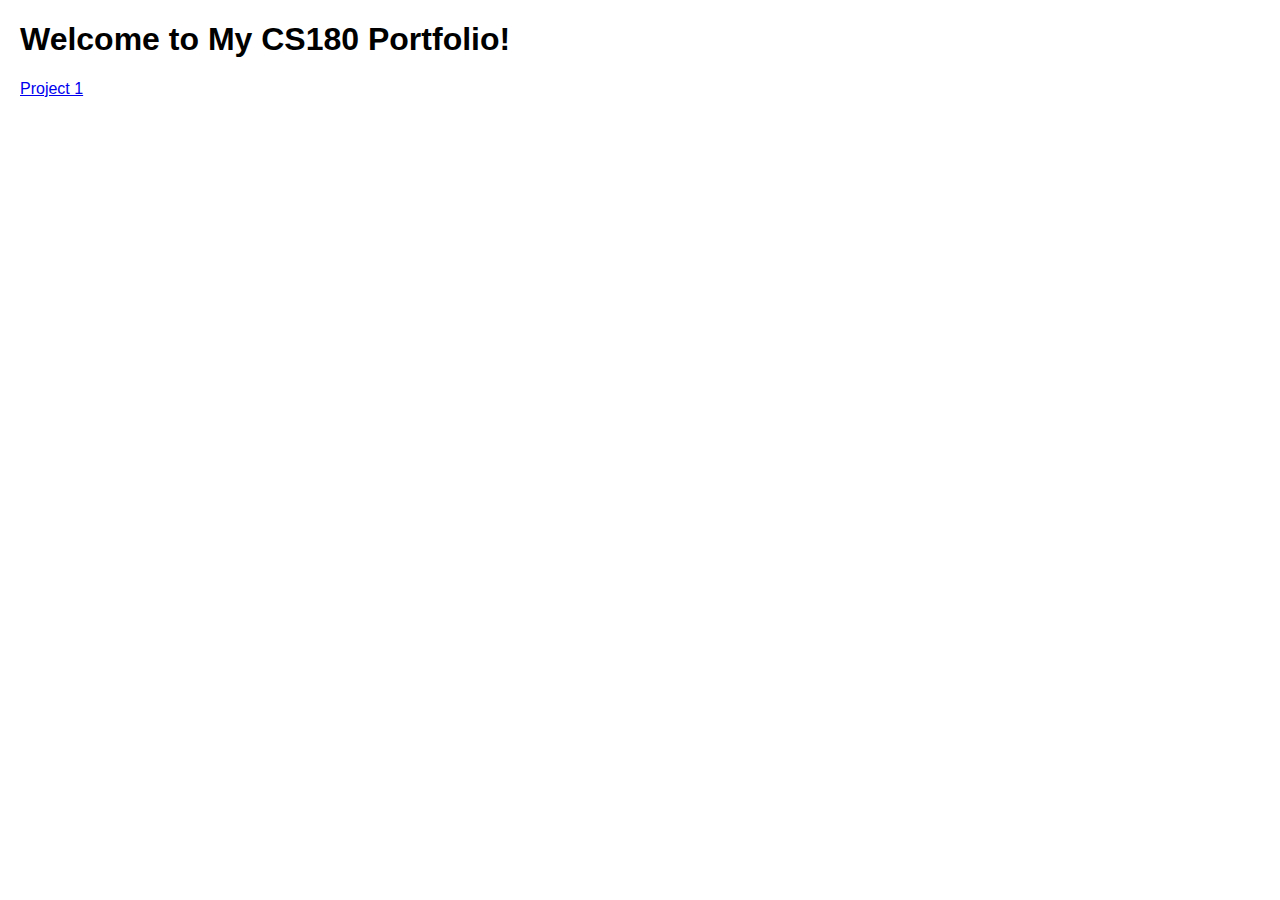
<file: index.html>
<!DOCTYPE html>
<html>
<head>
    <title>My Portfolio</title>
    <style>
        body {
            font-family: Arial, sans-serif;
            margin: 20px;
        }
    </style>
</head>
<body>
    <h1>Welcome to My CS180 Portfolio!</h1>
    <a href="./1/index.html">Project 1</a>
</body>
</html>
</file>
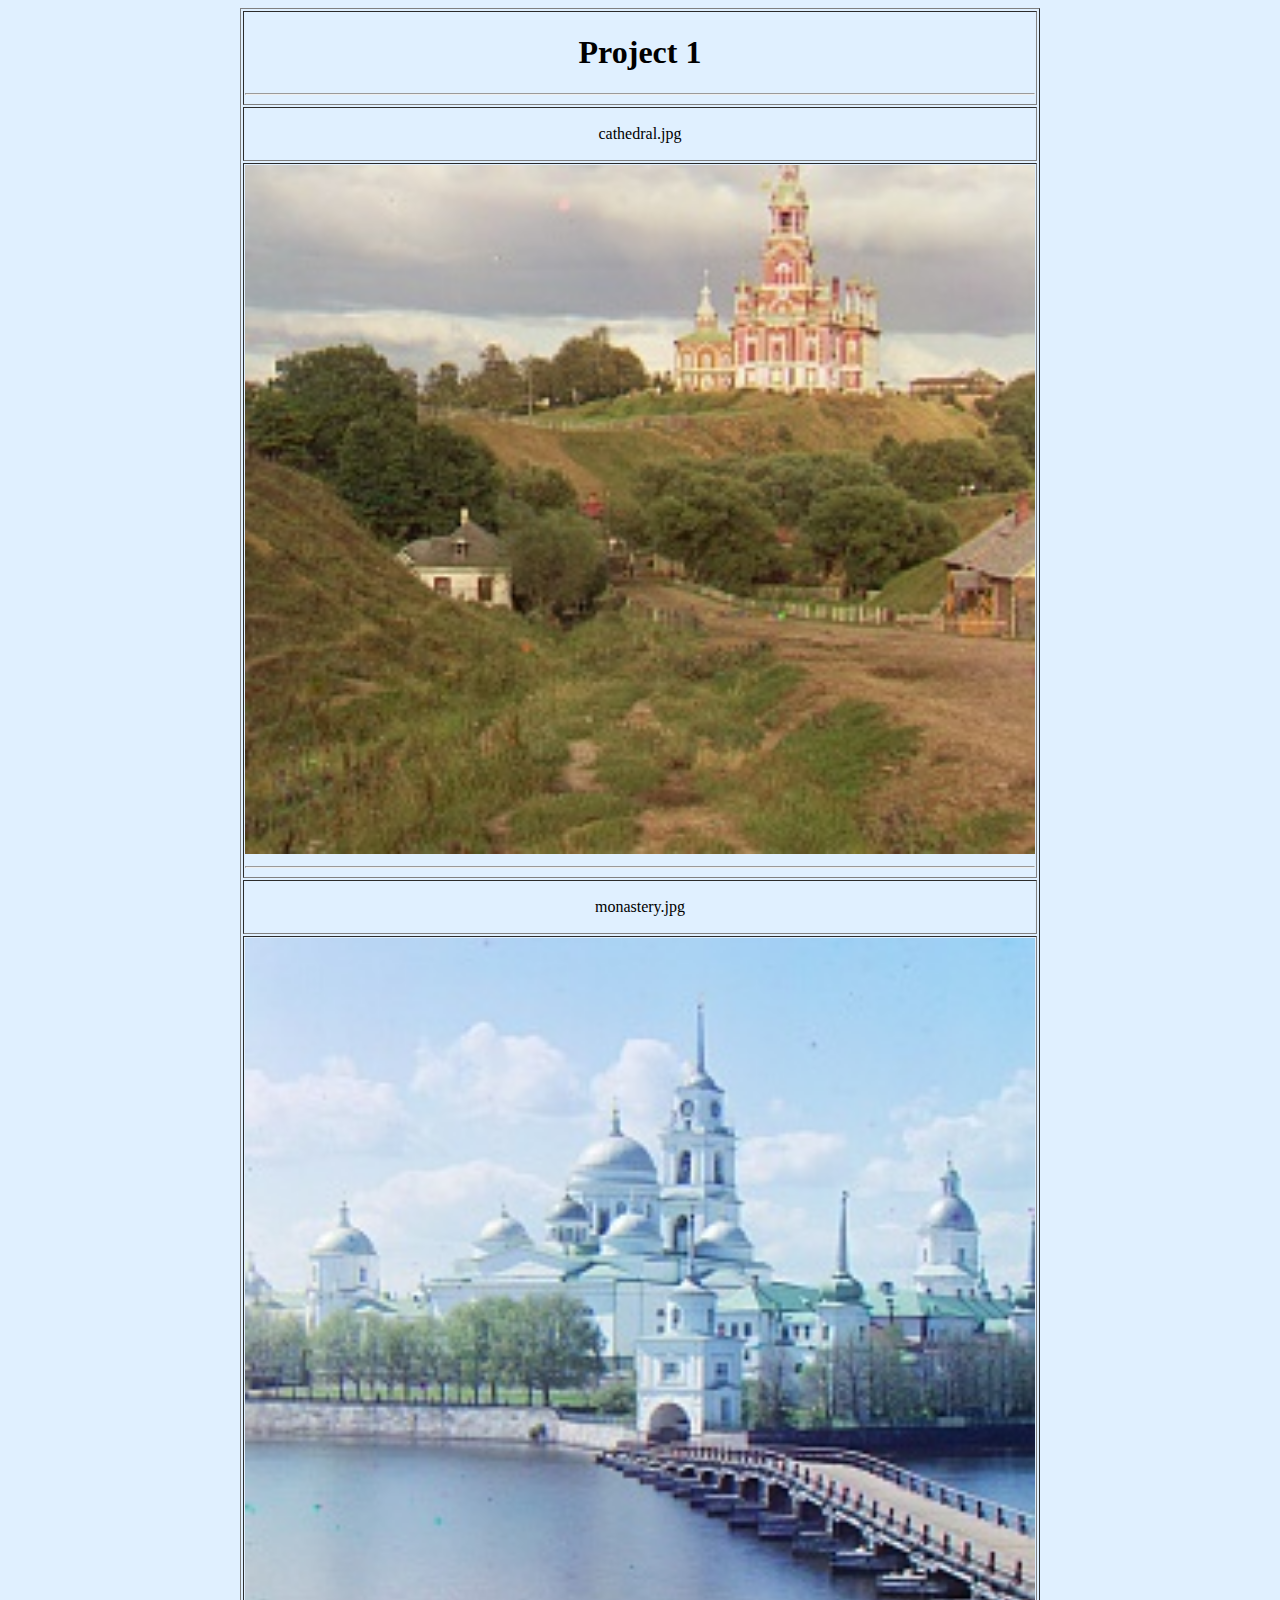
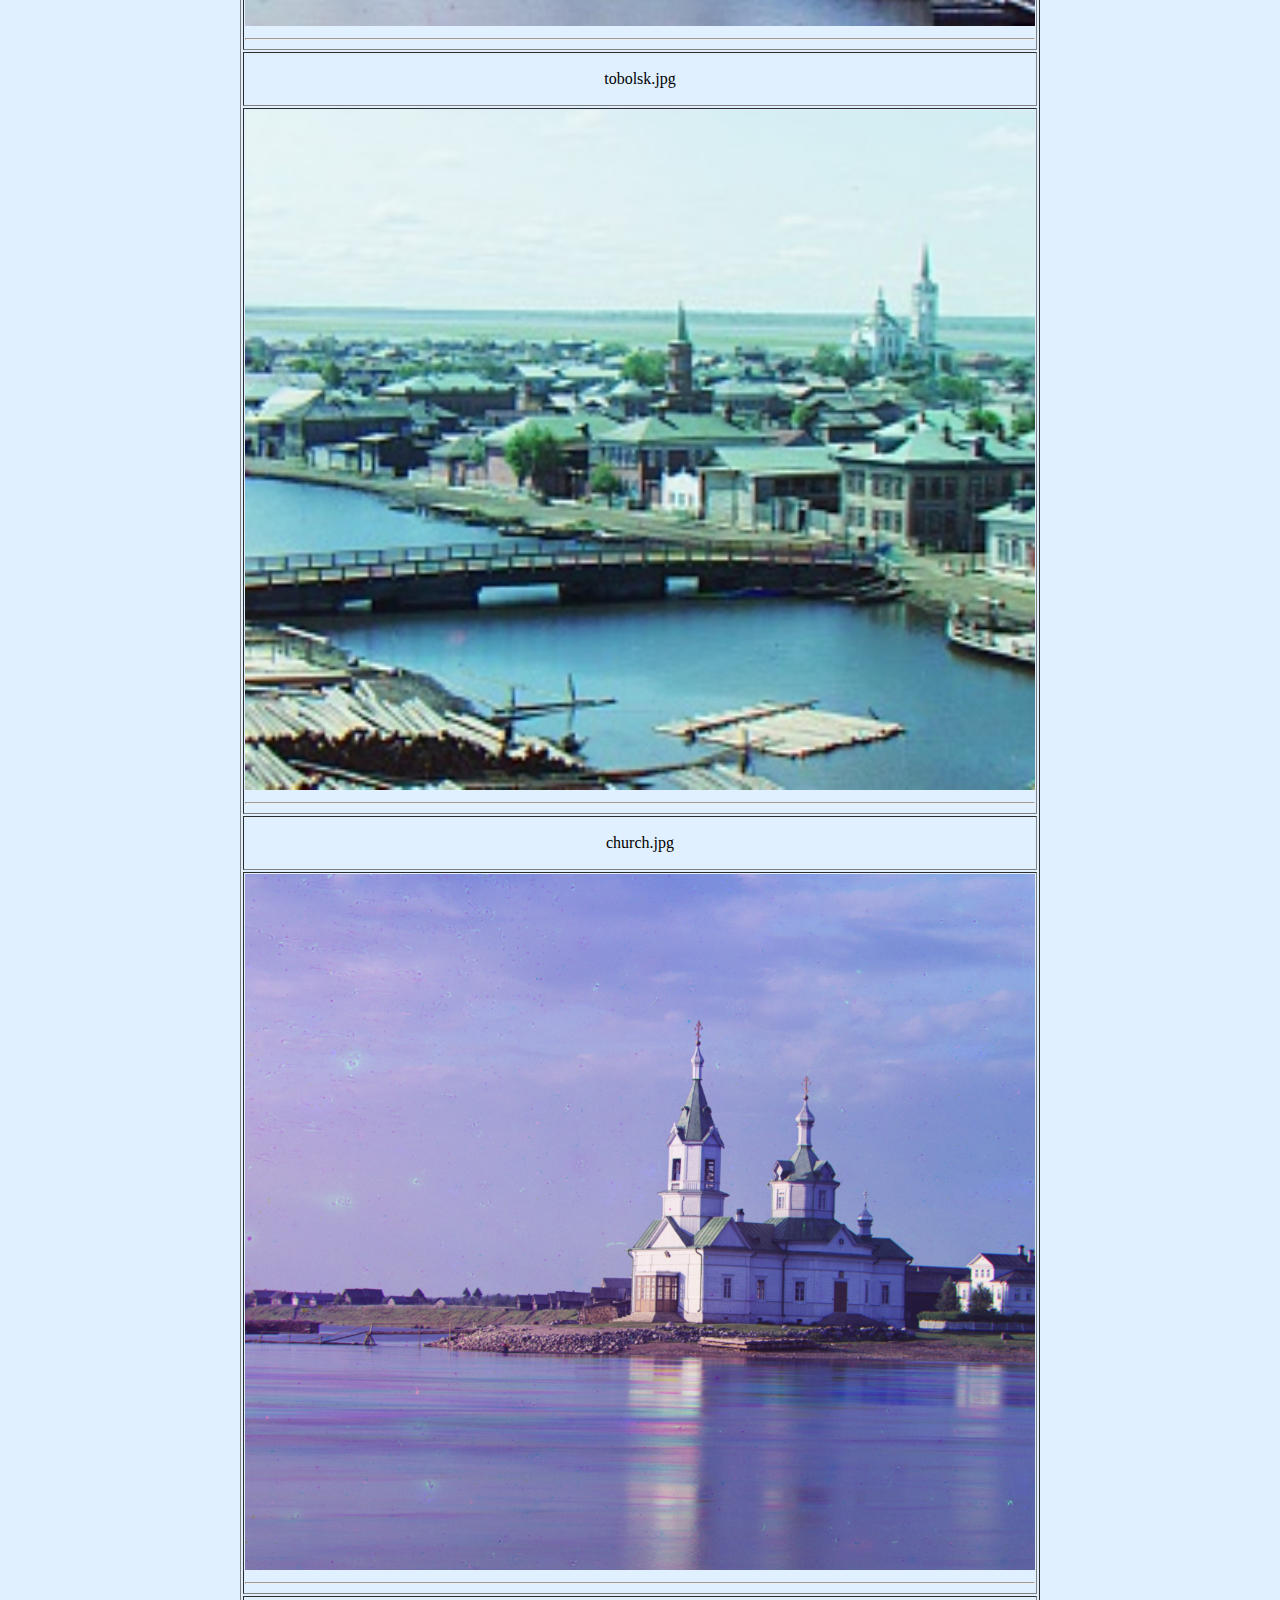
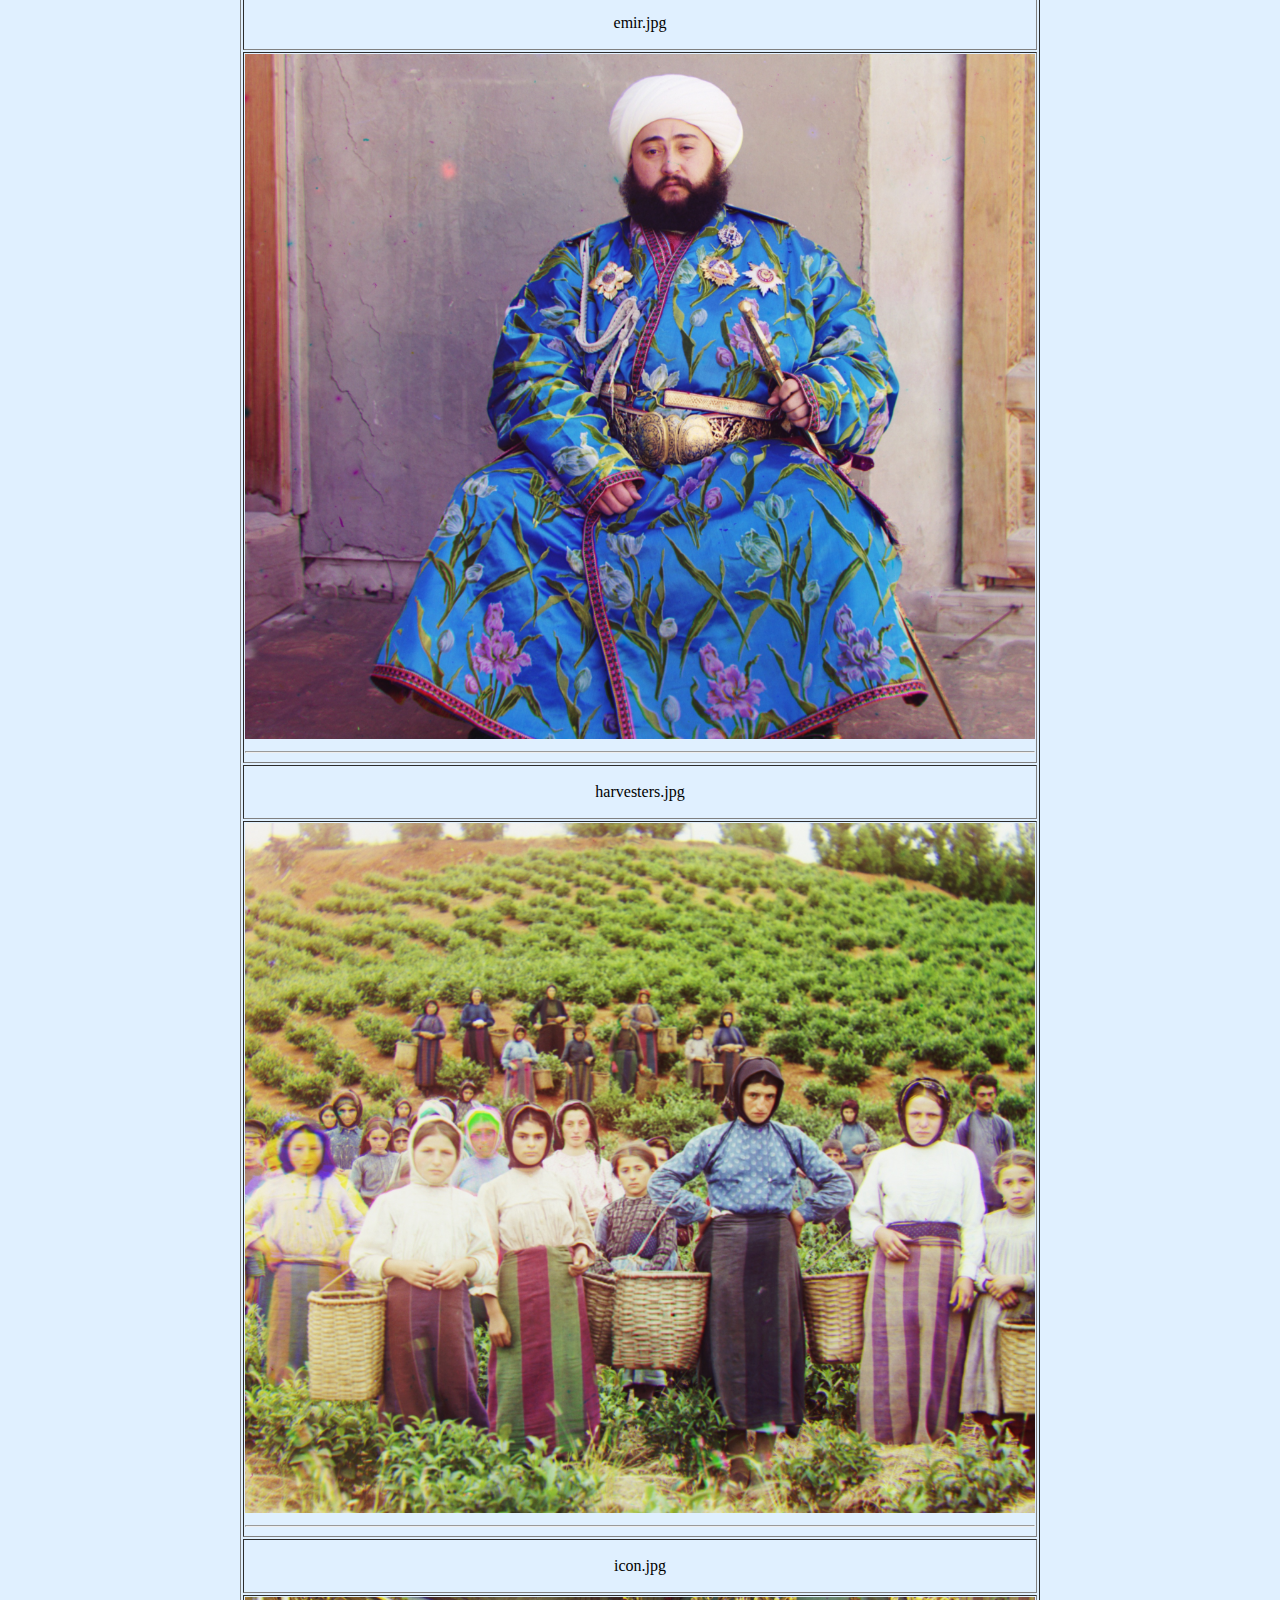
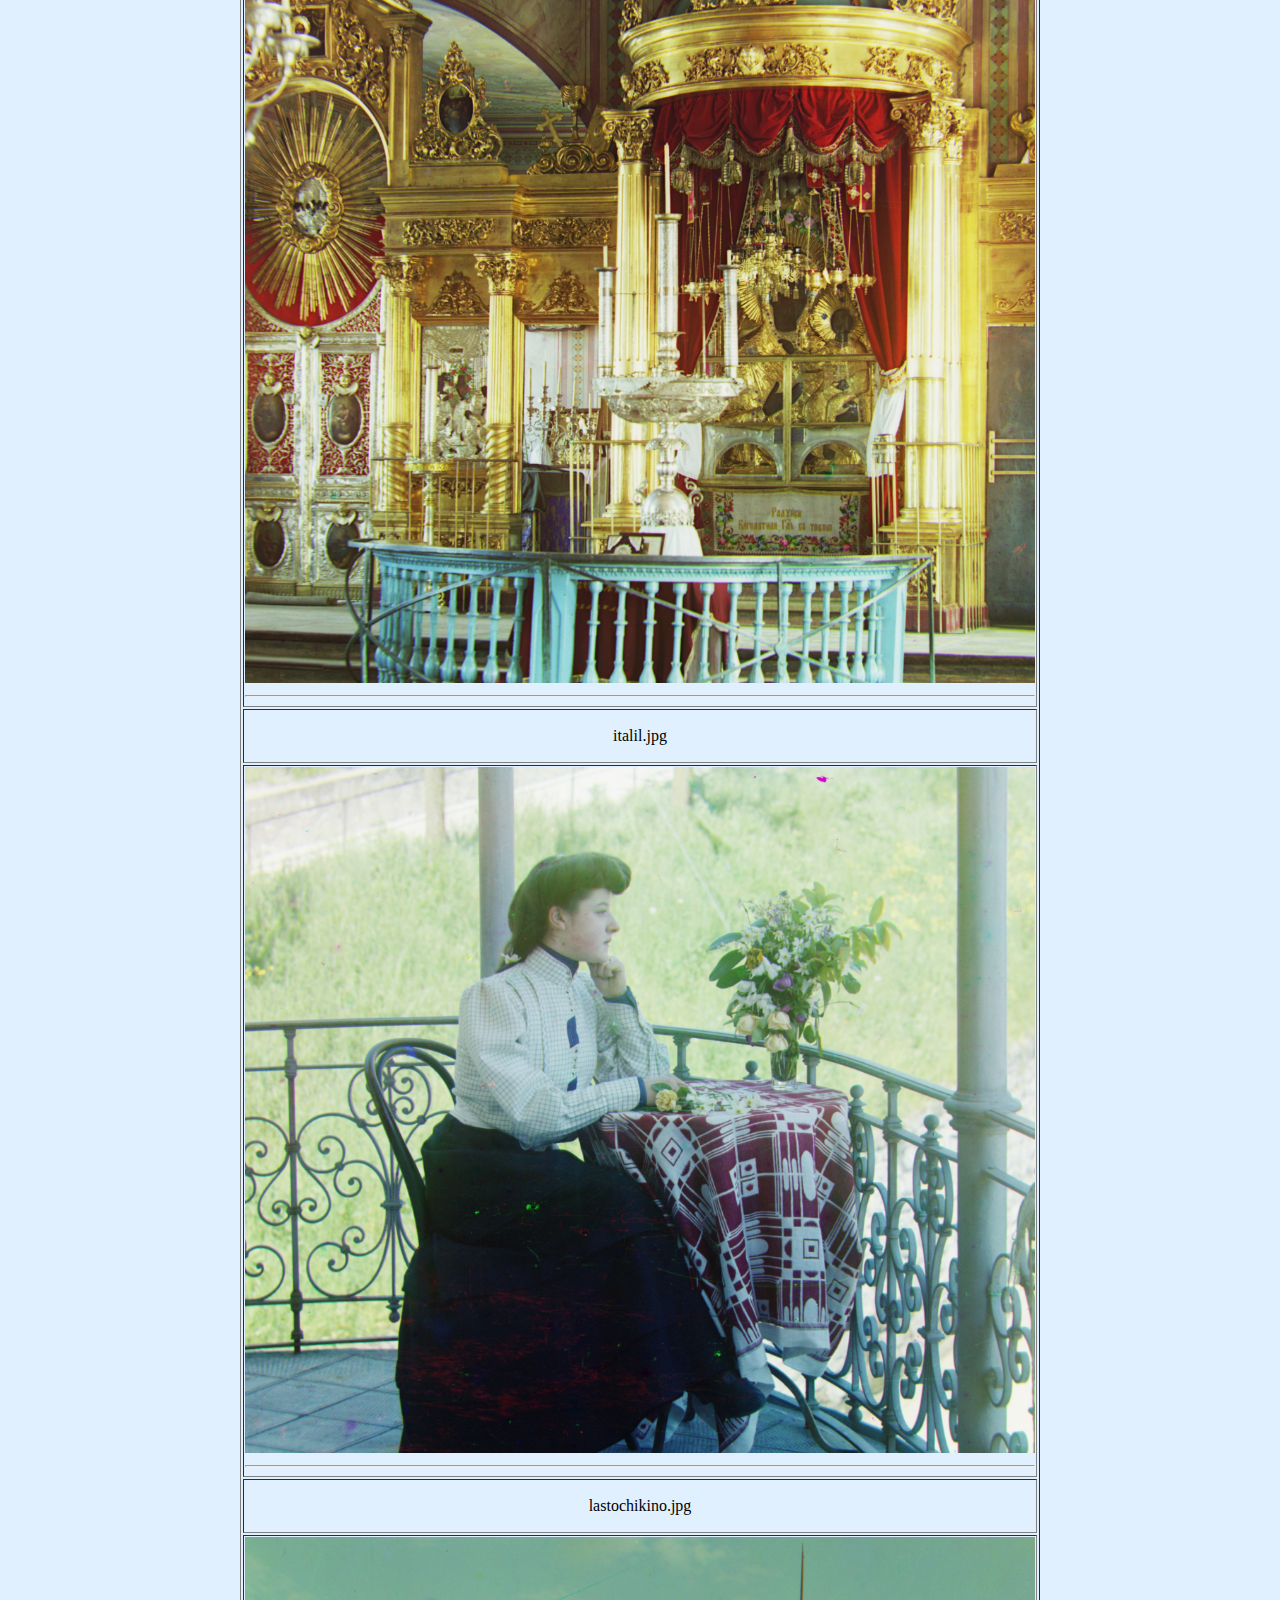
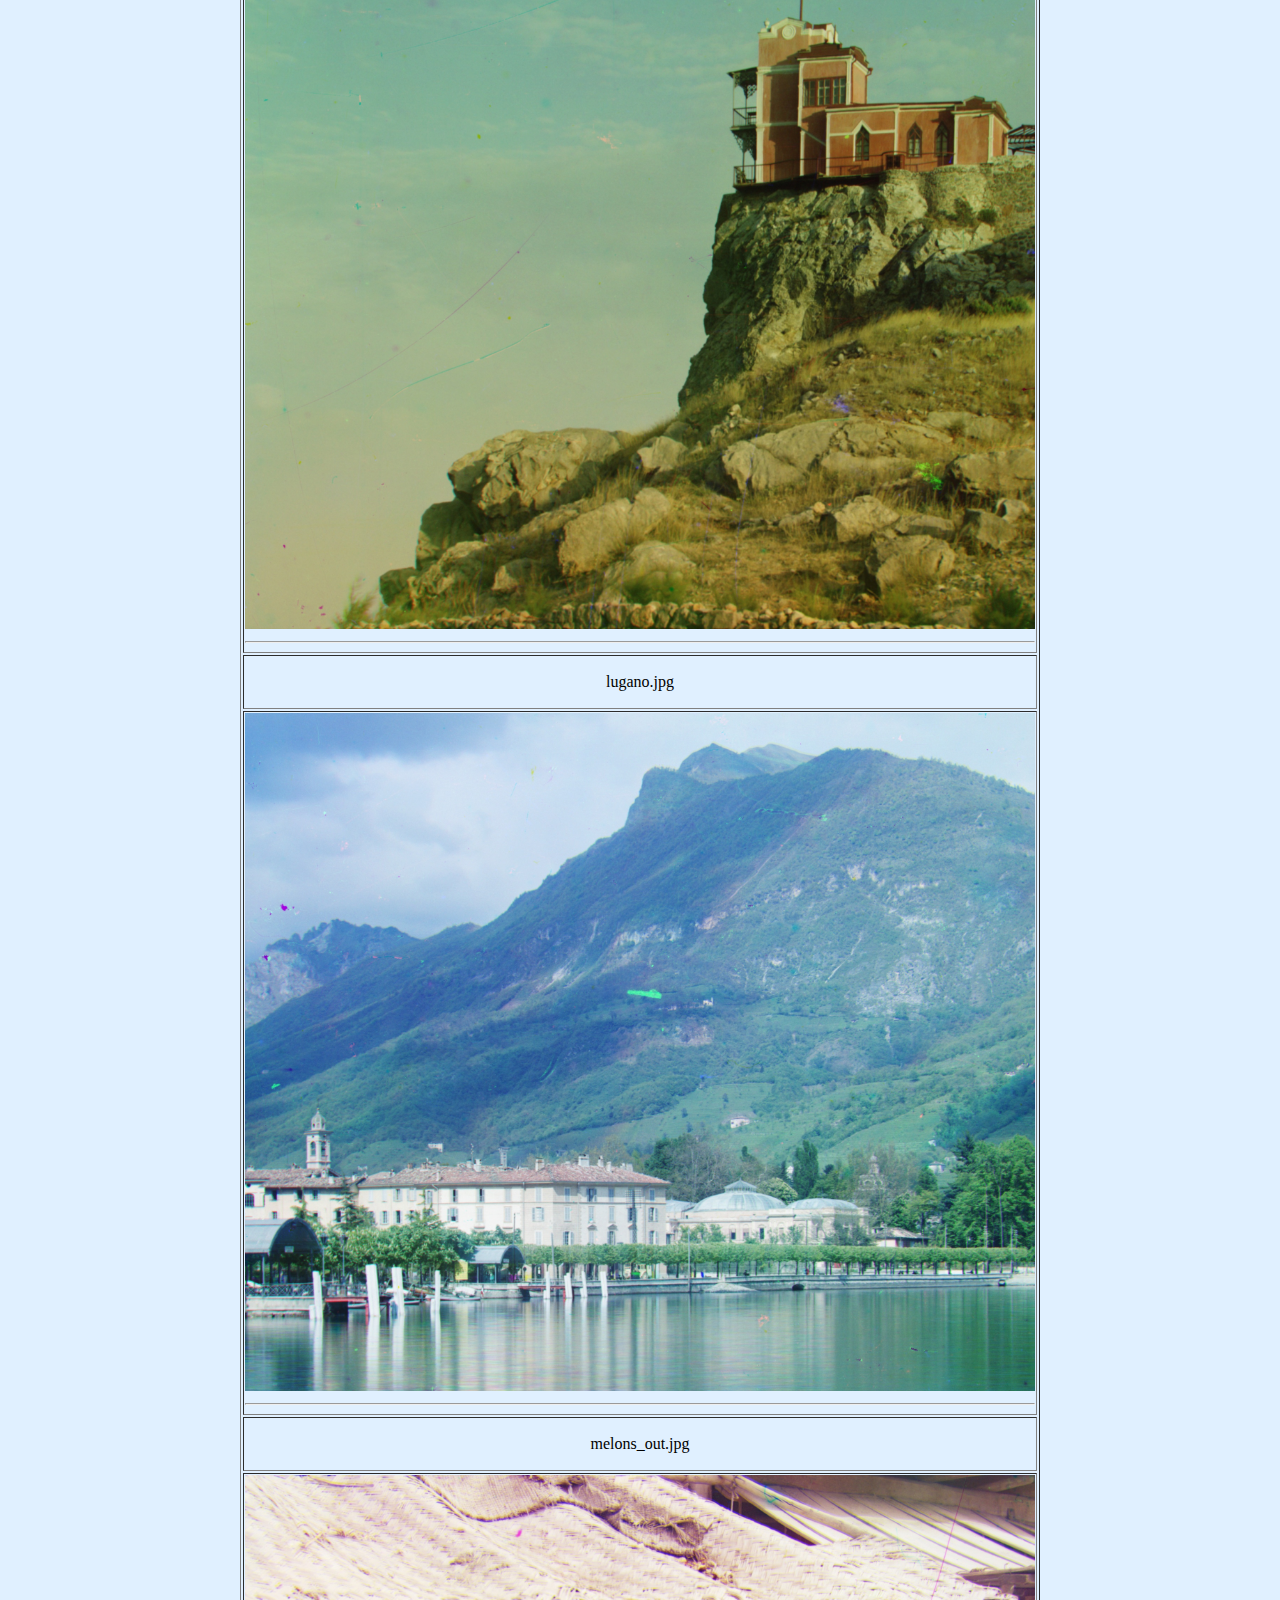
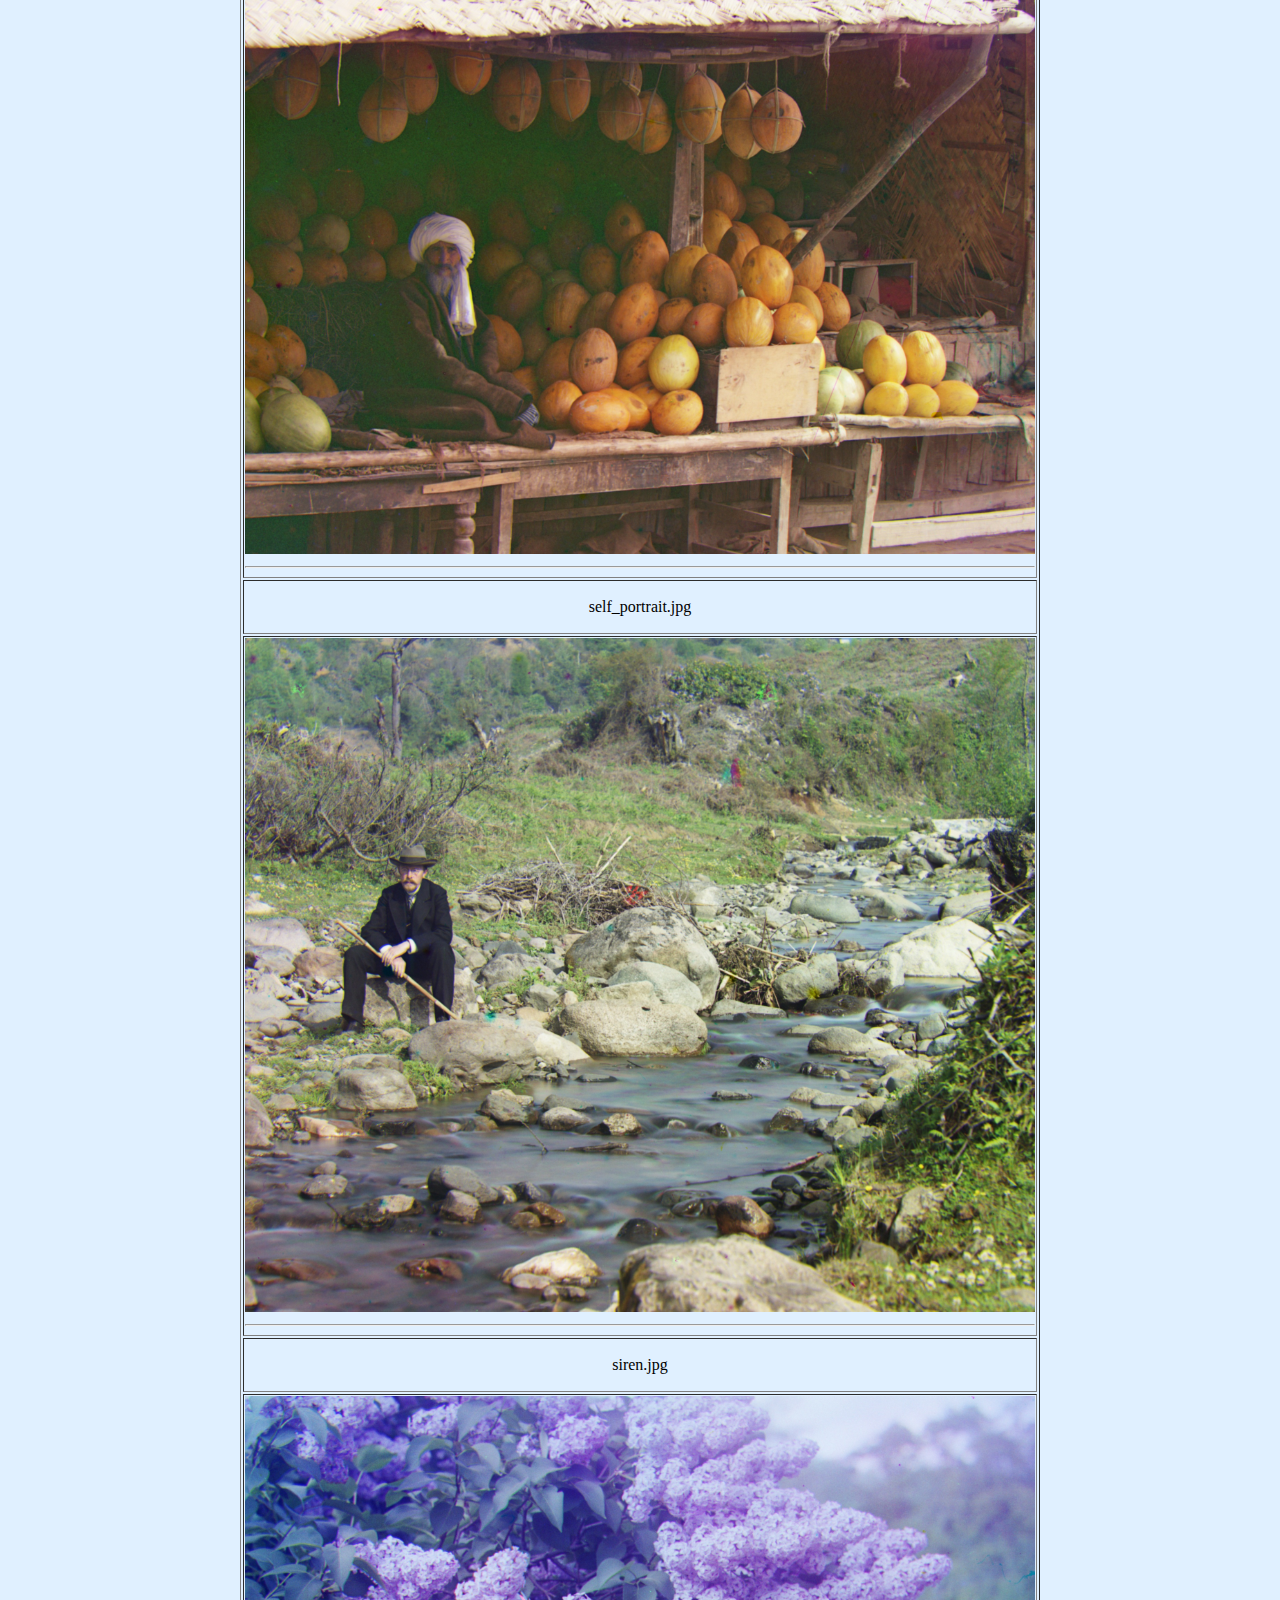
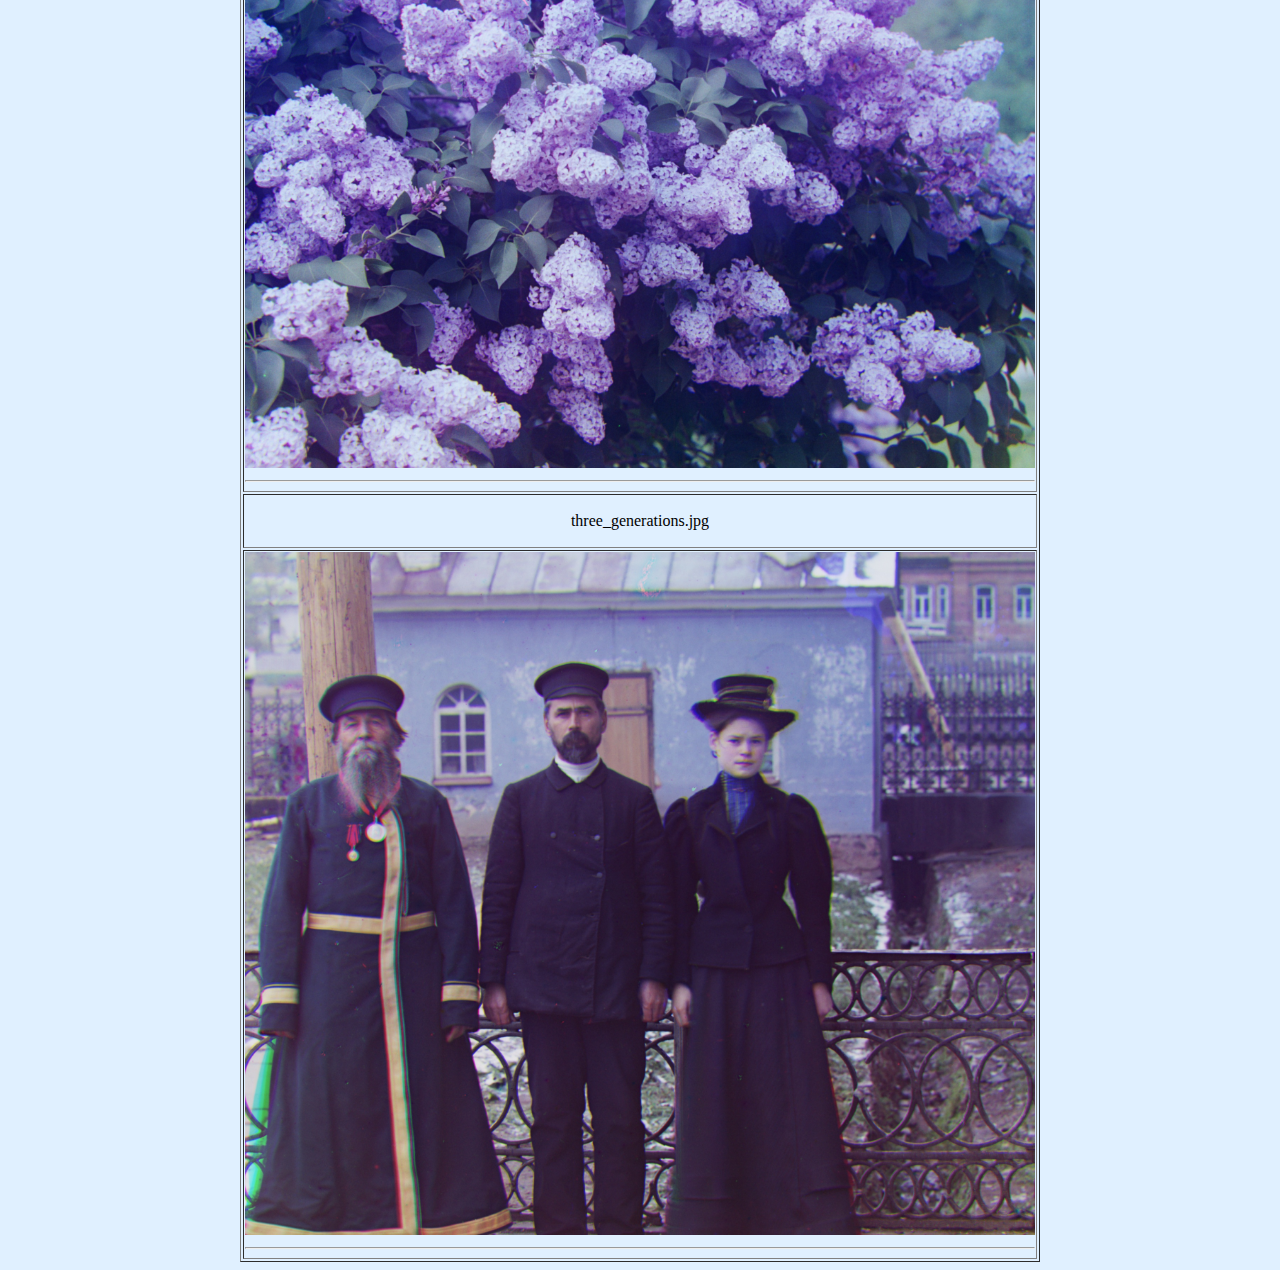
<file: 1/index.html>
<!DOCTYPE html>
<html>

<head>
    <meta charset="UTF-8">
    <title>Project 1</title>
    <style>
        body {
            background-color: #e0f0ff;
        }
    </style>
</head>

<body>
    <table align="center" width="800px" border="1px">
        <tr>
            <td align="center">
                <h1>Project 1</h1>
                <hr>
            </td>
        </tr>

        <!--      image 1     -->
        <tr>
            <td align="center">
                <p>cathedral.jpg</p>
            </td>
        </tr>
        <tr>
            <td>
                <img src="single/cathedral_out.jpg" width="100%" />
                <hr>
            </td>
        </tr>
        <!--      image 2     -->
        <tr>
            <td align="center">
                <p>monastery.jpg</p>
            </td>
        </tr>
        <tr>
            <td>
                <img src="single/monastery_out.jpg" width="100%" />
                <hr>
            </td>
        </tr>
        <!--      image 3     -->
        <tr>
            <td align="center">
                <p>tobolsk.jpg</p>
            </td>
        </tr>
        <tr>
            <td>
                <img src="single/tobolsk_out.jpg" width="100%" />
                <hr>
            </td>
        </tr>
        <!--      image 1     -->
        <tr>
            <td align="center">
                <p>church.jpg</p>
            </td>
        </tr>
        <tr>
            <td>
                <img src="multi/church_out.jpg" width="100%" />
                <hr>
            </td>
        </tr>
        <!--      image 2     -->
        <tr>
            <td align="center">
                <p>emir.jpg</p>
            </td>
        </tr>
        <tr>
            <td>
                <img src="multi/emir_out.jpg" width="100%" />
                <hr>
            </td>
        </tr>
        <!--      image 3     -->
        <tr>
            <td align="center">
                <p>harvesters.jpg</p>
            </td>
        </tr>
        <tr>
            <td>
                <img src="multi/harvesters_out.jpg" width="100%" />
                <hr>
            </td>
        </tr>
        <!--      image 4     -->
        <tr>
            <td align="center">
                <p>icon.jpg</p>
            </td>
        </tr>
        <tr>
            <td>
                <img src="multi/icon_out.jpg" width="100%" />
                <hr>
            </td>
        </tr>
        <!--      image 5     -->
        <tr>
            <td align="center">
                <p>italil.jpg</p>
            </td>
        </tr>
        <tr>
            <td>
                <img src="multi/italil_out.jpg" width="100%" />
                <hr>
            </td>
        </tr>
        <!--      image 6     -->
        <tr>
            <td align="center">
                <p>lastochikino.jpg</p>
            </td>
        </tr>
        <tr>
            <td>
                <img src="multi/lastochikino_out.jpg" width="100%" />
                <hr>
            </td>
        </tr>

        <!--      image 7     -->
        <tr>
            <td align="center">
                <p>lugano.jpg</p>
            </td>
        </tr>
        <tr>
            <td>
                <img src="multi/lugano_out.jpg" width="100%" />
                <hr>
            </td>
        </tr>


        <!--      image 8     -->
        <tr>
            <td align="center">
                <p>melons_out.jpg</p>
            </td>
        </tr>
        <tr>
            <td>
                <img src="multi/melons_out.jpg" width="100%" />
                <hr>
            </td>
        </tr>


        <!--      image 9     -->
        <tr>
            <td align="center">
                <p>self_portrait.jpg</p>
            </td>
        </tr>
        <tr>
            <td>
                <img src="multi/self_portrait_out.jpg" width="100%" />
                <hr>
            </td>
        </tr>


        <!--      image 10     -->
        <tr>
            <td align="center">
                <p>siren.jpg</p>
            </td>
        </tr>
        <tr>
            <td>
                <img src="multi/siren_out.jpg" width="100%" />
                <hr>
            </td>
        </tr>

        <!--      image 11     -->
        <tr>
            <td align="center">
                <p>three_generations.jpg</p>
            </td>
        </tr>
        <tr>
            <td>
                <img src="multi/three_generations_out.jpg" width="100%" />
                <hr>
            </td>
        </tr>
    </table>

</body>

</html>
</file>
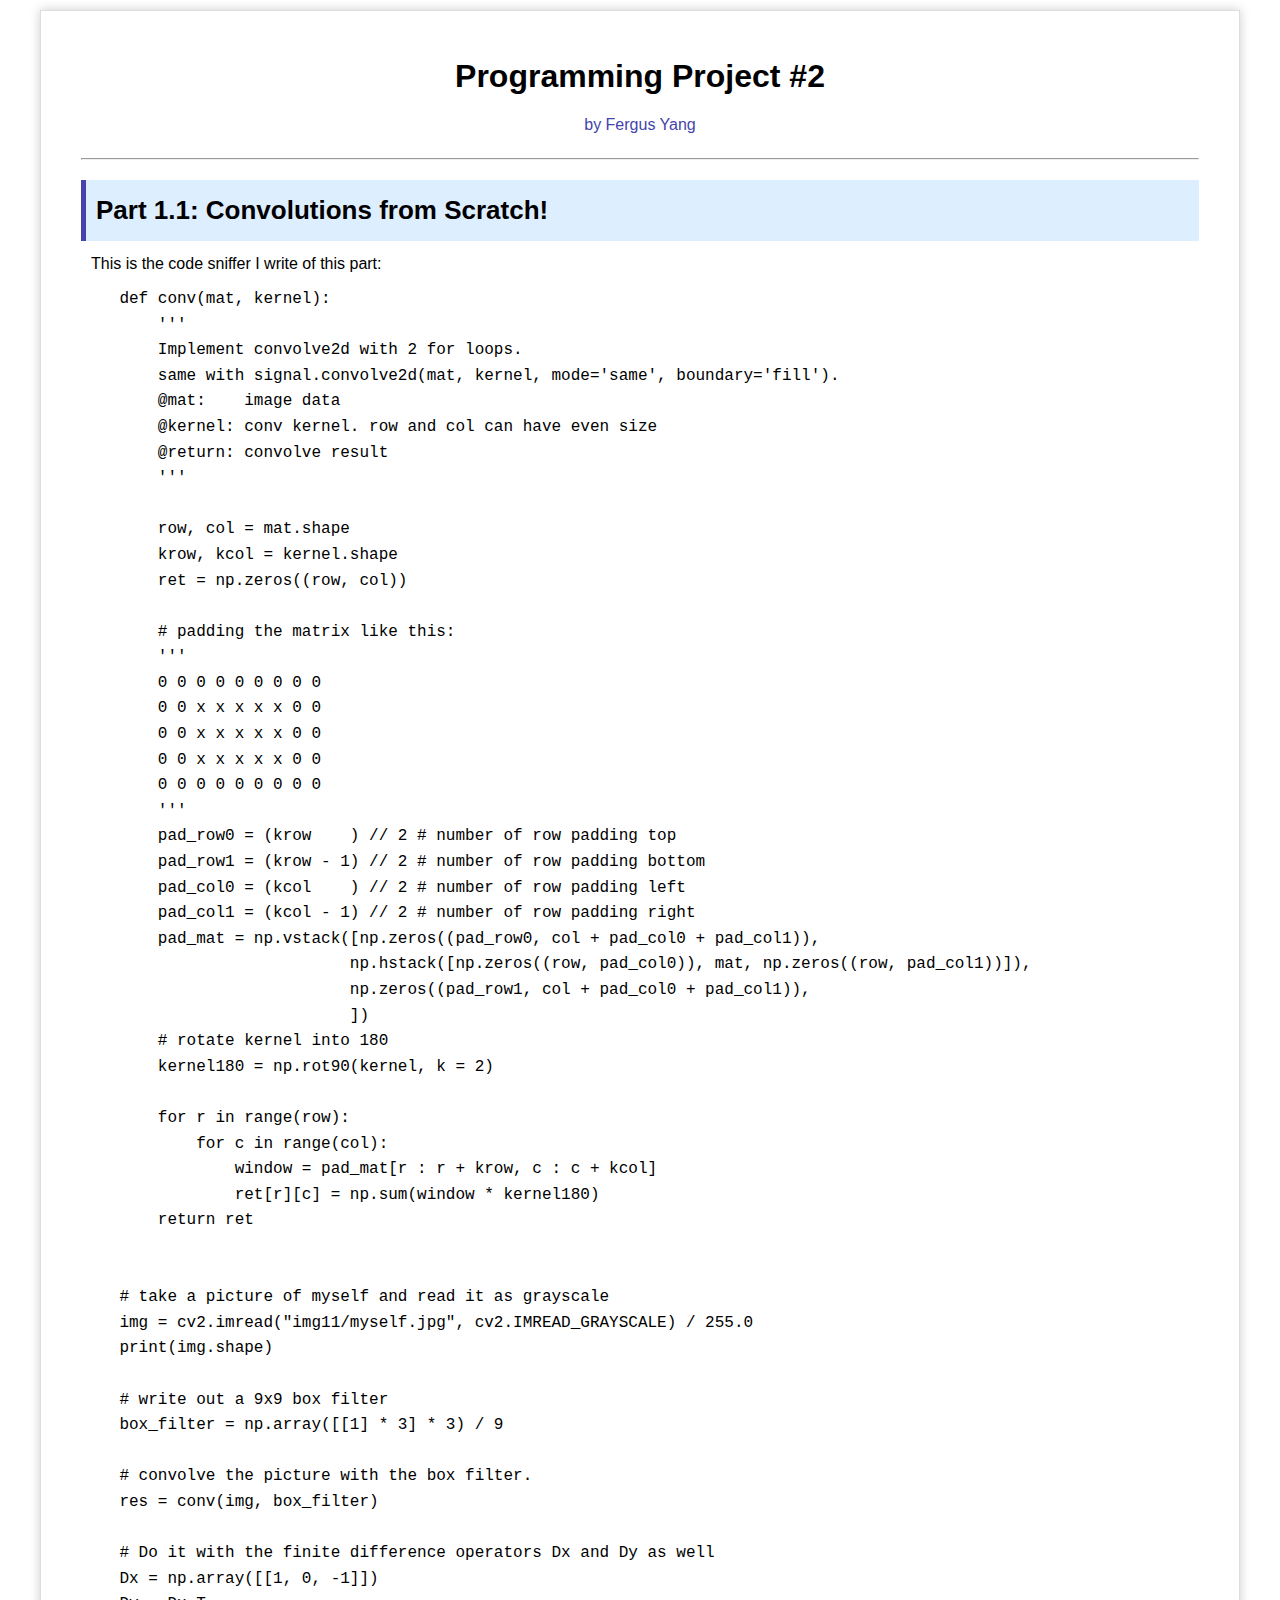
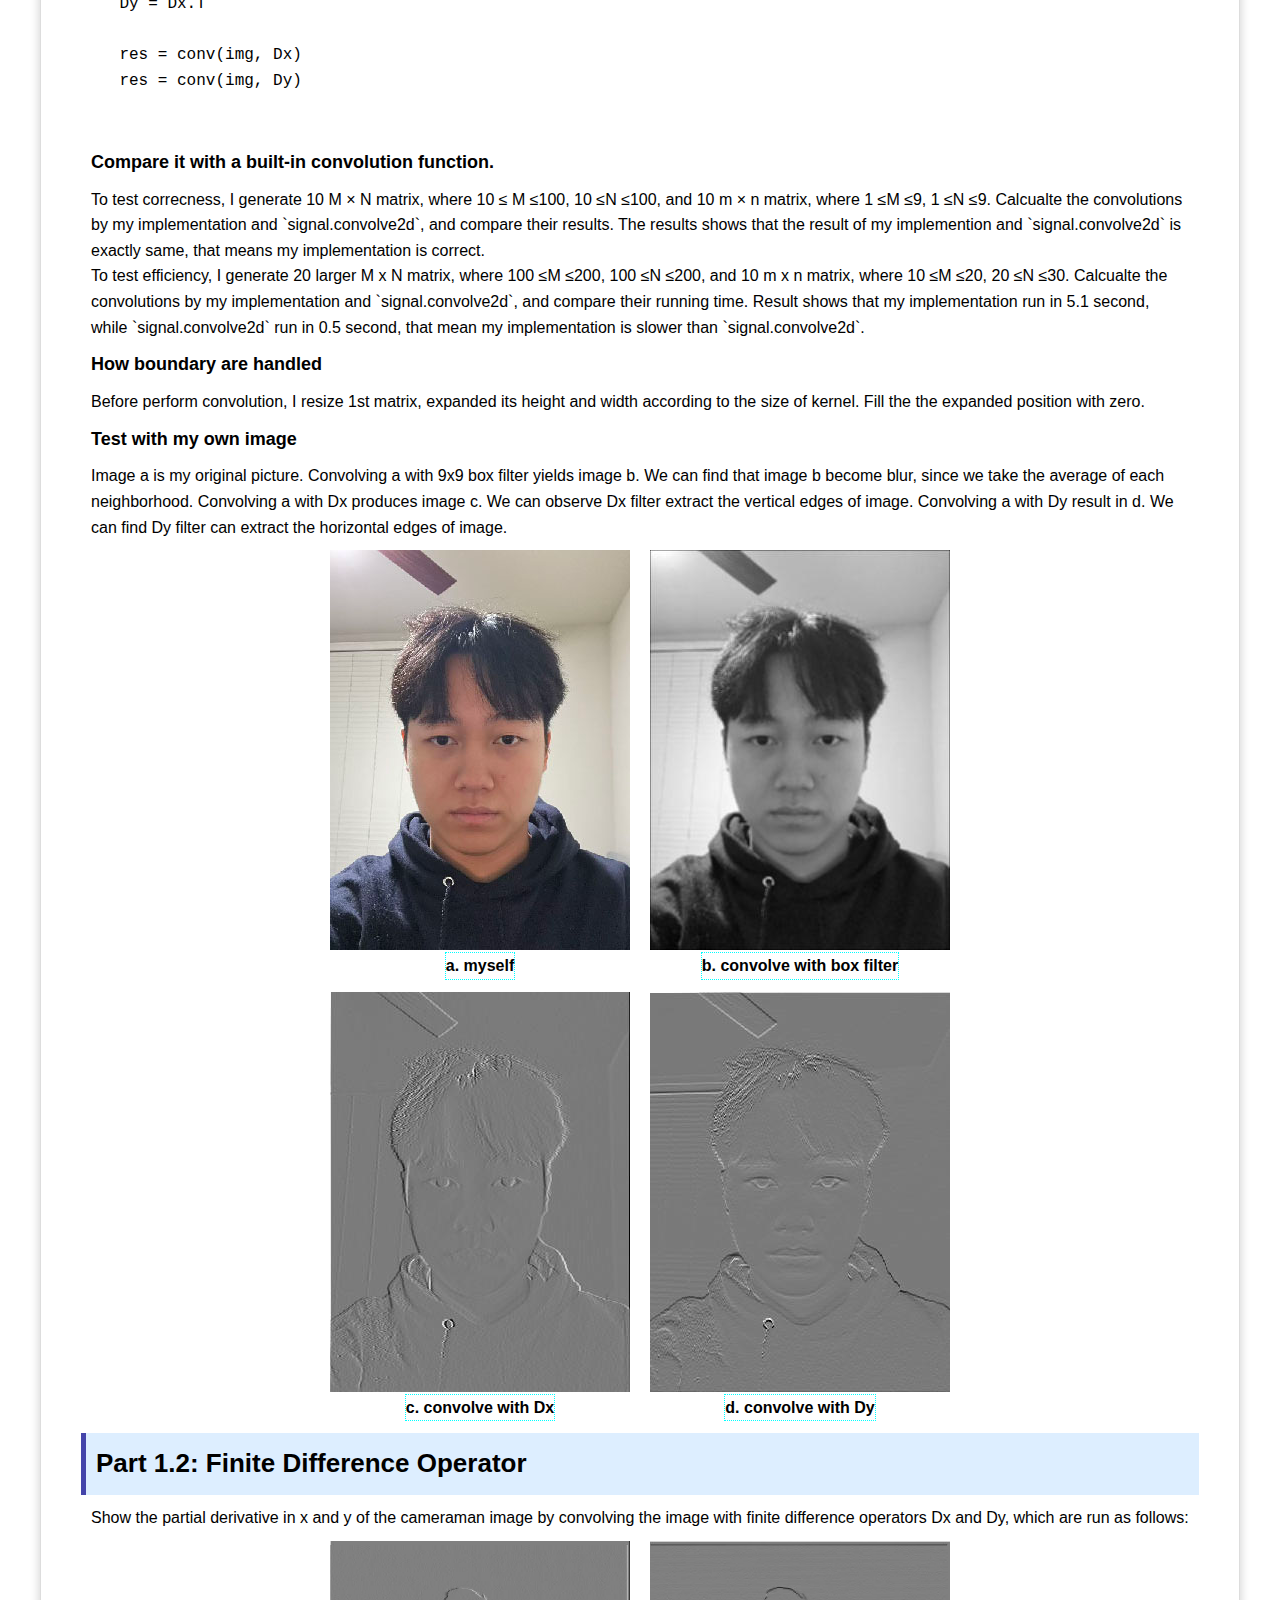
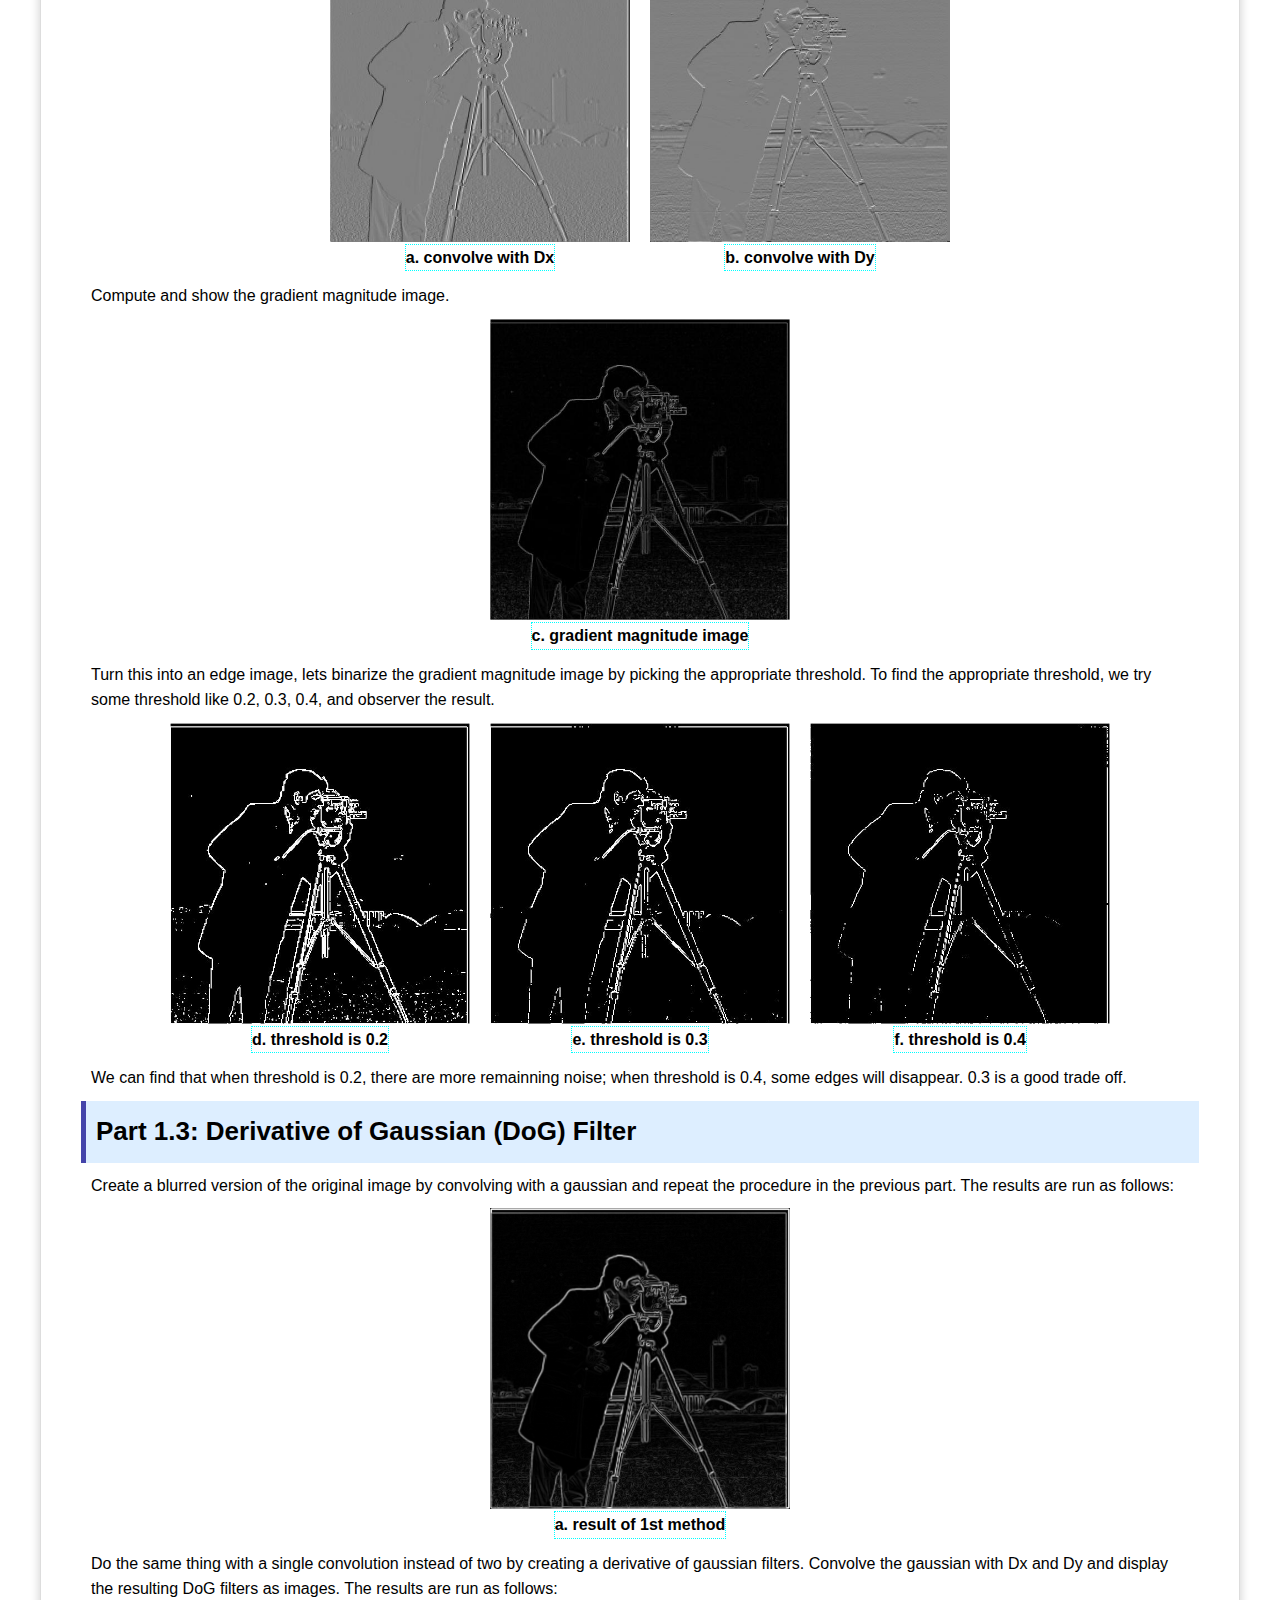
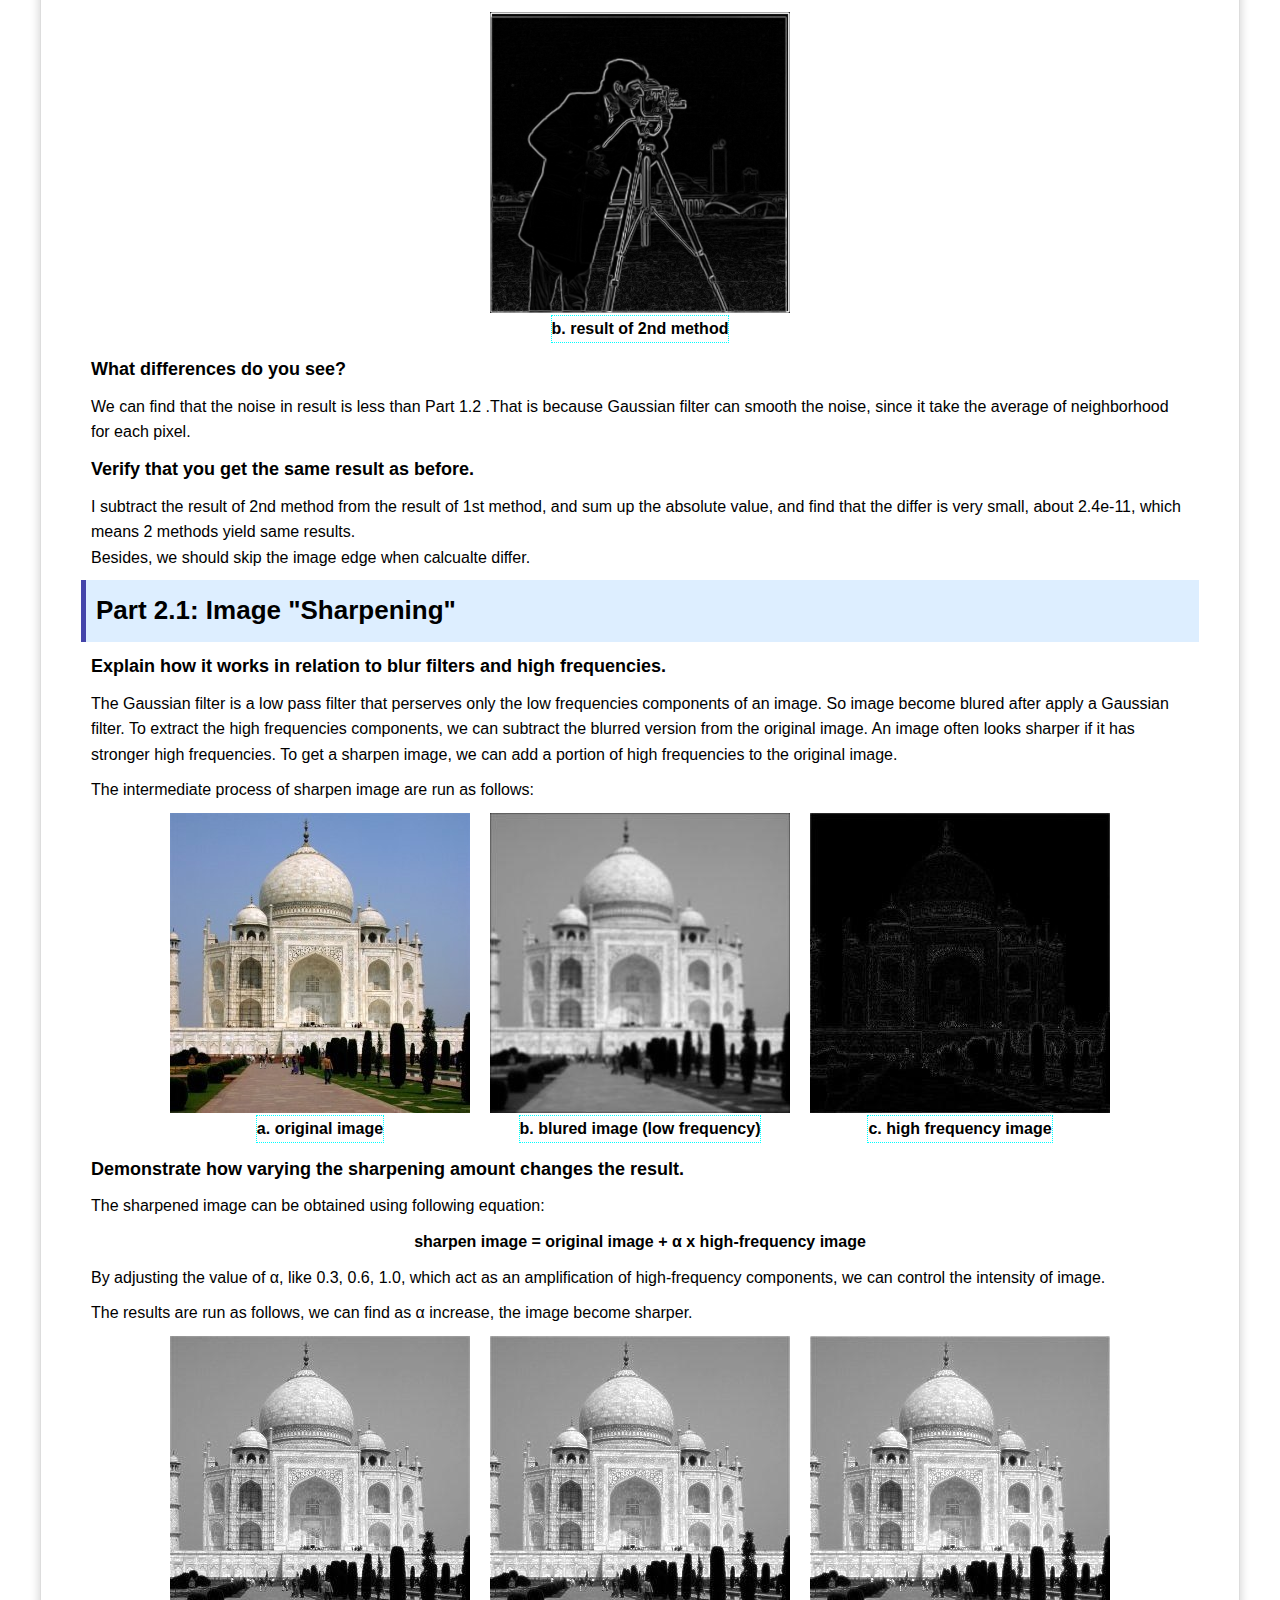
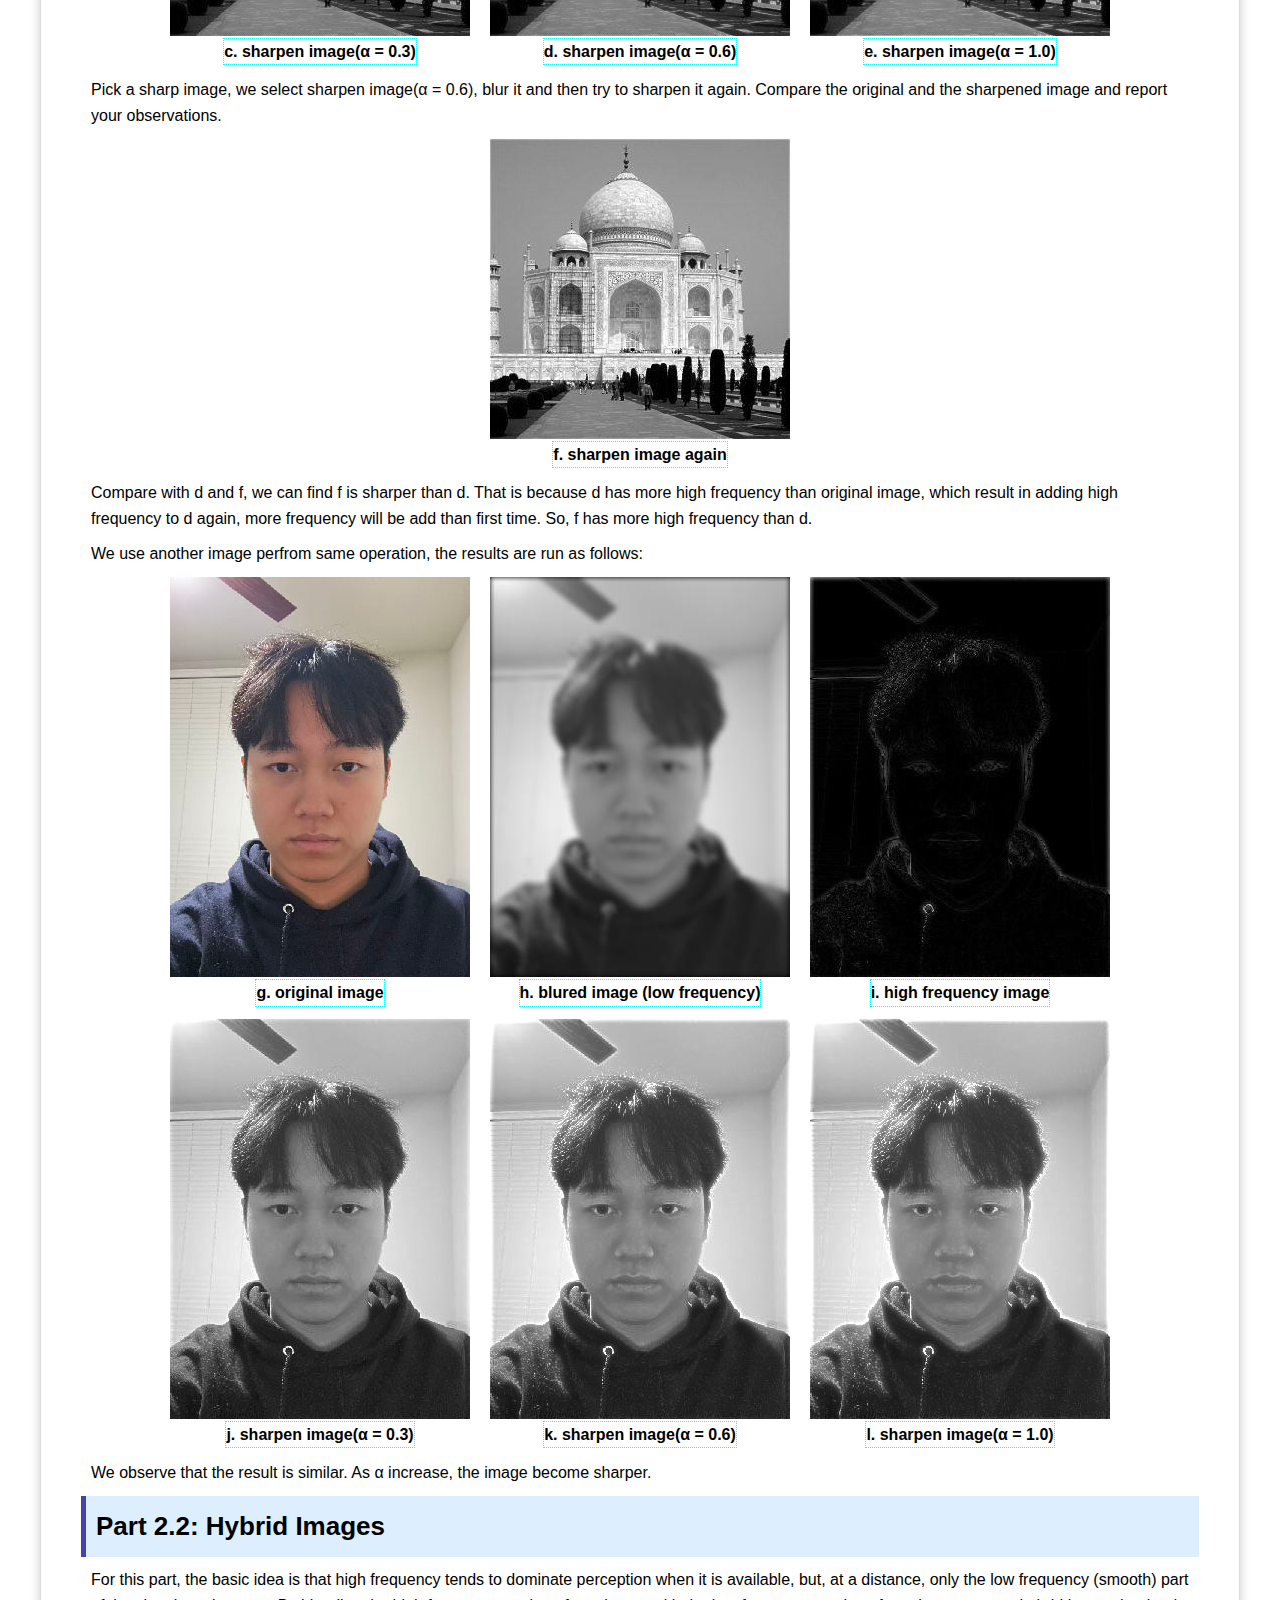
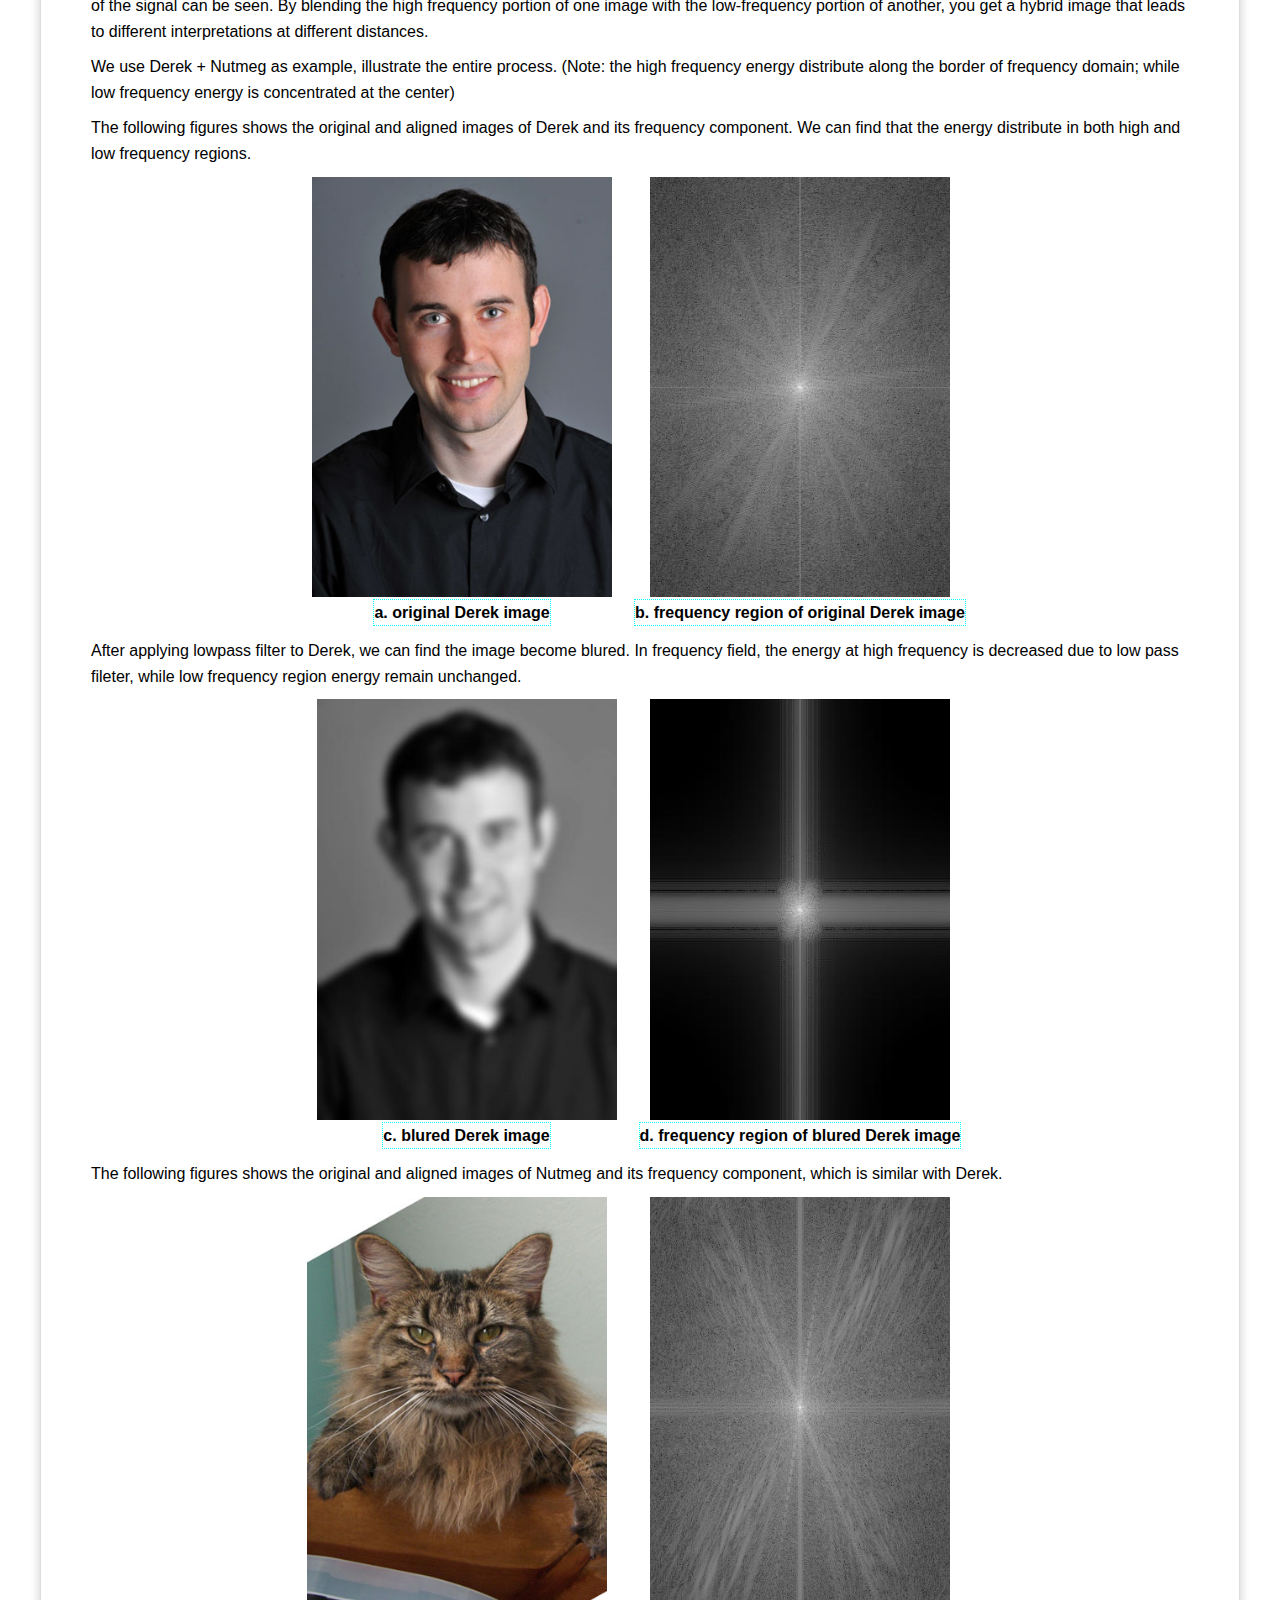
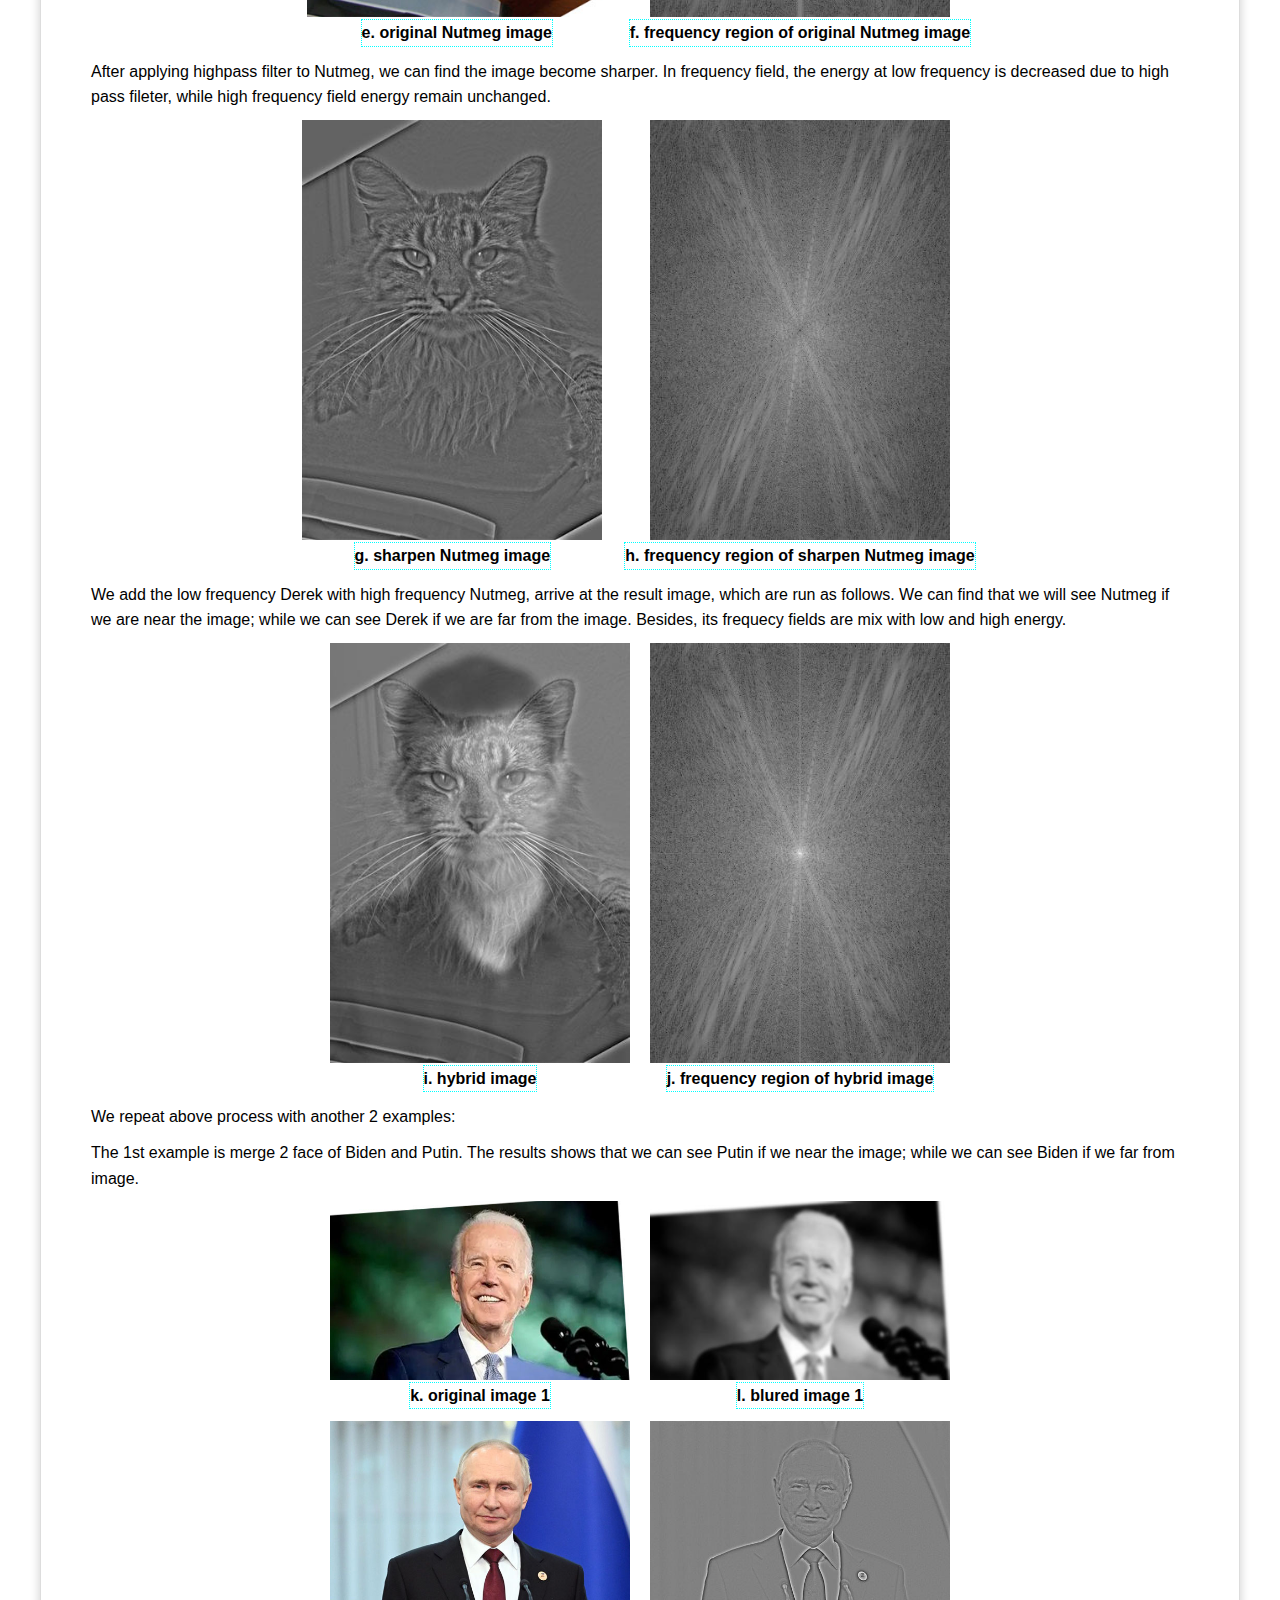
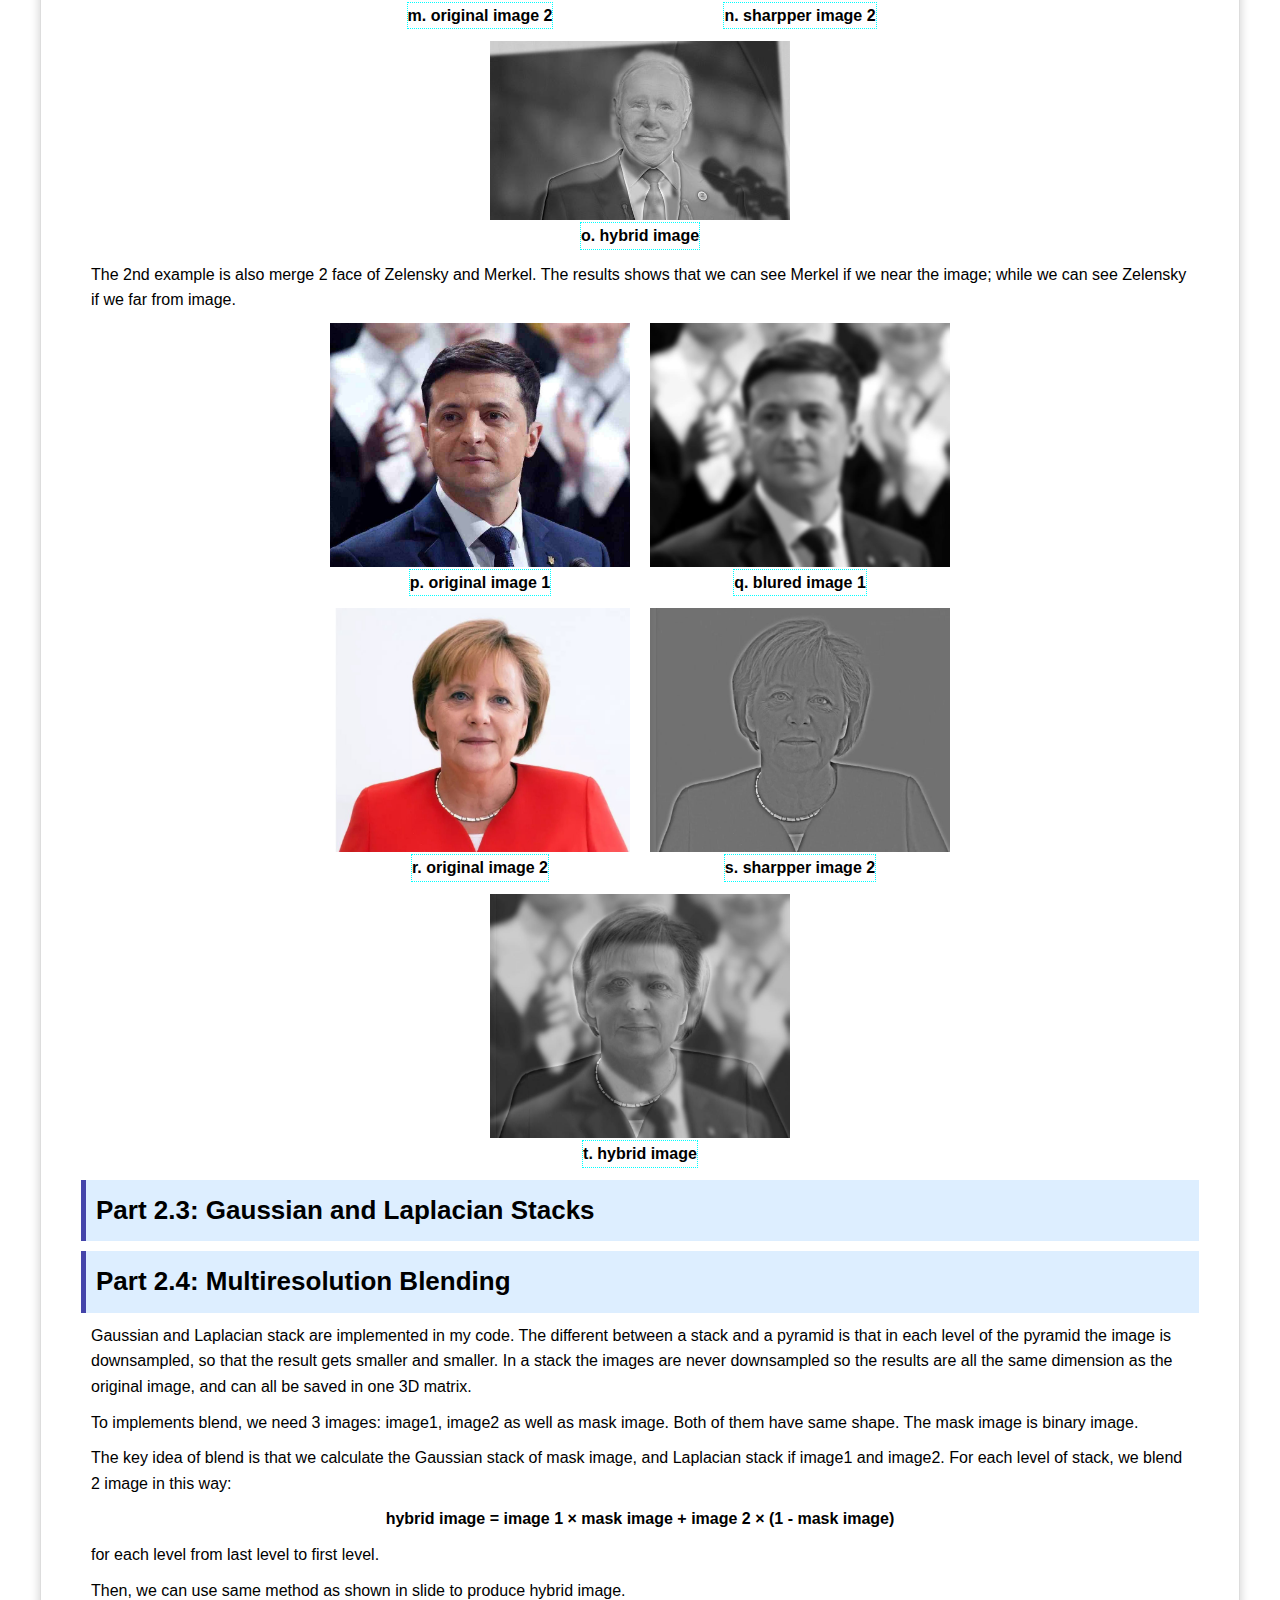
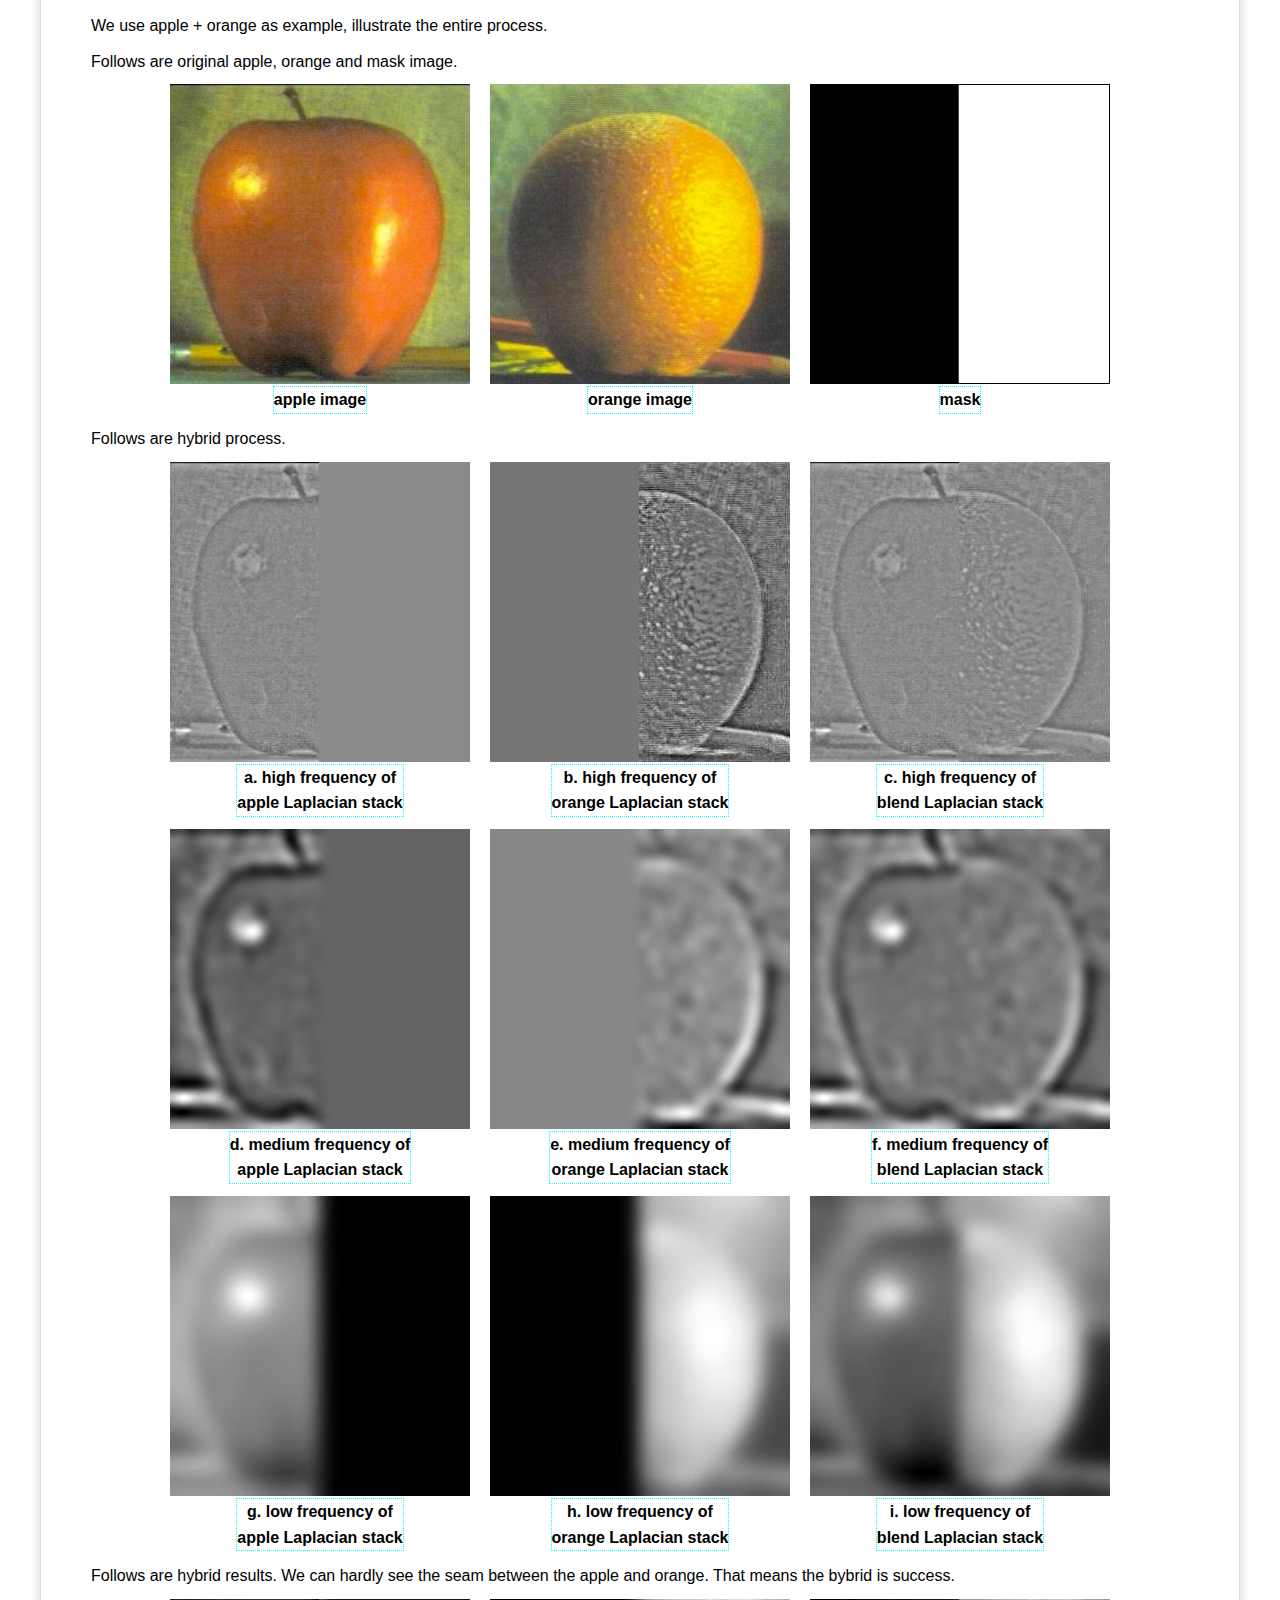
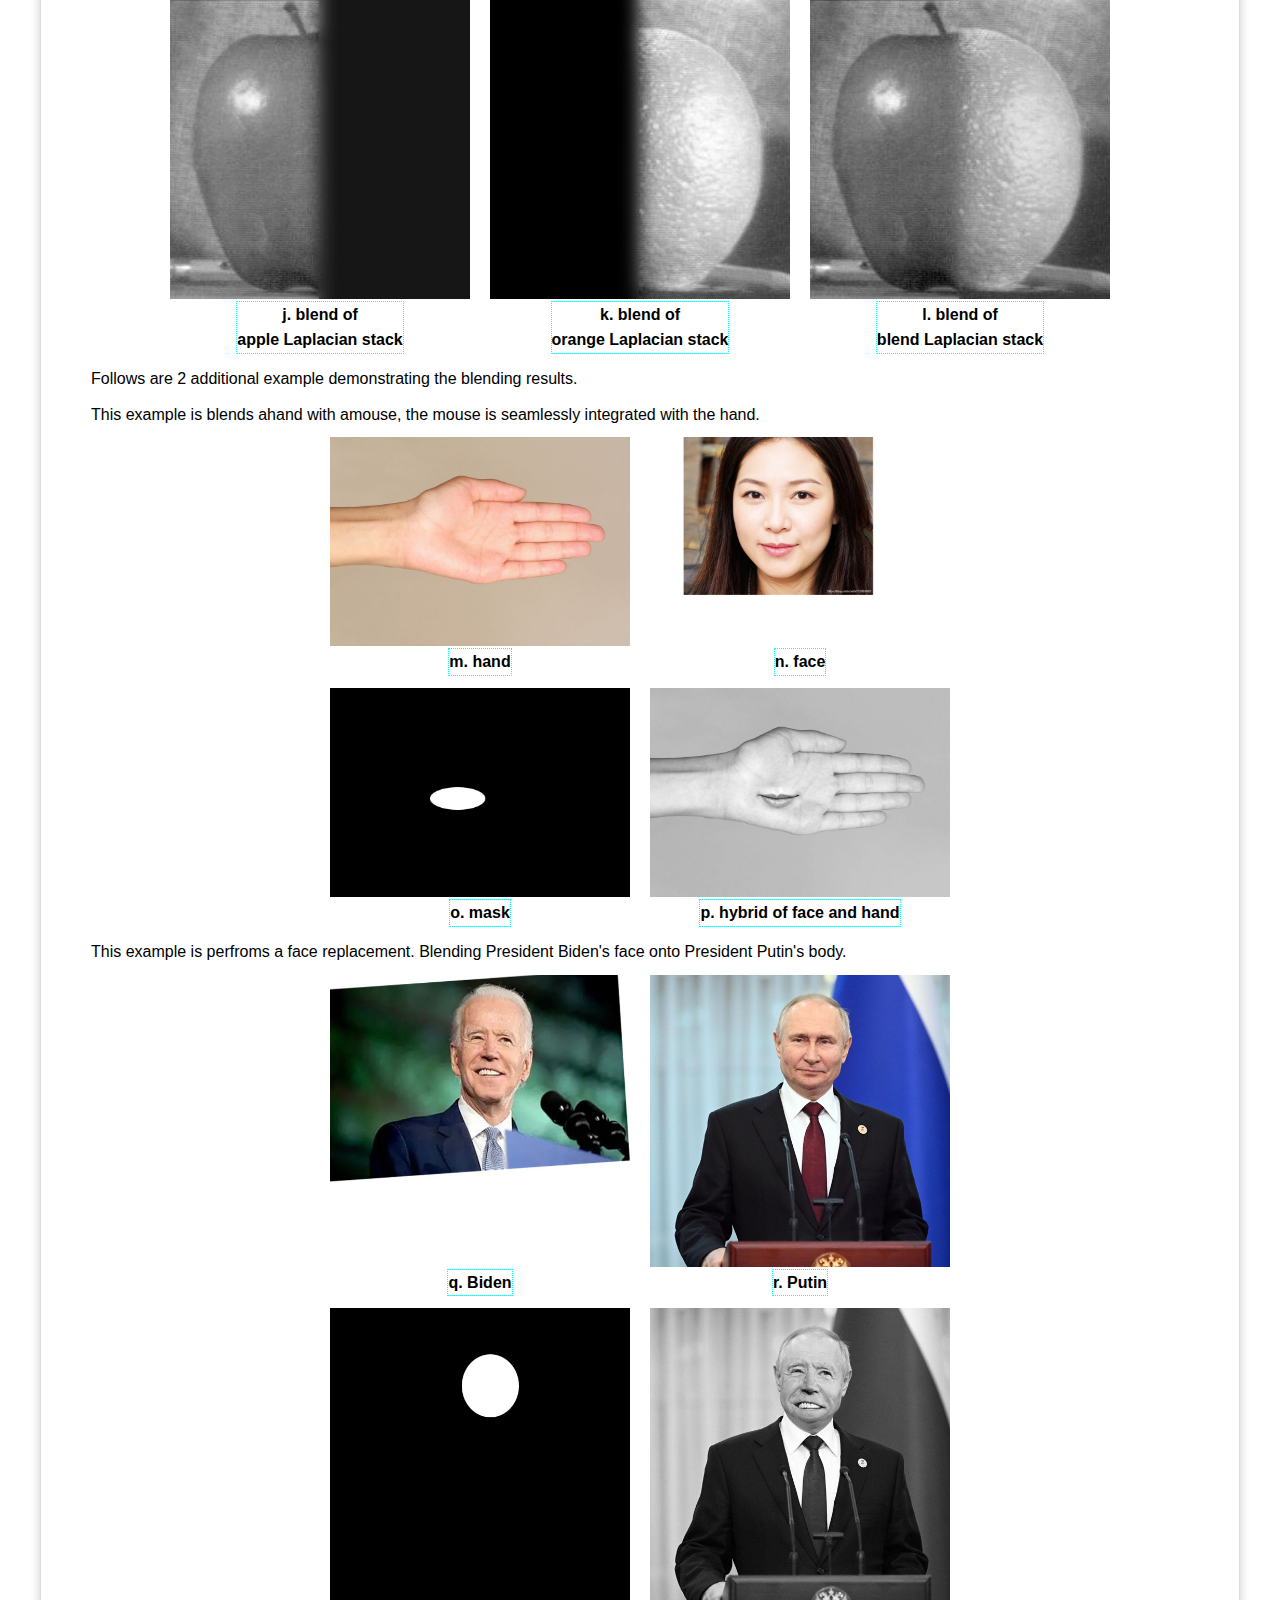
<file: 2/index.html>
<!DOCTYPE html>
<html>

<head>
    <meta charset="UTF-8">
    <title>Programming Project #2</title>
    <link rel="stylesheet" type="text/css" href="2.css">
</head>

<body>

    <div class="paper">

        <div class="header">
            <h1>Programming Project #2</h1>
            <p>by Fergus Yang</p>
        </div>

        <hr class="sep-line">

        <section>
            <h1>Part 1.1: Convolutions from Scratch!</h1>

            <p>This is the code sniffer I write of this part:</p>

            <pre>
    def conv(mat, kernel):
        '''
        Implement convolve2d with 2 for loops.
        same with signal.convolve2d(mat, kernel, mode='same', boundary='fill').
        @mat:    image data
        @kernel: conv kernel. row and col can have even size
        @return: convolve result
        '''
    
        row, col = mat.shape
        krow, kcol = kernel.shape
        ret = np.zeros((row, col))
    
        # padding the matrix like this:
        '''
        0 0 0 0 0 0 0 0 0 
        0 0 x x x x x 0 0 
        0 0 x x x x x 0 0 
        0 0 x x x x x 0 0 
        0 0 0 0 0 0 0 0 0
        '''
        pad_row0 = (krow    ) // 2 # number of row padding top
        pad_row1 = (krow - 1) // 2 # number of row padding bottom
        pad_col0 = (kcol    ) // 2 # number of row padding left
        pad_col1 = (kcol - 1) // 2 # number of row padding right
        pad_mat = np.vstack([np.zeros((pad_row0, col + pad_col0 + pad_col1)),
                            np.hstack([np.zeros((row, pad_col0)), mat, np.zeros((row, pad_col1))]),
                            np.zeros((pad_row1, col + pad_col0 + pad_col1)),
                            ])
        # rotate kernel into 180
        kernel180 = np.rot90(kernel, k = 2)
    
        for r in range(row):
            for c in range(col):
                window = pad_mat[r : r + krow, c : c + kcol]
                ret[r][c] = np.sum(window * kernel180)
        return ret


    # take a picture of myself and read it as grayscale
    img = cv2.imread("img11/myself.jpg", cv2.IMREAD_GRAYSCALE) / 255.0
    print(img.shape)
    
    # write out a 9x9 box filter
    box_filter = np.array([[1] * 3] * 3) / 9
    
    # convolve the picture with the box filter.
    res = conv(img, box_filter)
    
    # Do it with the finite difference operators Dx and Dy as well
    Dx = np.array([[1, 0, -1]])
    Dy = Dx.T
    
    res = conv(img, Dx)
    res = conv(img, Dy)

            </pre>

            <h5>
                Compare it with a built-in convolution function.
            </h5>
            <p>
                To test correcness, I generate 10 M &times; N matrix, where 10 &le; M &le;100, 10 &le;N &le;100, and 10
                m &times; n matrix, where 1 &le;M &le;9, 1 &le;N &le;9. Calcualte the convolutions by my implementation
                and
                `signal.convolve2d`, and compare their results. The results shows that the result of my implemention and
                `signal.convolve2d` is exactly same, that means my implementation is correct.
                <br>
                To test efficiency, I generate 20 larger M x N matrix, where 100 &le;M &le;200, 100 &le;N &le;200, and
                10 m x n
                matrix, where 10
                &le;M &le;20, 20 &le;N &le;30. Calcualte the convolutions by my implementation and `signal.convolve2d`,
                and
                compare their running time. Result shows that my implementation run in 5.1 second, while
                `signal.convolve2d` run in 0.5 second, that mean my implementation is slower than
                `signal.convolve2d`.
            </p>
            <h5>
                How boundary are handled
            </h5>
            <p>Before perform convolution, I resize 1st matrix, expanded its height and width according to the size of
                kernel. Fill the the expanded position with zero.</p>

            <h5>Test with my own image</h5>
            <p>
                Image a is my original picture. Convolving a with 9x9 box filter yields image b. We can find that image
                b become blur, since we take the average of each neighborhood. Convolving a with Dx produces image c. We
                can observe Dx filter extract the vertical edges of image. Convolving a with Dy result in d. We can find
                Dy filter can extract the horizontal edges of image.
            </p>

            <div class="image-container">

                <div class="image-item">
                    <img src="img11/myself.jpg">
                    <p>a. myself</p>
                </div>
                <div class="image-item">
                    <img src="img11/myself_box_filter.jpg">
                    <p>b. convolve with box filter</p>
                </div>

            </div>
            <div class="image-container">

                <div class="image-item">
                    <img src="img11/myself_dx.jpg">
                    <p>c. convolve with Dx</p>
                </div>
                <div class="image-item">
                    <img src="img11/myself_dy.jpg">
                    <p>d. convolve with Dy</p>
                </div>

            </div>

        </section>


        <section>
            <h1>Part 1.2: Finite Difference Operator</h1>

            <p> Show the partial derivative in x and y of the cameraman image by convolving the image with finite
                difference operators Dx and Dy, which are run as follows: </p>
            <div class="image-container">
                <div class="image-item">
                    <img src="img12/cameraman_dx.jpg">
                    <p>a. convolve with Dx</p>
                </div>
                <div class="image-item">
                    <img src="img12/cameraman_dy.jpg">
                    <p>b. convolve with Dy</p>
                </div>
            </div>
            <p> Compute and show the gradient magnitude image. </p>
            <div class="image-container">
                <div class="image-item">
                    <img src="img12/cameraman_grad.jpg">
                    <p>c. gradient magnitude image</p>
                </div>

            </div>
            <p> Turn this into an edge image, lets binarize the gradient magnitude image by picking the appropriate
                threshold. To find the appropriate threshold, we try some threshold like 0.2, 0.3, 0.4, and observer the
                result.</p>

            <div class="image-container">
                <div class="image-item">
                    <img src="img12/cameraman_binary2.jpg">
                    <p>d. threshold is 0.2</p>
                </div>
                <div class="image-item">
                    <img src="img12/cameraman_binary3.jpg">
                    <p>e. threshold is 0.3</p>
                </div>
                <div class="image-item">
                    <img src="img12/cameraman_binary4.jpg">
                    <p>f. threshold is 0.4</p>
                </div>
            </div>
            <p>We can find that when threshold is 0.2, there are more remainning noise; when threshold is 0.4, some
                edges will
                disappear. 0.3 is a good trade off.</p>
        </section>

        <section>
            <h1>Part 1.3: Derivative of Gaussian (DoG) Filter</h1>

            <p> Create a blurred version of the original image by convolving with a gaussian and repeat the procedure in
                the previous part. The results are run as follows:</p>
            <div class="image-container">
                <div class="image-item">
                    <img src="img13/cameraman_smooth.png">
                    <p> a. result of 1st method </p>
                </div>
            </div>

            <p>Do the same thing with a single convolution instead of two by creating a derivative of gaussian filters.
                Convolve the gaussian with Dx and Dy and display the resulting DoG filters as images. The results are
                run as follows:</p>
            <div class="image-container">
                <div class="image-item">
                    <img src="img13/cameraman_smooth.png">
                    <p> b. result of 2nd method </p>
                </div>
            </div>

            <h5> What differences do you see?</h5>

            <p>We can find that the noise in result is less than Part 1.2 .That is because Gaussian filter can smooth
                the noise, since it take the average of neighborhood for each pixel.</p>

            <h5> Verify that you get the same result as before.</h5>

            <p>I subtract the result of 2nd method from the result of 1st method, and sum up the absolute value, and
                find that the differ is very small, about 2.4e-11, which means 2 methods yield same results. <br>

                Besides, we should skip the image edge when calcualte differ.</p>



        </section>

        <section>
            <h1>Part 2.1: Image "Sharpening"</h1>

            <h5>Explain how it works in relation to blur filters and high frequencies.</h5>

            <p>The Gaussian filter is a low pass filter that perserves only the low frequencies components of an image.
                So image become blured after apply a Gaussian filter. To extract the high frequencies components, we can
                subtract the blurred version from the original image. An image often looks sharper if it has stronger
                high frequencies. To get a sharpen image, we can add a portion of high frequencies to the original
                image.</p>

            <p>The intermediate process of sharpen image are run as follows:</p>
            <div class="image-container">
                <div class="image-item">
                    <img src="img21/taj.jpg">
                    <p> a. original image </p>
                </div>
                <div class="image-item">
                    <img src="img21/taj_low.jpg">
                    <p> b. blured image (low frequency) </p>
                </div>
                <div class="image-item">
                    <img src="img21/taj_high.jpg">
                    <p> c. high frequency image </p>
                </div>
            </div>

            <h5>Demonstrate how varying the sharpening amount changes the result.</h5>
            <p>The sharpened image can be obtained using following equation:</p>

            <div class="equation">sharpen image = original image + &alpha; x high-frequency image</div>

            <p>By adjusting the value of &alpha;, like 0.3, 0.6, 1.0, which act as an amplification of high-frequency
                components, we can control the intensity of image. </p>

            <p>The results are run as follows, we can find as &alpha; increase, the image become sharper.</p>
            <div class="image-container">
                <div class="image-item">
                    <img src="img21/taj_3.jpg">
                    <p> c. sharpen image(&alpha; = 0.3) </p>
                </div>
                <div class="image-item">
                    <img src="img21/taj_6.jpg">
                    <p> d. sharpen image(&alpha; = 0.6) </p>
                </div>
                <div class="image-item">
                    <img src="img21/taj_10.jpg">
                    <p> e. sharpen image(&alpha; = 1.0) </p>
                </div>
            </div>
            <p>Pick a sharp image, we select sharpen image(&alpha; = 0.6), blur it and then try to sharpen it again.
                Compare the original and the sharpened
                image and report your observations.<br>
            </p>
            <div class="image-container">
                <div class="image-item">
                    <img src="img21/taj_sharp_again.jpg">
                    <p> f. sharpen image again</p>
                </div>
            </div>

            <p>
                Compare with d and f, we can find f is sharper than d. That is because d has more high frequency than
                original image, which result in adding high frequency to d again, more frequency will be add than first
                time. So, f has more high frequency than d.
            </p>
            <p>
                We use another image perfrom same operation, the results are run as follows:
            </p>

            <div class="image-container">
                <div class="image-item">
                    <img src="img21/myself.jpg">
                    <p> g. original image </p>
                </div>
                <div class="image-item">
                    <img src="img21/myself_low.jpg">
                    <p> h. blured image (low frequency) </p>
                </div>
                <div class="image-item">
                    <img src="img21/myself_high.jpg">
                    <p> i. high frequency image </p>
                </div>
            </div>


            <div class="image-container">
                <div class="image-item">
                    <img src="img21/myself_3.jpg">
                    <p> j. sharpen image(&alpha; = 0.3) </p>
                </div>
                <div class="image-item">
                    <img src="img21/myself_6.jpg">
                    <p> k. sharpen image(&alpha; = 0.6) </p>
                </div>
                <div class="image-item">
                    <img src="img21/myself_10.jpg">
                    <p> l. sharpen image(&alpha; = 1.0) </p>
                </div>
            </div>
            <p>We observe that the result is similar. As &alpha; increase, the image become sharper.</p>

        </section>


        <section>
            <h1>Part 2.2: Hybrid Images</h1>
            <p>
                For this part, the basic idea is that high frequency tends to dominate perception when it is available,
                but, at a distance, only the low frequency (smooth) part of the signal can be seen. By blending the high
                frequency portion of one image with the low-frequency portion of another, you get a hybrid image that
                leads to different interpretations at different distances.
            </p>
            <p>We use Derek + Nutmeg as example, illustrate the entire process. (Note: the high frequency energy
                distribute along the border of frequency domain; while low frequency energy is concentrated at the
                center)</p>

            <p>The following figures shows the original and aligned images of Derek and its frequency component. We can
                find that the energy distribute in both high and low frequency regions.</p>

            <div class="image-container">
                <div class="image-item">
                    <img src="img22/pic1.jpg">
                    <p> a. original Derek image </p>
                </div>
                <div class="image-item">
                    <img src="img22/img1_fft.jpg">
                    <p> b. frequency region of original Derek image</p>
                </div>
            </div>
            <p>After applying lowpass filter to Derek, we can find the image become blured. In frequency field, the
                energy at high frequency is decreased due to low pass fileter, while low frequency region energy remain
                unchanged.</p>
            <div class="image-container">
                <div class="image-item">
                    <img src="img22/img1low.jpg">
                    <p> c. blured Derek image </p>
                </div>
                <div class="image-item">
                    <img src="img22/img1low_fft.jpg">
                    <p> d. frequency region of blured Derek image</p>
                </div>
            </div>
            <p>The following figures shows the original and aligned images of Nutmeg and its frequency component, which
                is similar with Derek.</p>
            <div class="image-container">
                <div class="image-item">
                    <img src="img22/pic2.jpg">
                    <p> e. original Nutmeg image </p>
                </div>
                <div class="image-item">
                    <img src="img22/img2_fft.jpg">
                    <p> f. frequency region of original Nutmeg image</p>
                </div>
            </div>
            <p>After applying highpass filter to Nutmeg, we can find the image become sharper. In frequency field, the
                energy at low frequency is decreased due to high pass fileter, while high frequency field energy remain
                unchanged.</p>
            <div class="image-container">
                <div class="image-item">
                    <img src="img22/img2high.jpg">
                    <p> g. sharpen Nutmeg image </p>
                </div>
                <div class="image-item">
                    <img src="img22/img2high_fft.jpg">
                    <p> h. frequency region of sharpen Nutmeg image </p>
                </div>
            </div>
            <p>We add the low frequency Derek with high frequency Nutmeg, arrive at the result image, which are run as
                follows. We can find that we will see Nutmeg if we are near the image; while we can see Derek if we are
                far from the image. Besides, its frequecy fields are mix with low and high energy.</p>
            <div class="image-container">
                <div class="image-item">
                    <img src="img22/img2merge.jpg">
                    <p> i. hybrid image </p>
                </div>
                <div class="image-item">
                    <img src="img22/img2merge_fft.jpg">
                    <p> j. frequency region of hybrid image </p>
                </div>
            </div>

            <p>We repeat above process with another 2 examples:</p>

            <p>The 1st example is merge 2 face of Biden and Putin. The results shows that we can see Putin if we near
                the image; while we can see Biden if we far from image.</p>

            <div class="image-container">
                <div class="image-item">
                    <img src="img22/B.jpg">
                    <p> k. original image 1</p>
                </div>
                <div class="image-item">
                    <img src="img22/Blow.jpg">
                    <p> l. blured image 1</p>
                </div>
            </div>
            <div class="image-container">
                <div class="image-item">
                    <img src="img22/P.jpg">
                    <p> m. original image 2</p>
                </div>

                <div class="image-item">
                    <img src="img22/Phigh.jpg">
                    <p> n. sharpper image 2</p>
                </div>
            </div>
            <div class="image-container">
                <div class="image-item">
                    <img src="img22/BmergeP.jpg">
                    <p> o. hybrid image </p>
                </div>
            </div>

            <p>
                The 2nd example is also merge 2 face of Zelensky and Merkel. The results shows that we can see Merkel if
                we near the image; while we can see Zelensky if we far from image.
            </p>
            <div class="image-container">
                <div class="image-item">
                    <img src="img22/zl.jpg">
                    <p> p. original image 1</p>
                </div>
                <div class="image-item">
                    <img src="img22/zlLow.jpg">
                    <p> q. blured image 1</p>
                </div>
            </div>
            <div class="image-container">
                <div class="image-item">
                    <img src="img22/mokeer.jpg">
                    <p> r. original image 2</p>
                </div>

                <div class="image-item">
                    <img src="img22/mokeerHigh.jpg">
                    <p> s. sharpper image 2</p>
                </div>
            </div>
            <div class="image-container">
                <div class="image-item">
                    <img src="img22/zlMergeMokeer.jpg">
                    <p> t. hybrid image </p>
                </div>
            </div>



        </section>
        <section>
            <h1>Part 2.3: Gaussian and Laplacian Stacks</h1>
            <h1>Part 2.4: Multiresolution Blending</h1>

            <p>Gaussian and Laplacian stack are implemented in my code. The different between a stack and a pyramid is
                that in each level of the pyramid the image is downsampled, so that the result gets smaller and smaller.
                In a stack the images are never downsampled so the results are all the same dimension as the original
                image, and can all be saved in one 3D matrix.</p>

            <p>To implements blend, we need 3 images: image1, image2 as well as mask image. Both of them have same
                shape. The mask image is binary image.</p>

            <p>The key idea of blend is that we calculate the Gaussian stack of mask image, and Laplacian stack if
                image1 and image2. For each level of stack, we blend 2 image in this way:</p>

            <div class="equation"> hybrid image = image 1 &times; mask image + image 2 &times; (1 - mask image)</div>
            <p>for each level from last level to first level.</p>
            <p>Then, we can use same method as shown in slide to produce hybrid image.</p>
            <p>We use apple + orange as example, illustrate the entire process.</p>
            <p>Follows are original apple, orange and mask image.</p>
            <div class="image-container">
                <div class="image-item">
                    <img src="img23/apple.jpeg">
                    <p> apple image </p>
                </div>
                <div class="image-item">
                    <img src="img23/orange.jpeg">
                    <p> orange image </p>
                </div>
                <div class="image-item">
                    <img src="img23/mask.jpg">
                    <p> mask </p>
                </div>
            </div>
            <p>Follows are hybrid process.</p>
            <div class="image-container">
                <div class="image-item">
                    <img src="img23/ma.jpg">
                    <p> a. high frequency of <br>apple Laplacian stack </p>
                </div>
                <div class="image-item">
                    <img src="img23/mb.jpg">
                    <p> b. high frequency of <br>orange Laplacian stack </p>
                </div>
                <div class="image-item">
                    <img src="img23/mc.jpg">
                    <p> c. high frequency of <br>blend Laplacian stack </p>
                </div>
            </div>
            <div class="image-container">
                <div class="image-item">
                    <img src="img23/md.jpg">
                    <p> d. medium frequency of <br>apple Laplacian stack </p>
                </div>
                <div class="image-item">
                    <img src="img23/me.jpg">
                    <p> e. medium frequency of <br>orange Laplacian stack </p>
                </div>
                <div class="image-item">
                    <img src="img23/mf.jpg">
                    <p> f. medium frequency of <br>blend Laplacian stack </p>
                </div>
            </div>
            <div class="image-container">
                <div class="image-item">
                    <img src="img23/mg.jpg">
                    <p> g. low frequency of <br>apple Laplacian stack </p>
                </div>
                <div class="image-item">
                    <img src="img23/mh.jpg">
                    <p> h. low frequency of <br>orange Laplacian stack</p>
                </div>
                <div class="image-item">
                    <img src="img23/mi.jpg">
                    <p> i. low frequency of <br>blend Laplacian stack </p>
                </div>
            </div>
            <p>Follows are hybrid results. We can hardly see the seam between the apple and orange. That means the
                bybrid is success.
            </p>
            <div class="image-container">
                <div class="image-item">
                    <img src="img23/mj.jpg">
                    <p> j. blend of <br>apple Laplacian stack </p>
                </div>
                <div class="image-item">
                    <img src="img23/mk.jpg">
                    <p> k. blend of <br>orange Laplacian stack </p>
                </div>
                <div class="image-item">
                    <img src="img23/ml.jpg">
                    <p> l. blend of <br>blend Laplacian stack </p>
                </div>
            </div>
            <p>Follows are 2 additional example demonstrating the blending results.</p>
            <p>This example is blends ahand with amouse, the mouse is seamlessly integrated with the hand.</p>
            <div class="image-container">
                <div class="image-item">
                    <img src="img23/hand.jpg">
                    <p> m. hand </p>
                </div>
                <div class="image-item">
                    <img src="img23/face.jpg">
                    <p> n. face </p>
                </div>
            </div>

            <div class="image-container">
                <div class="image-item">
                    <img src="img23/mask2.jpg">
                    <p> o. mask </p>
                </div>
                <div class="image-item">
                    <img src="img23/faceWithHand.jpg">
                    <p> p. hybrid of face and hand </p>
                </div>
            </div>
            <p>This example is perfroms a face replacement. Blending President Biden's face onto President Putin's body.
            </p>
            <div class="image-container">
                <div class="image-item">
                    <img src="img23/B.jpg">
                    <p> q. Biden </p>
                </div>
                <div class="image-item">
                    <img src="img23/P.jpg">
                    <p> r. Putin </p>
                </div>
            </div>

            <div class="image-container">
                <div class="image-item">
                    <img src="img23/mask4.jpg">
                    <p> s. mask </p>
                </div>
                <div class="image-item">
                    <img src="img23/BWithP.jpg">
                    <p> t. hybrid of Biden and Putin </p>
                </div>
            </div>


        </section>

    </div>

</body>

</html>
</file>
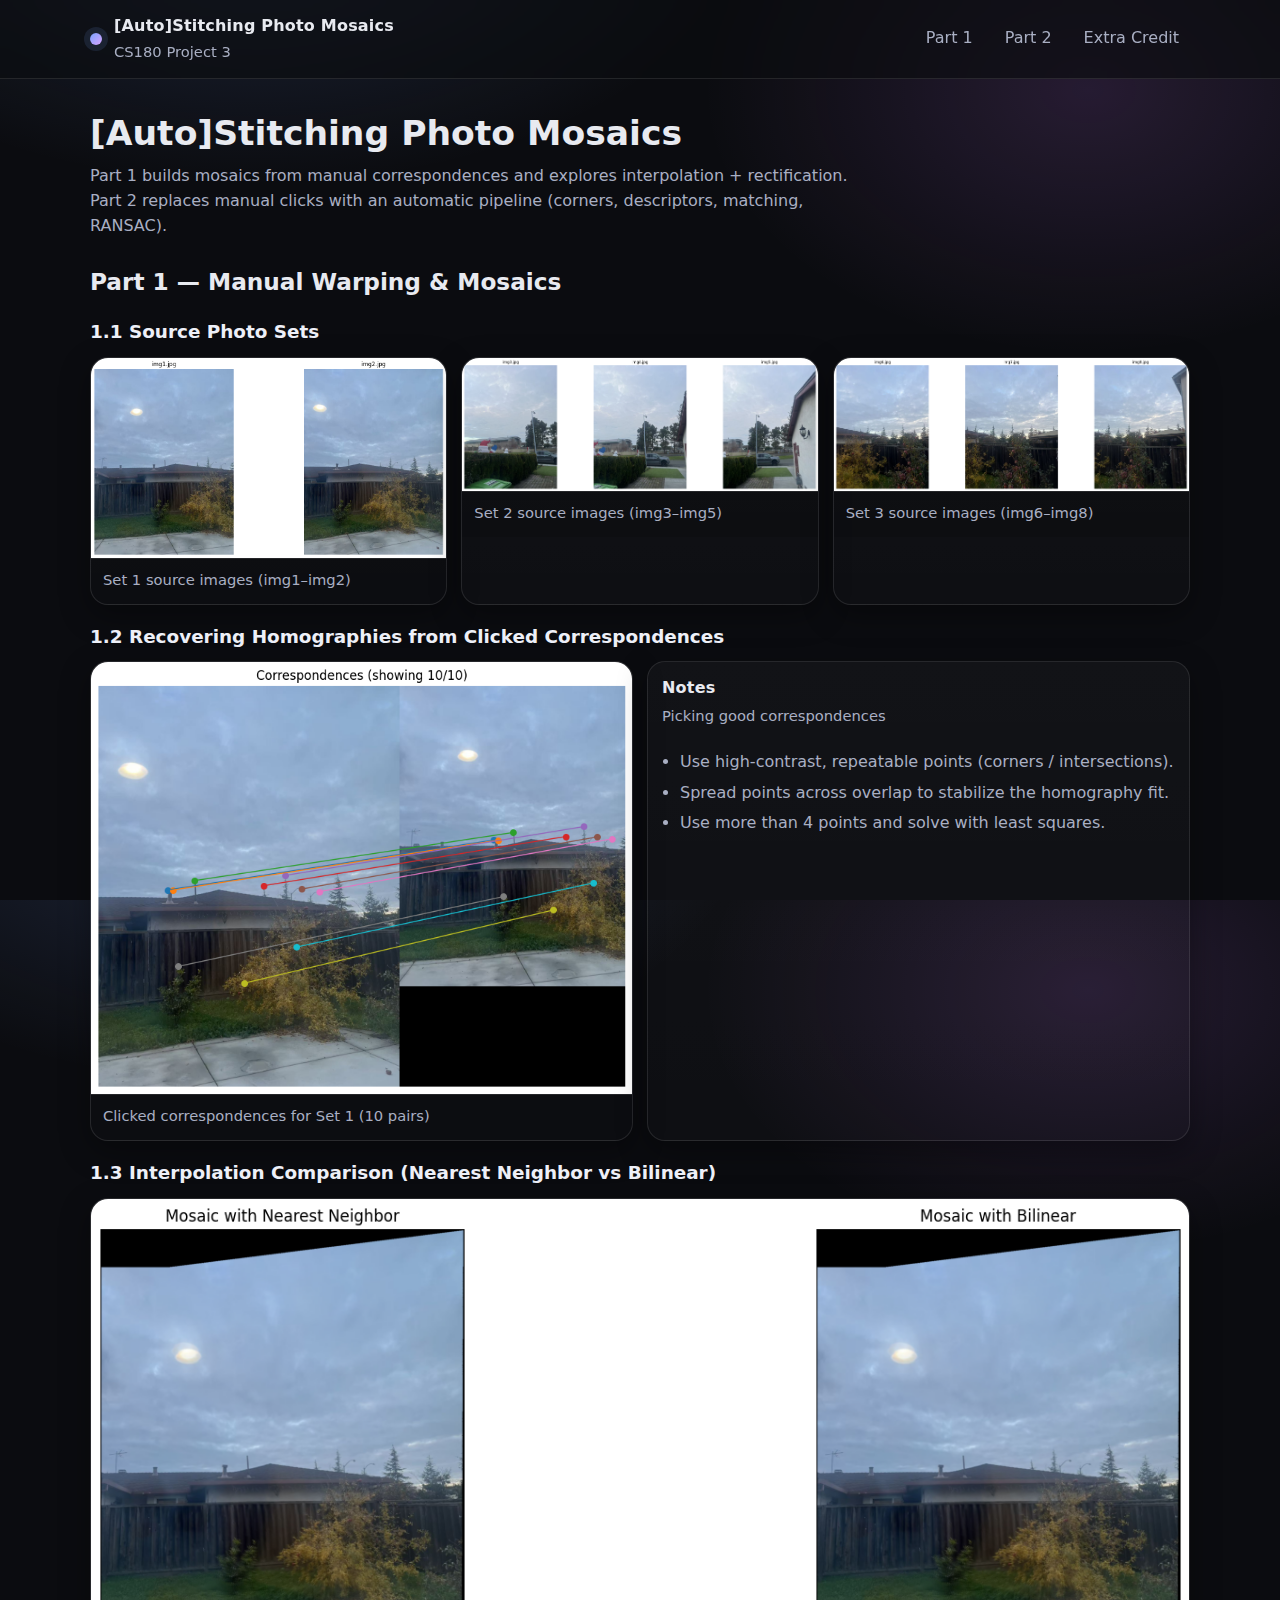
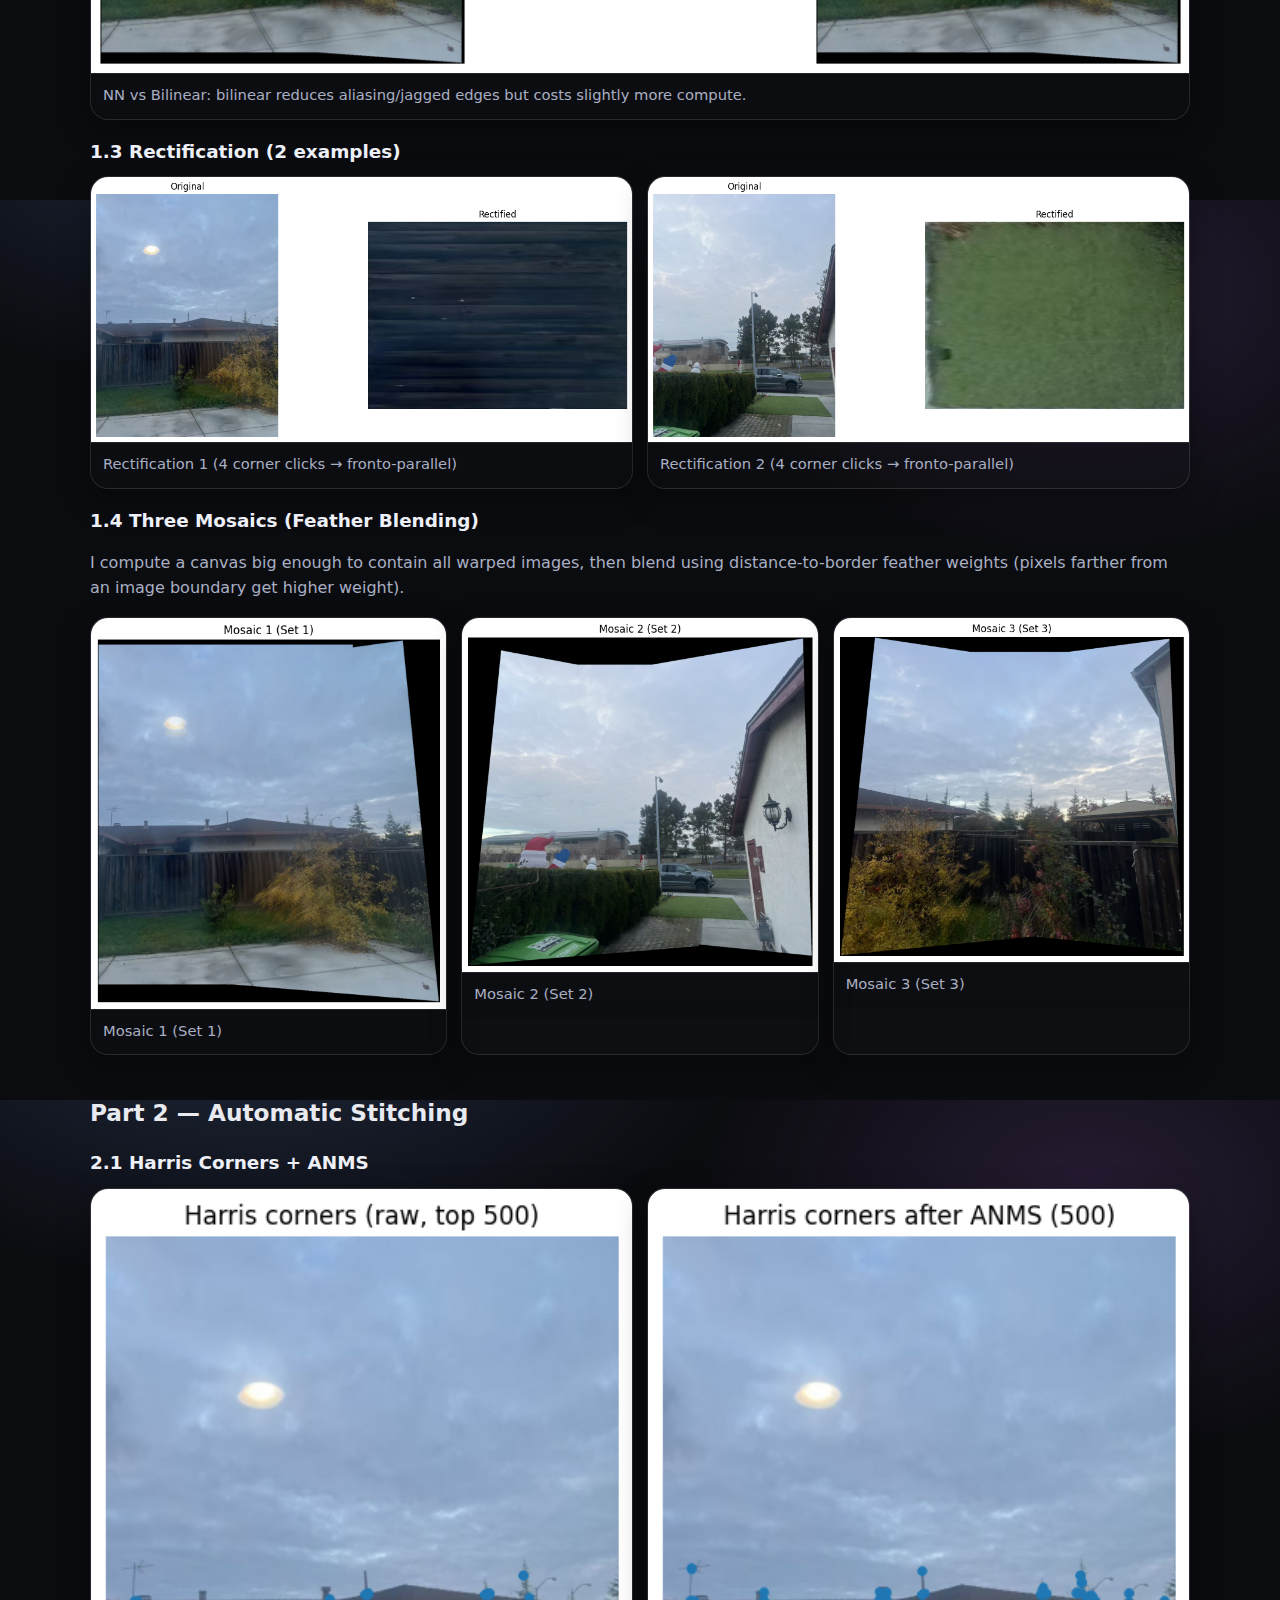
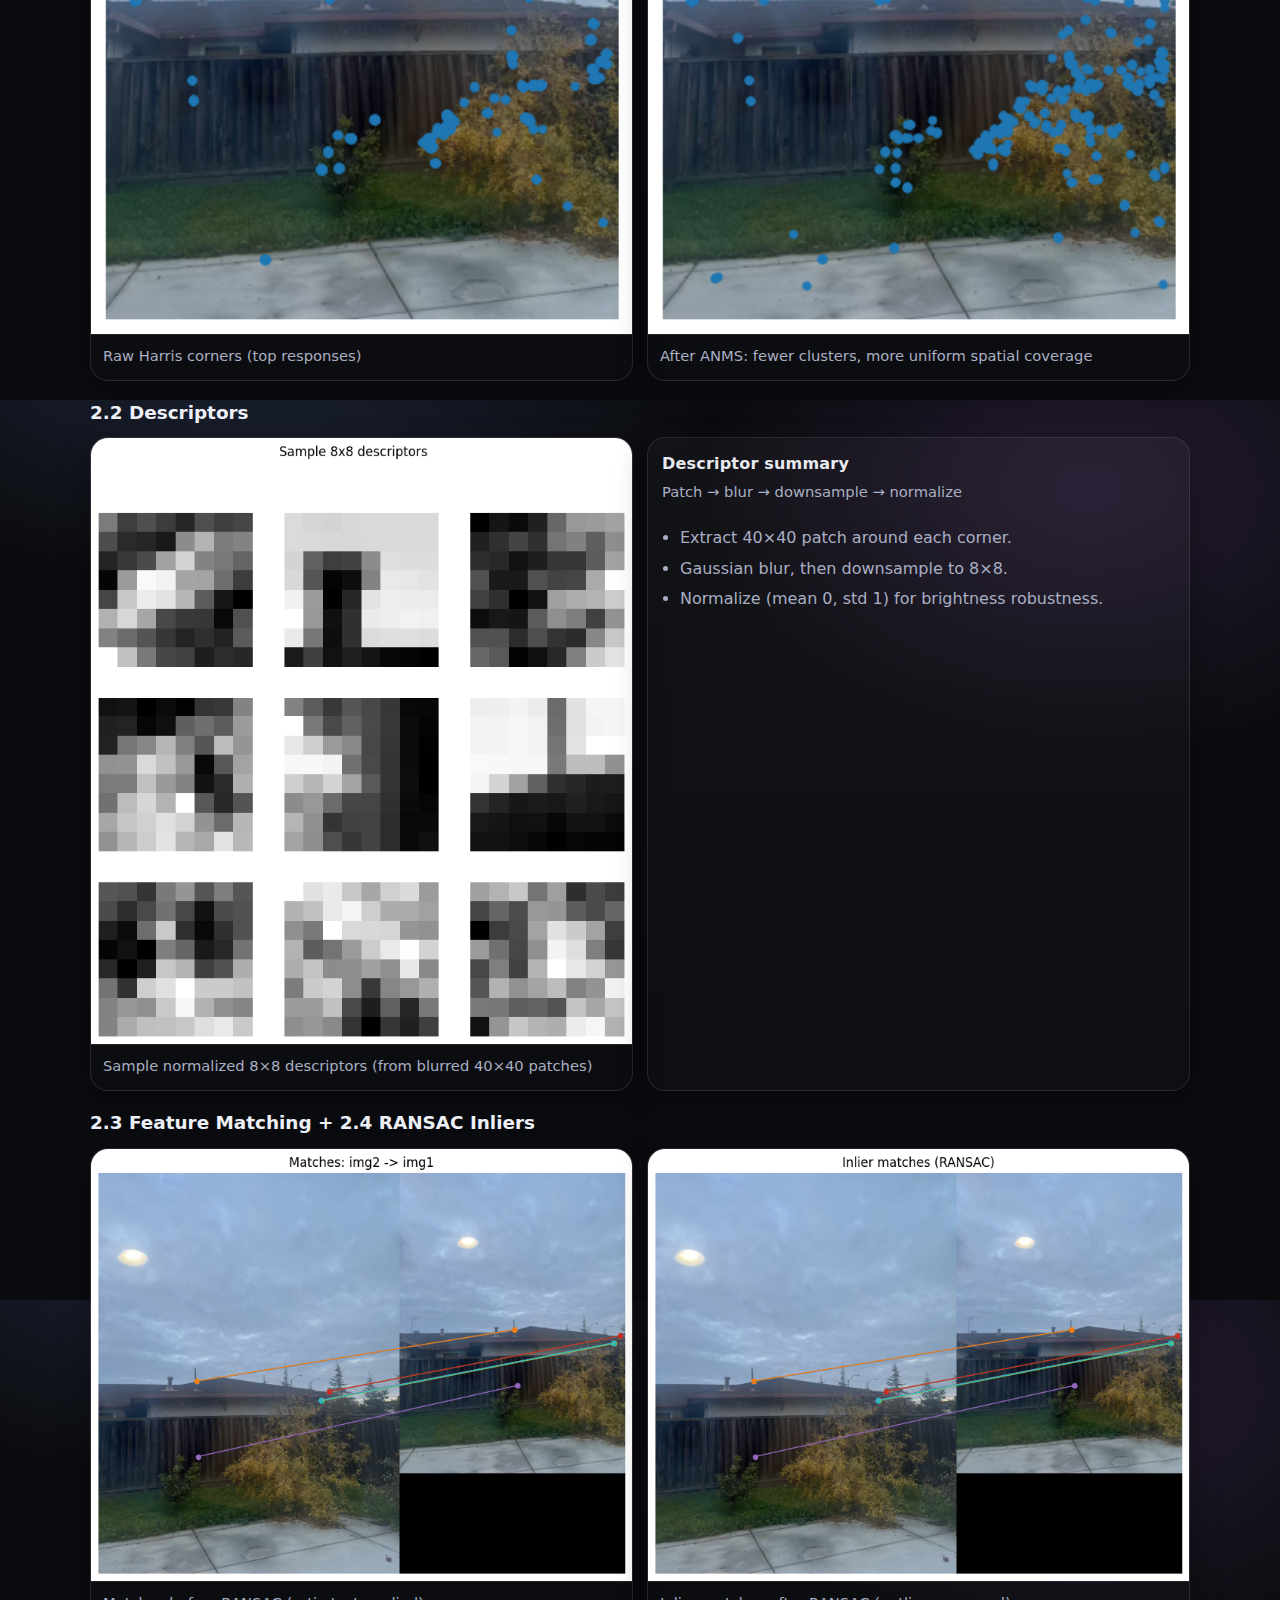
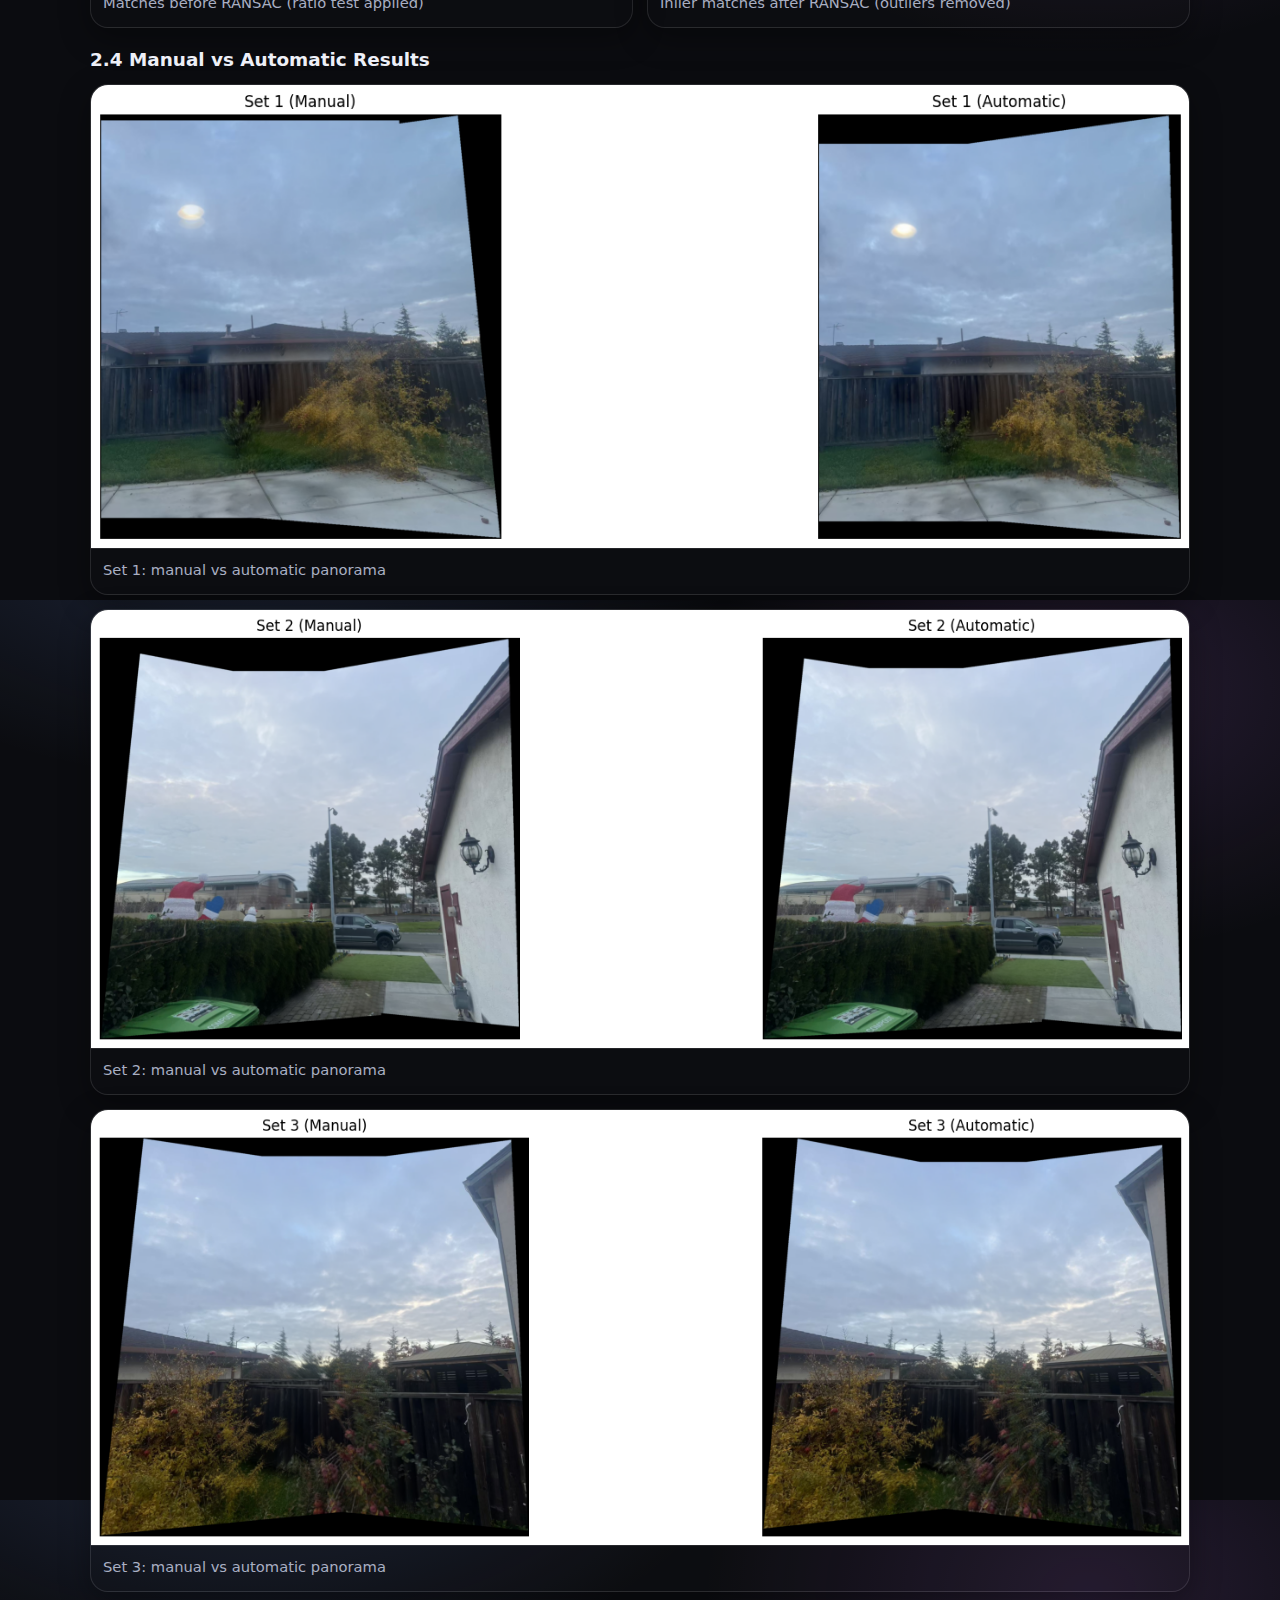
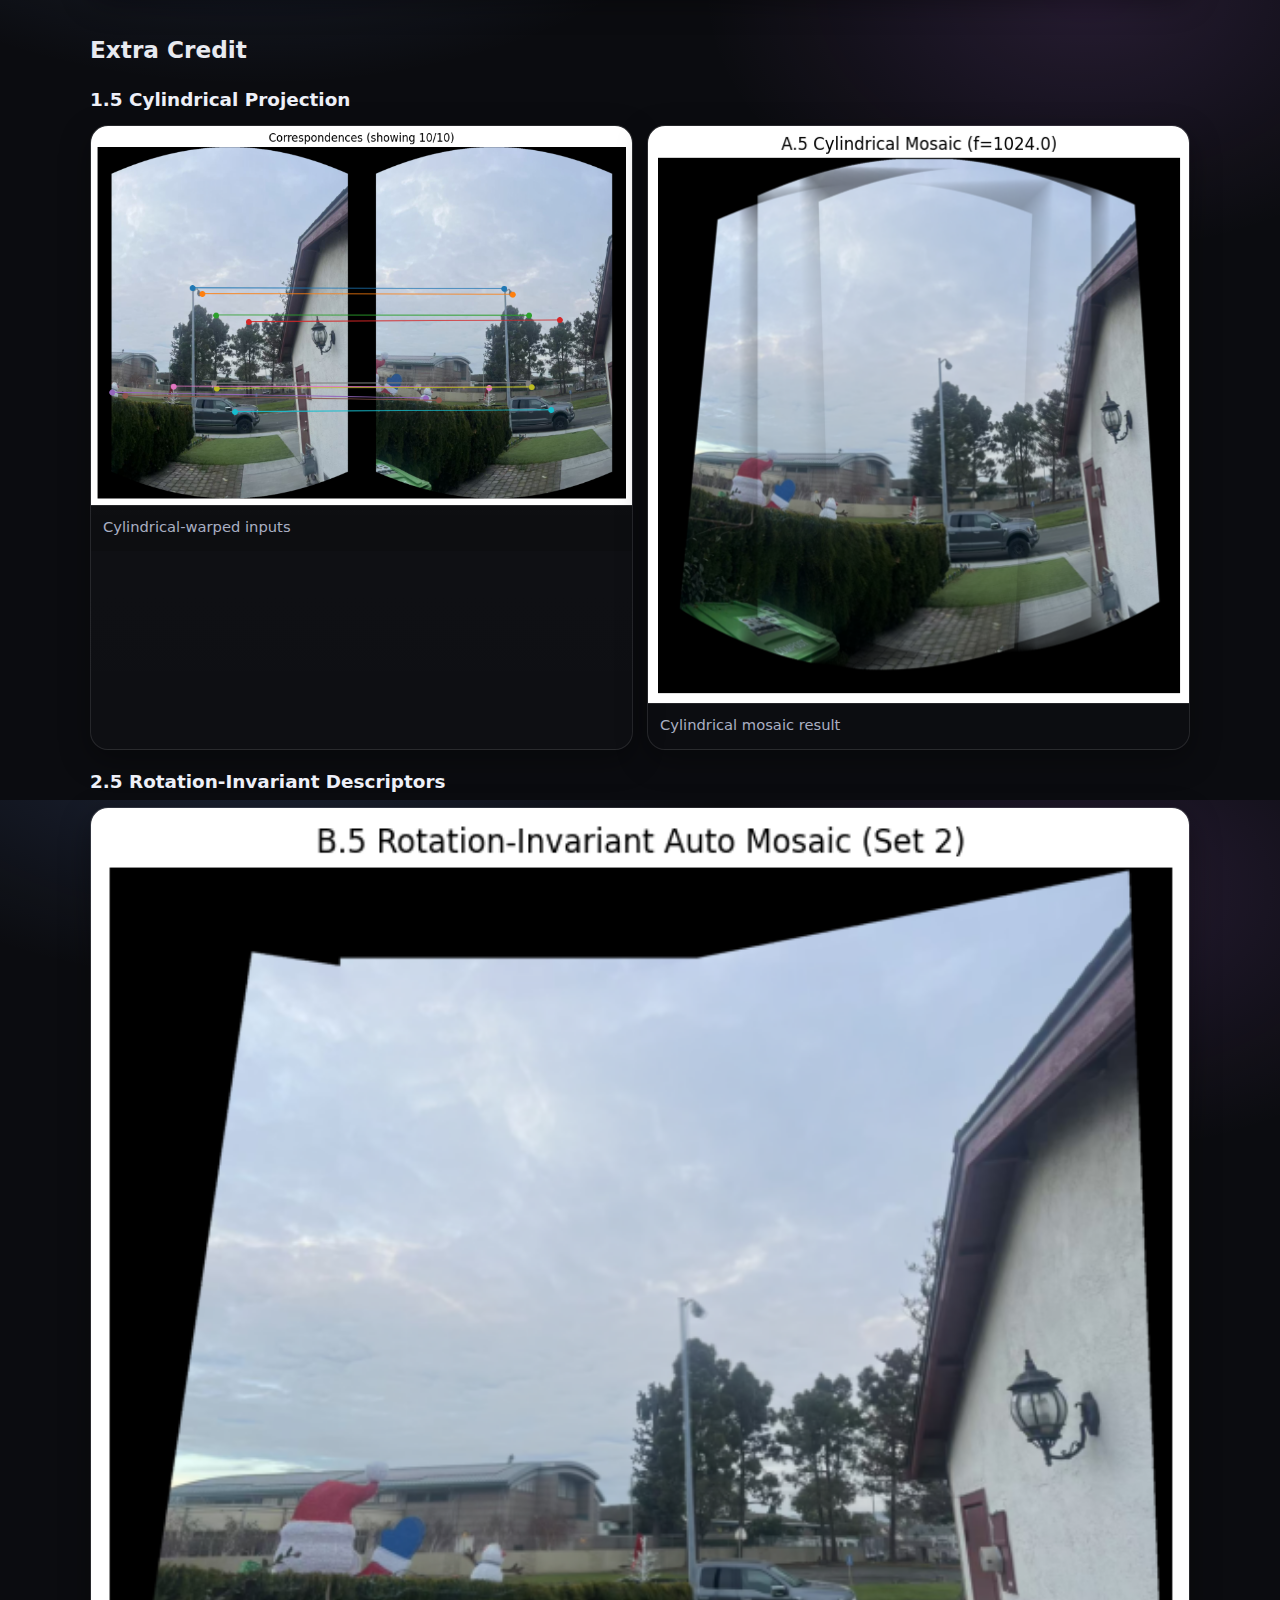
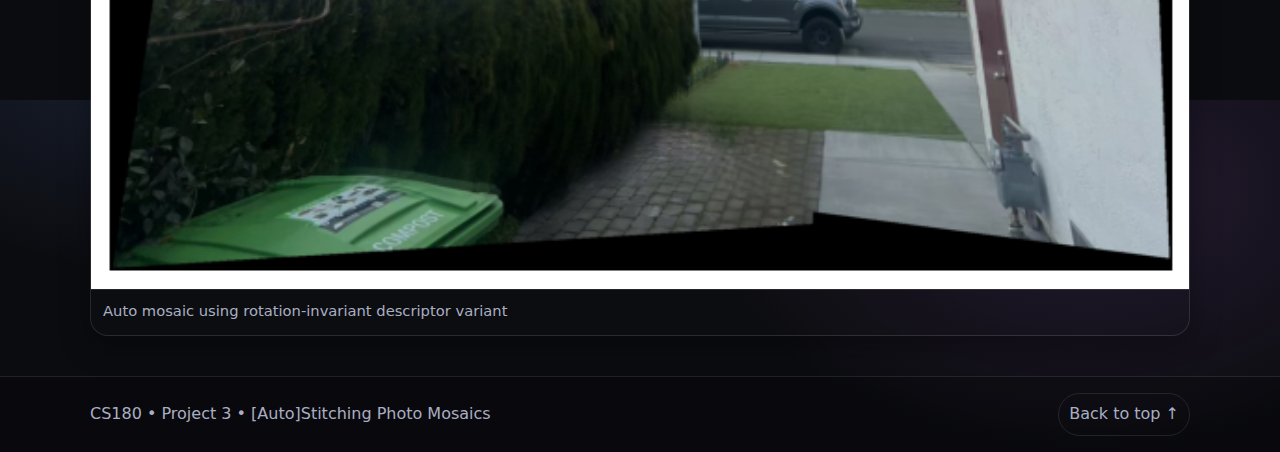
<file: 3/index.html>
<!doctype html>
<html lang="en">
<head>
  <meta charset="utf-8" />
  <meta name="viewport" content="width=device-width, initial-scale=1" />
  <title>[Auto]Stitching Photo Mosaics</title>
  <meta name="description" content="CS180 Project 3: homographies, rectification, mosaics, and automatic panorama stitching." />

  <style>
    :root{
      --bg:#0b0c10;
      --text:#e8eaf0;
      --muted:#a9afc3;
      --border:rgba(255,255,255,.10);
      --shadow:0 10px 30px rgba(0,0,0,.35);
      --radius:18px;
      --radius2:22px;
      --maxw:1100px;
      --accent:#7aa2ff;
    }
    *{box-sizing:border-box}
    html,body{height:100%}
    body{
      margin:0;
      background:
        radial-gradient(900px 500px at 20% -10%, rgba(122,162,255,.18), transparent 55%),
        radial-gradient(700px 480px at 85% 10%, rgba(200,120,255,.14), transparent 55%),
        var(--bg);
      color:var(--text);
      font:16px/1.55 ui-sans-serif,system-ui,-apple-system,Segoe UI,Roboto,Helvetica,Arial;
    }
    a{color:inherit;text-decoration:none}
    a:hover{text-decoration:underline}
    .container{width:min(var(--maxw),calc(100% - 40px));margin:0 auto}

    .site-header{
      position:sticky;top:0;z-index:20;
      backdrop-filter:blur(10px);
      background:rgba(11,12,16,.65);
      border-bottom:1px solid var(--border);
    }
    .header-inner{
      display:flex;align-items:center;justify-content:space-between;gap:16px;
      padding:14px 0;
    }
    .brand{display:flex;align-items:center;gap:12px}
    .brand-mark{
      width:12px;height:12px;border-radius:999px;
      background:linear-gradient(135deg,var(--accent),#d7a4ff);
      box-shadow:0 0 0 6px rgba(122,162,255,.12);
    }
    .brand-text .title{font-weight:800;letter-spacing:.2px}
    .brand-text .subtitle{color:var(--muted);font-size:.92rem;margin-top:2px}

    .nav{display:flex;flex-wrap:wrap;gap:10px;align-items:center;justify-content:flex-end}
    .nav a{
      padding:8px 10px;border:1px solid transparent;border-radius:999px;color:var(--muted);
    }
    .nav a:hover{color:var(--text);border-color:var(--border);text-decoration:none}

    .hero{padding:34px 0 8px}
    .hero h1{
      margin:0;
      font-size:clamp(1.6rem,1.2rem + 1.2vw,2.3rem);
      line-height:1.2;
    }
    .hero p{color:var(--muted);margin:10px 0 0;max-width:78ch}

    .section{padding:18px 0 22px}
    .section h2{margin:0 0 12px;font-size:1.45rem}
    .section h3{margin:18px 0 10px;font-size:1.15rem;color:#eef0f8}
    .muted{color:var(--muted)}

    .grid{display:grid;gap:14px}
    .grid.one{grid-template-columns:1fr}
    .grid.two{grid-template-columns:repeat(2,minmax(0,1fr))}
    .grid.three{grid-template-columns:repeat(3,minmax(0,1fr))}

    .card{
      border:1px solid var(--border);border-radius:var(--radius);
      background:linear-gradient(180deg,rgba(255,255,255,.03),rgba(255,255,255,.015));
      box-shadow:var(--shadow);overflow:hidden;
    }
    .card-header{padding:14px 14px 0}
    .card-title{font-weight:700;letter-spacing:.2px}
    .card-subtitle{color:var(--muted);font-size:.92rem;margin-top:4px}
    .card-content{padding:12px 14px 14px}

    figure.media{margin:0}
    figure.media img{
      width:100%;height:auto;display:block;background:#07080c;cursor:zoom-in;
    }
    figure.media figcaption{
      padding:10px 12px 12px;color:var(--muted);font-size:.92rem;
      border-top:1px solid var(--border);background:rgba(0,0,0,.10);
    }

    .bullets{margin:10px 0 0;padding-left:18px;color:var(--muted)}
    .bullets li{margin:6px 0}

    /* Lightbox */
    .lightbox{position:fixed;inset:0;display:none;z-index:50}
    .lightbox.open{display:block}
    .lightbox-backdrop{position:absolute;inset:0;background:rgba(0,0,0,.70)}
    .lightbox-inner{
      position:absolute;left:50%;top:50%;transform:translate(-50%,-50%);
      width:min(1100px,calc(100% - 24px));max-height:calc(100% - 24px);
      background:rgba(17,19,26,.95);border:1px solid var(--border);
      border-radius:18px;box-shadow:0 20px 60px rgba(0,0,0,.55);
      padding:14px;display:flex;flex-direction:column;gap:10px;
    }
    .lightbox-img{
      width:100%;height:auto;max-height:calc(100vh - 180px);
      object-fit:contain;border-radius:12px;background:#07080c;
    }
    .lightbox-caption{color:var(--muted);font-size:.95rem;padding:0 4px 2px}
    .lightbox-close{
      position:absolute;top:10px;right:10px;width:40px;height:40px;border-radius:999px;
      border:1px solid var(--border);background:rgba(0,0,0,.35);
      color:var(--text);font-size:22px;cursor:pointer;
    }
    .lightbox-close:hover{background:rgba(255,255,255,.08)}

    .site-footer{
      border-top:1px solid var(--border);
      padding:16px 0;margin-top:18px;background:rgba(0,0,0,.18);
    }
    .footer-inner{display:flex;justify-content:space-between;align-items:center;gap:12px}
    .to-top{
      color:var(--muted);padding:8px 10px;border:1px solid var(--border);border-radius:999px;
    }
    .to-top:hover{color:var(--text);text-decoration:none}

    @media (max-width:820px){
      .grid.two{grid-template-columns:1fr}
      .grid.three{grid-template-columns:1fr}
      .nav{justify-content:flex-start}
    }
  </style>
</head>

<body>
  <header class="site-header" id="top">
    <div class="container header-inner">
      <div class="brand">
        <div class="brand-mark" aria-hidden="true"></div>
        <div class="brand-text">
          <div class="title">[Auto]Stitching Photo Mosaics</div>
          <div class="subtitle">CS180 Project 3</div>
        </div>
      </div>
      <nav class="nav">
        <a href="#part-a">Part 1</a>
        <a href="#part-b">Part 2</a>
        <a href="#extras">Extra Credit</a>
      </nav>
    </div>
  </header>

  <main>
    <section class="hero">
      <div class="container">
        <h1>[Auto]Stitching Photo Mosaics</h1>
        <p>
          Part 1 builds mosaics from manual correspondences and explores interpolation + rectification.
          Part 2 replaces manual clicks with an automatic pipeline (corners, descriptors, matching, RANSAC).
        </p>
      </div>
    </section>

    <!-- ===================== PART 1 ===================== -->
    <section class="section" id="part-a">
      <div class="container">
        <h2>Part 1 — Manual Warping & Mosaics</h2>

        <h3>1.1 Source Photo Sets</h3>
        <div class="grid three">
          <figure class="card media">
            <img src="./images/img9_1.1_sources_set1.png" alt="Set 1 source images" data-lightbox />
            <figcaption>Set 1 source images (img1–img2)</figcaption>
          </figure>
          <figure class="card media">
            <img src="./images/img10_1.1_sources_set2.png" alt="Set 2 source images" data-lightbox />
            <figcaption>Set 2 source images (img3–img5)</figcaption>
          </figure>
          <figure class="card media">
            <img src="./images/img11_1.1_sources_set3.png" alt="Set 3 source images" data-lightbox />
            <figcaption>Set 3 source images (img6–img8)</figcaption>
          </figure>
        </div>

        <h3>1.2 Recovering Homographies from Clicked Correspondences</h3>
        <div class="grid two">
          <figure class="card media">
            <img src="./images/img12_1.2_correspondences_set1.png" alt="Clicked correspondences (Set 1)" data-lightbox />
            <figcaption>Clicked correspondences for Set 1 (10 pairs)</figcaption>
          </figure>
          <div class="card">
            <div class="card-header">
              <div class="card-title">Notes</div>
              <div class="card-subtitle">Picking good correspondences</div>
            </div>
            <div class="card-content">
              <ul class="bullets">
                <li>Use high-contrast, repeatable points (corners / intersections).</li>
                <li>Spread points across overlap to stabilize the homography fit.</li>
                <li>Use more than 4 points and solve with least squares.</li>
              </ul>
            </div>
          </div>
        </div>

        <h3>1.3 Interpolation Comparison (Nearest Neighbor vs Bilinear)</h3>
        <div class="grid one">
          <figure class="card media">
            <img src="./images/img13_1.3_interp_nn_vs_bilinear.png" alt="Interpolation comparison" data-lightbox />
            <figcaption>NN vs Bilinear: bilinear reduces aliasing/jagged edges but costs slightly more compute.</figcaption>
          </figure>
        </div>

        <h3>1.3 Rectification (2 examples)</h3>
        <div class="grid two">
          <figure class="card media">
            <img src="./images/img14_1.3_rectification1_before_after.png" alt="Rectification example 1" data-lightbox />
            <figcaption>Rectification 1 (4 corner clicks → fronto-parallel)</figcaption>
          </figure>
          <figure class="card media">
            <img src="./images/img15_1.3_rectification2_before_after.png" alt="Rectification example 2" data-lightbox />
            <figcaption>Rectification 2 (4 corner clicks → fronto-parallel)</figcaption>
          </figure>
        </div>

        <h3>1.4 Three Mosaics (Feather Blending)</h3>
        <p class="muted">
          I compute a canvas big enough to contain all warped images, then blend using distance-to-border feather
          weights (pixels farther from an image boundary get higher weight).
        </p>
        <div class="grid three">
          <figure class="card media">
            <img src="./images/img16_1.4_mosaic1_set1.png" alt="Mosaic set 1" data-lightbox />
            <figcaption>Mosaic 1 (Set 1)</figcaption>
          </figure>
          <figure class="card media">
            <img src="./images/img17_1.4_mosaic2_set2.png" alt="Mosaic set 2" data-lightbox />
            <figcaption>Mosaic 2 (Set 2)</figcaption>
          </figure>
          <figure class="card media">
            <img src="./images/img18_1.4_mosaic3_set3.png" alt="Mosaic set 3" data-lightbox />
            <figcaption>Mosaic 3 (Set 3)</figcaption>
          </figure>
        </div>
      </div>
    </section>

    <!-- ===================== PART 2 ===================== -->
    <section class="section" id="part-b">
      <div class="container">
        <h2>Part 2 — Automatic Stitching</h2>

        <h3>2.1 Harris Corners + ANMS</h3>
        <div class="grid two">
          <figure class="card media">
            <img src="./images/img21_2.1_harris_raw_img1.png" alt="Harris corners raw" data-lightbox />
            <figcaption>Raw Harris corners (top responses)</figcaption>
          </figure>
          <figure class="card media">
            <img src="./images/img22_2.1_harris_anms_img1.png" alt="Harris corners after ANMS" data-lightbox />
            <figcaption>After ANMS: fewer clusters, more uniform spatial coverage</figcaption>
          </figure>
        </div>

        <h3>2.2 Descriptors</h3>
        <div class="grid two">
          <figure class="card media">
            <img src="./images/img23_2.2_descriptor_samples.png" alt="8x8 descriptor samples" data-lightbox />
            <figcaption>Sample normalized 8×8 descriptors (from blurred 40×40 patches)</figcaption>
          </figure>
          <div class="card">
            <div class="card-header">
              <div class="card-title">Descriptor summary</div>
              <div class="card-subtitle">Patch → blur → downsample → normalize</div>
            </div>
            <div class="card-content">
              <ul class="bullets">
                <li>Extract 40×40 patch around each corner.</li>
                <li>Gaussian blur, then downsample to 8×8.</li>
                <li>Normalize (mean 0, std 1) for brightness robustness.</li>
              </ul>
            </div>
          </div>
        </div>

        <h3>2.3 Feature Matching + 2.4 RANSAC Inliers</h3>
        <div class="grid two">
          <figure class="card media">
            <img src="./images/img24_2.3_matches_img2_to_img1.png" alt="Matches before RANSAC" data-lightbox />
            <figcaption>Matches before RANSAC (ratio test applied)</figcaption>
          </figure>
          <figure class="card media">
            <img src="./images/img25_2.4_inlier_matches_img2_to_img1.png" alt="Inlier matches after RANSAC" data-lightbox />
            <figcaption>Inlier matches after RANSAC (outliers removed)</figcaption>
          </figure>
        </div>

        <h3>2.4 Manual vs Automatic Results</h3>
        <div class="grid one">
          <figure class="card media">
            <img src="./images/img26_2.4_manual_vs_auto_set1.png" alt="Manual vs automatic set 1" data-lightbox />
            <figcaption>Set 1: manual vs automatic panorama</figcaption>
          </figure>
          <figure class="card media">
            <img src="./images/img27_2.4_manual_vs_auto_set2.png" alt="Manual vs automatic set 2" data-lightbox />
            <figcaption>Set 2: manual vs automatic panorama</figcaption>
          </figure>
          <figure class="card media">
            <img src="./images/img28_2.4_manual_vs_auto_set3.png" alt="Manual vs automatic set 3" data-lightbox />
            <figcaption>Set 3: manual vs automatic panorama</figcaption>
          </figure>
        </div>
      </div>
    </section>

    <!-- ===================== EXTRAS ===================== -->
    <section class="section" id="extras">
      <div class="container">
        <h2>Extra Credit</h2>

        <h3>1.5 Cylindrical Projection</h3>
        <div class="grid two">
          <figure class="card media">
            <img src="./images/img19_1.5_cyl_inputs_setX.png" alt="Cylindrical inputs" data-lightbox />
            <figcaption>Cylindrical-warped inputs</figcaption>
          </figure>
          <figure class="card media">
            <img src="./images/img20_1.5_cyl_mosaic.png" alt="Cylindrical mosaic" data-lightbox />
            <figcaption>Cylindrical mosaic result</figcaption>
          </figure>
        </div>

        <h3>2.5 Rotation-Invariant Descriptors</h3>
        <div class="grid one">
          <figure class="card media">
            <img src="./images/img32_2.5_b5_rotinv_auto_mosaic_set2.png" alt="Rotation-invariant auto mosaic" data-lightbox />
            <figcaption>Auto mosaic using rotation-invariant descriptor variant</figcaption>
          </figure>
        </div>
      </div>
    </section>
  </main>

  <footer class="site-footer">
    <div class="container footer-inner">
      <div class="muted">CS180 • Project 3 • [Auto]Stitching Photo Mosaics</div>
      <a class="to-top" href="#top">Back to top ↑</a>
    </div>
  </footer>

  <!-- Lightbox modal -->
  <div class="lightbox" id="lightbox" aria-hidden="true">
    <div class="lightbox-backdrop" data-close></div>
    <div class="lightbox-inner" role="dialog" aria-modal="true" aria-label="Image viewer">
      <button class="lightbox-close" type="button" data-close aria-label="Close">×</button>
      <img class="lightbox-img" id="lightboxImg" alt="" />
      <div class="lightbox-caption" id="lightboxCaption"></div>
    </div>
  </div>

  <script>
    // Simple lightbox for images with [data-lightbox]
    (function () {
      const lb = document.getElementById("lightbox");
      const lbImg = document.getElementById("lightboxImg");
      const lbCap = document.getElementById("lightboxCaption");

      function openLightbox(src, alt, caption) {
        lbImg.src = src;
        lbImg.alt = alt || "";
        lbCap.textContent = caption || "";
        lb.classList.add("open");
        lb.setAttribute("aria-hidden", "false");
        document.body.style.overflow = "hidden";
      }

      function closeLightbox() {
        lb.classList.remove("open");
        lb.setAttribute("aria-hidden", "true");
        lbImg.src = "";
        lbCap.textContent = "";
        document.body.style.overflow = "";
      }

      document.querySelectorAll("img[data-lightbox]").forEach((img) => {
        img.addEventListener("click", () => {
          const fig = img.closest("figure");
          const cap = fig ? fig.querySelector("figcaption")?.textContent : "";
          openLightbox(img.getAttribute("src"), img.getAttribute("alt"), cap);
        });
      });

      lb.querySelectorAll("[data-close]").forEach((el) => {
        el.addEventListener("click", closeLightbox);
      });

      document.addEventListener("keydown", (e) => {
        if (e.key === "Escape") closeLightbox();
      });
    })();
  </script>
</body>
</html>
</file>
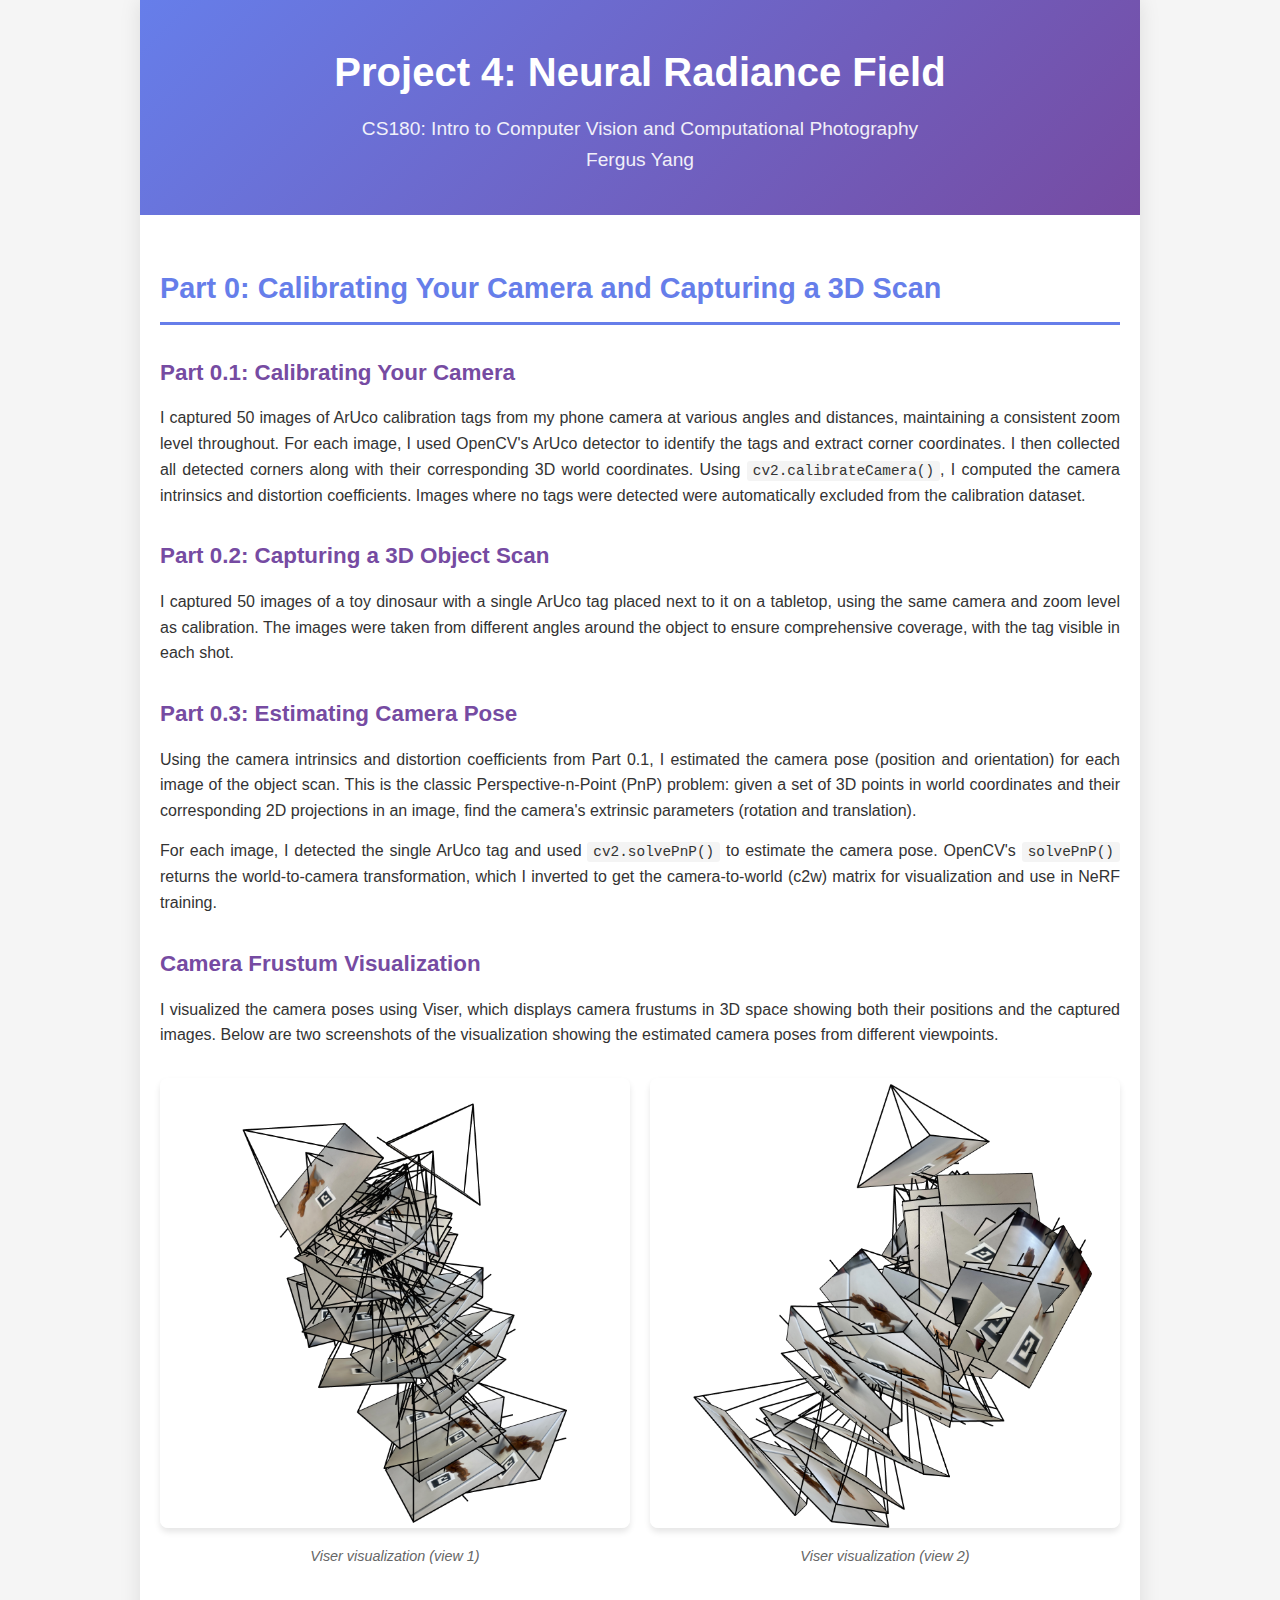
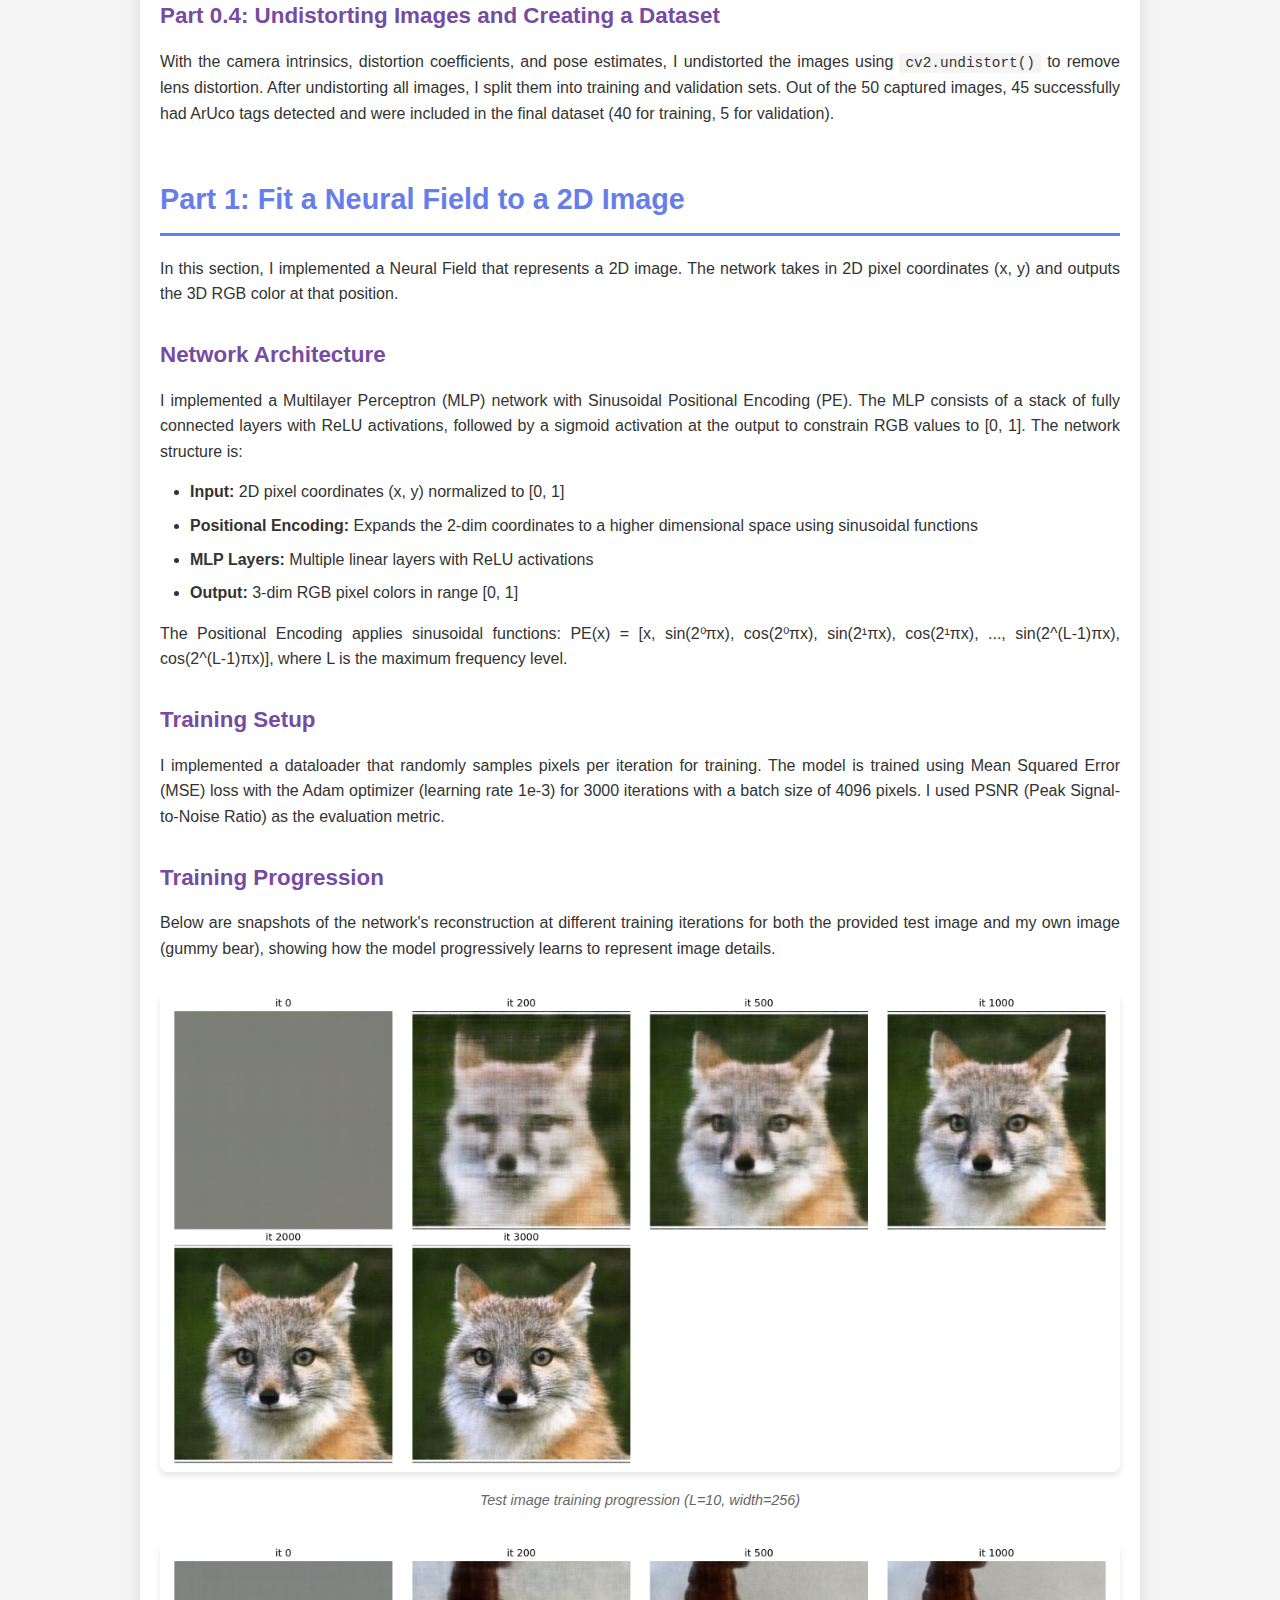
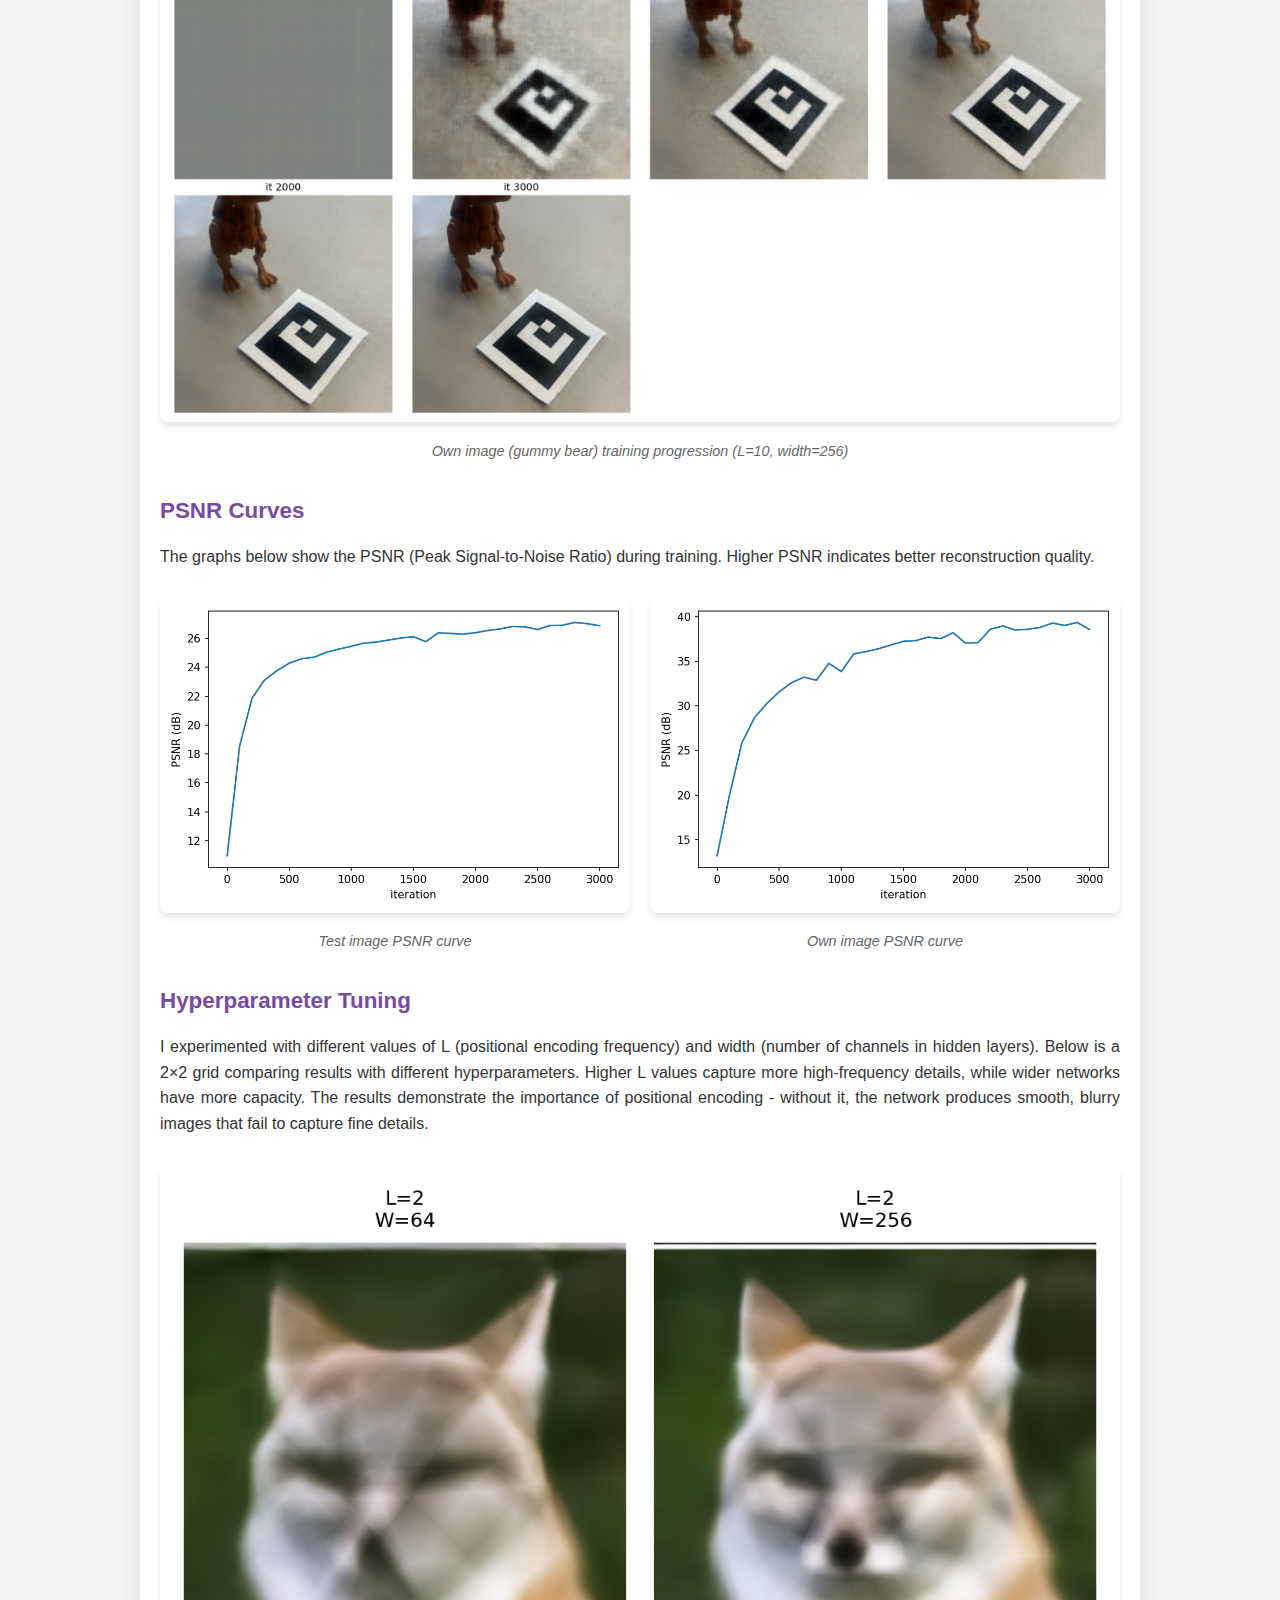
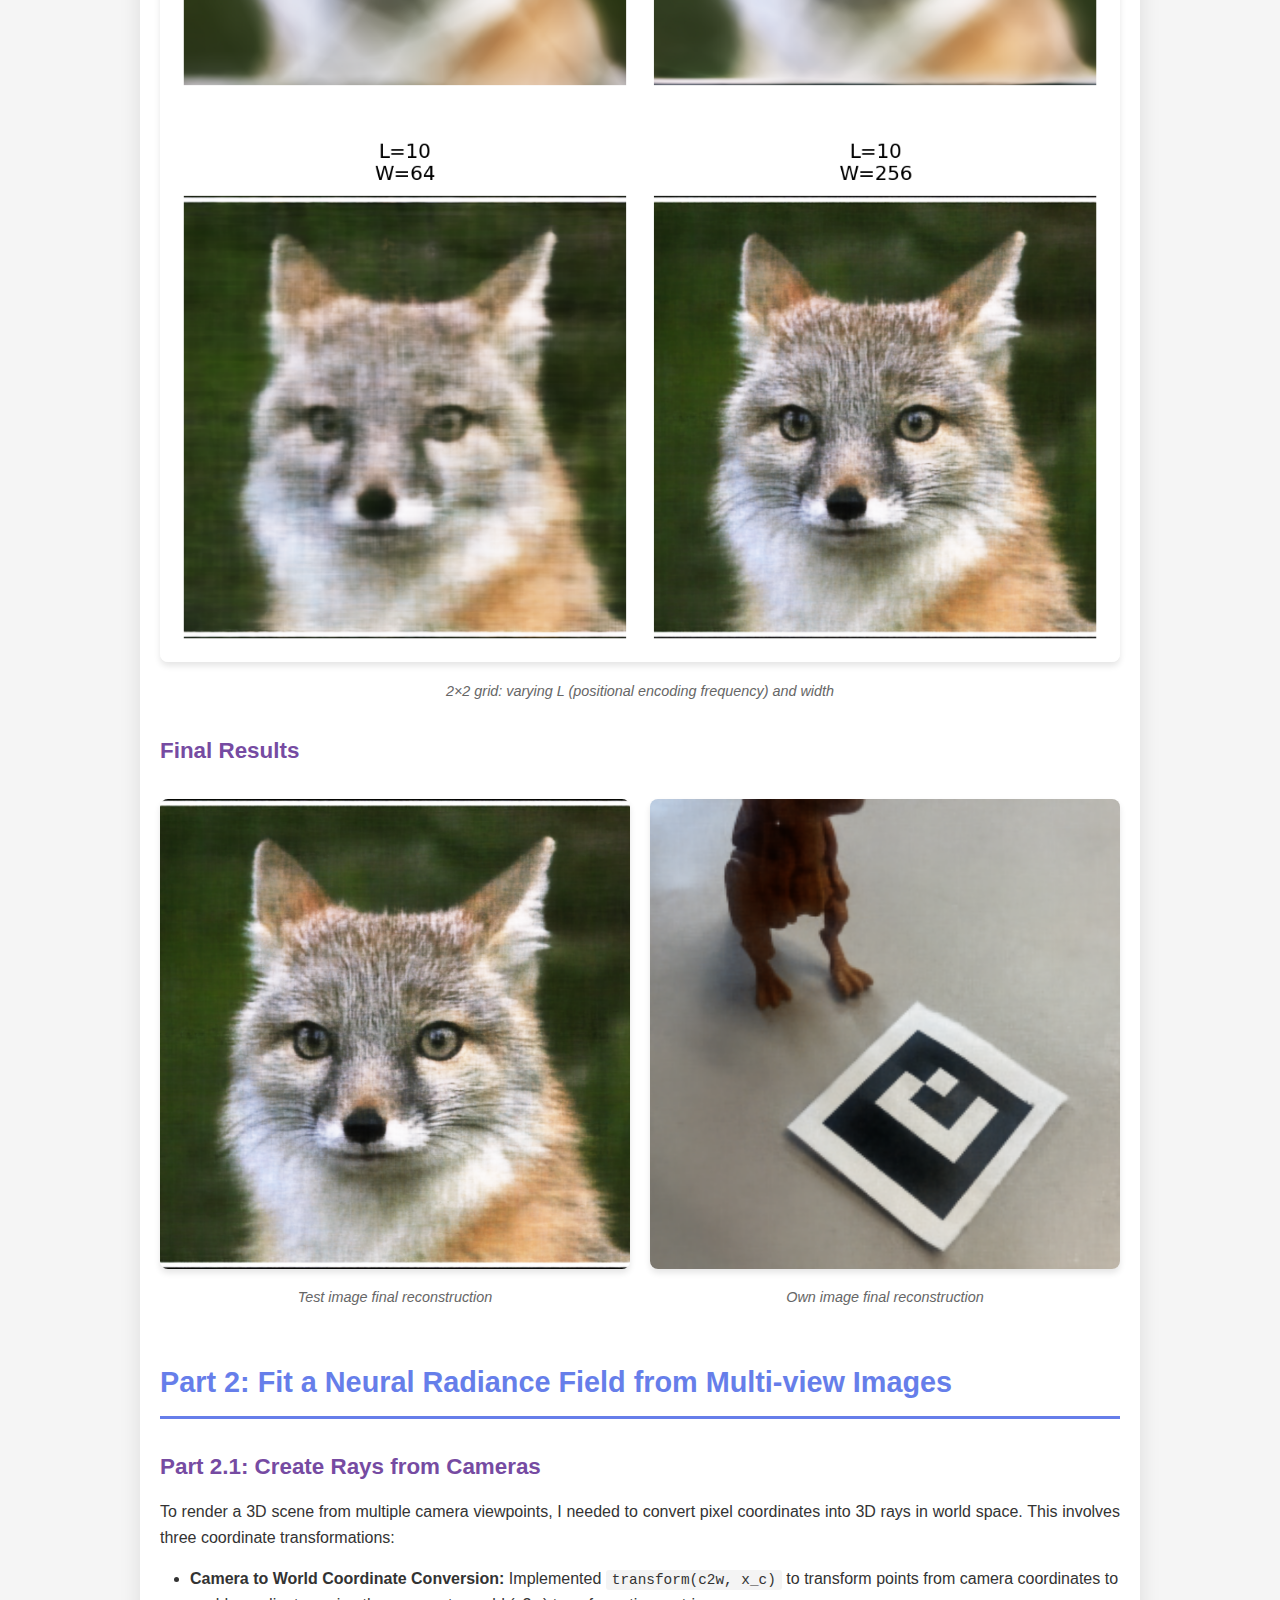
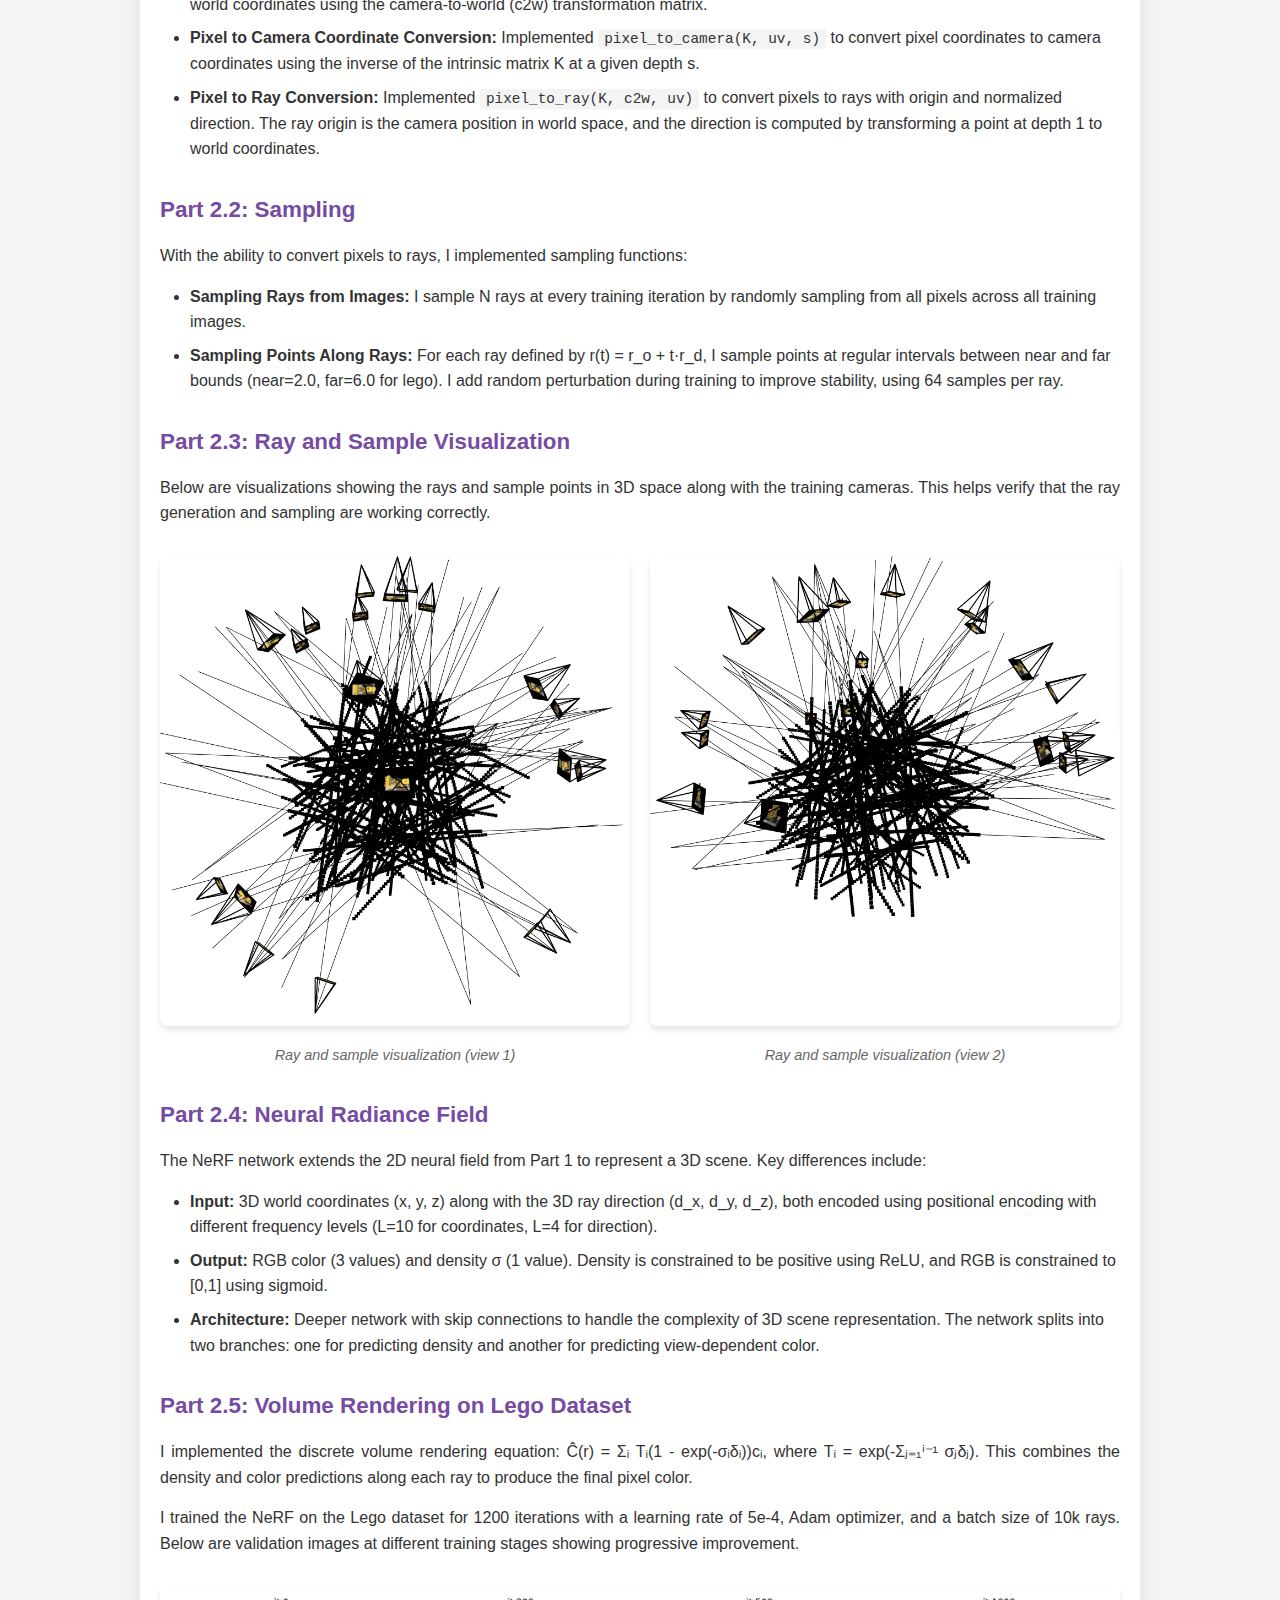
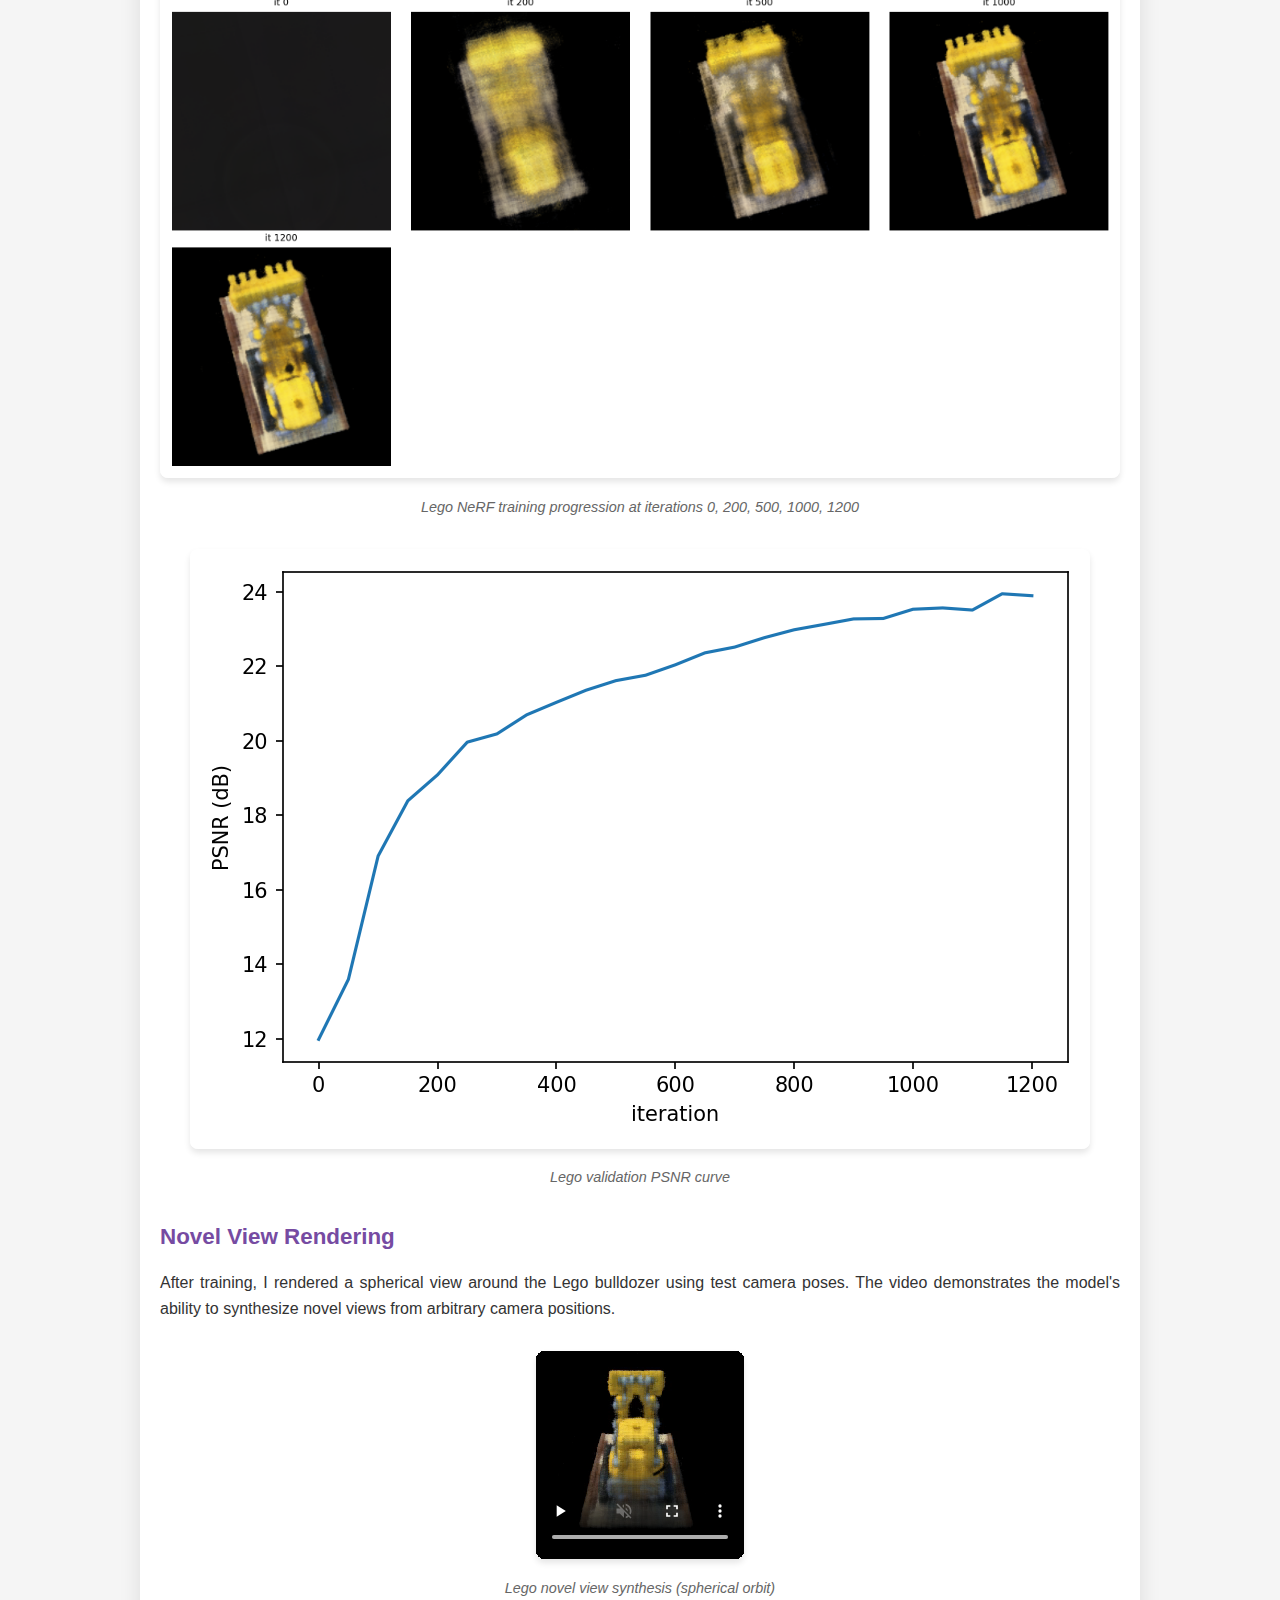
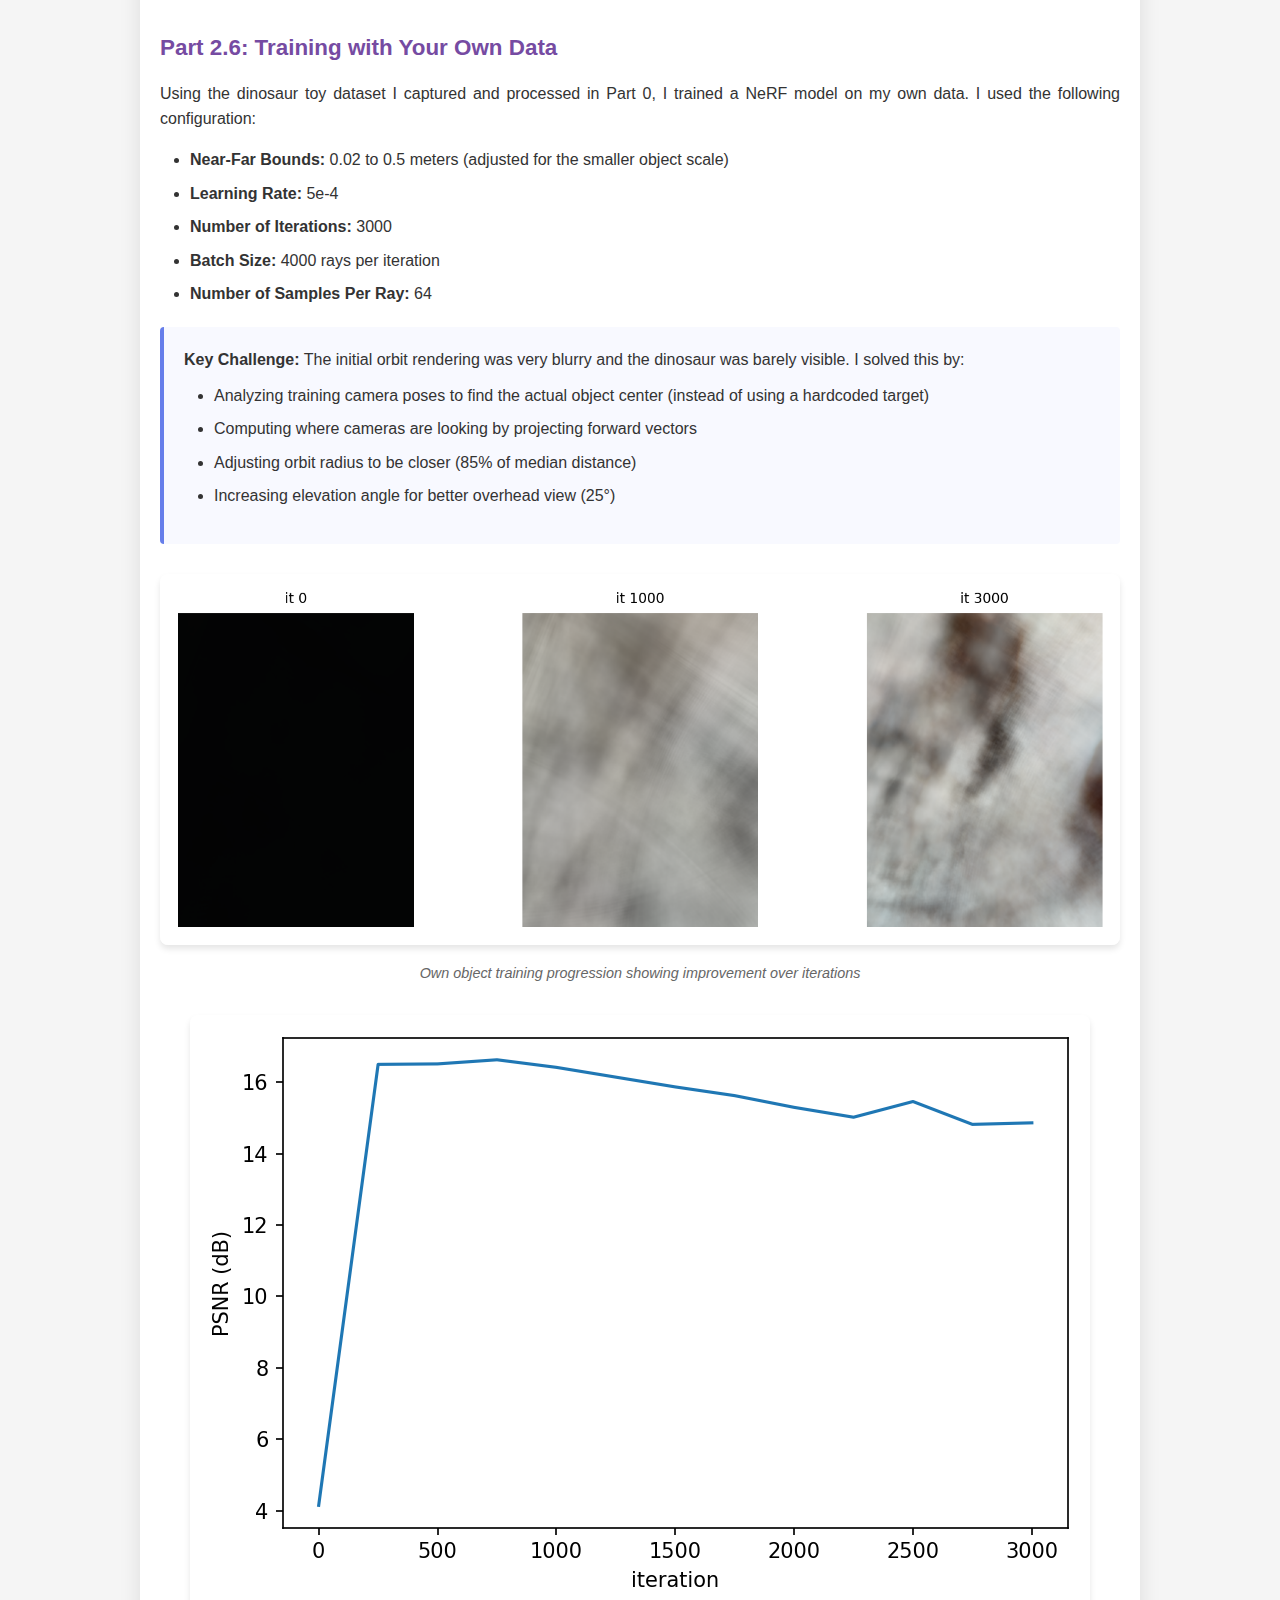
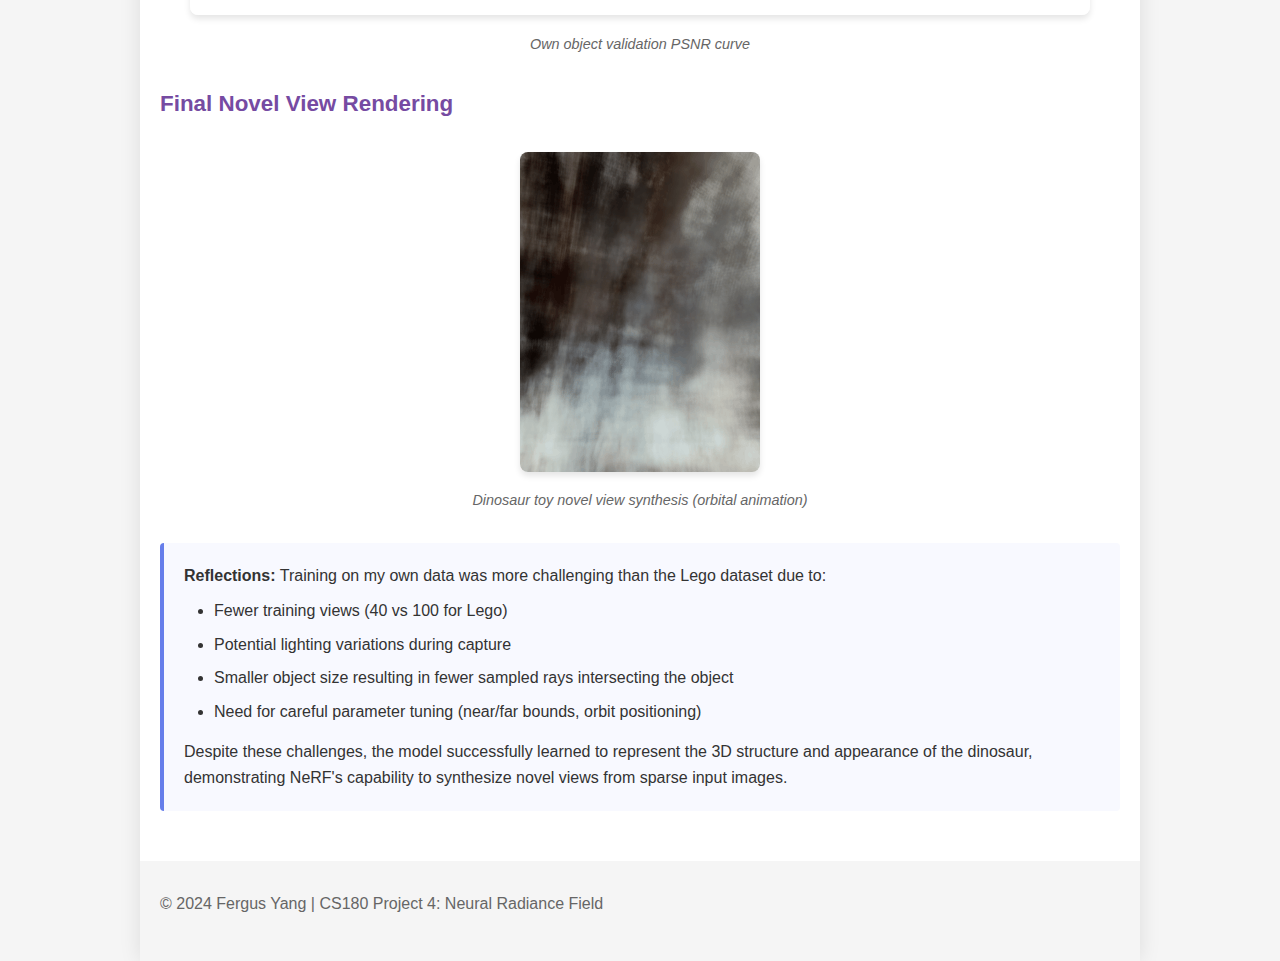
<file: 4/index.html>
<!DOCTYPE html>
<html lang="en">
<head>
    <meta charset="UTF-8">
    <meta name="viewport" content="width=device-width, initial-scale=1.0">
    <title>CS180 Project 4: Neural Radiance Field</title>
    <style>
        * {
            margin: 0;
            padding: 0;
            box-sizing: border-box;
        }

        body {
            font-family: -apple-system, BlinkMacSystemFont, 'Segoe UI', Roboto, 'Helvetica Neue', Arial, sans-serif;
            line-height: 1.6;
            color: #333;
            background: #f5f5f5;
        }

        .container {
            max-width: 1000px;
            margin: 0 auto;
            padding: 20px;
            background: white;
            box-shadow: 0 0 20px rgba(0,0,0,0.1);
        }

        header {
            text-align: center;
            padding: 40px 20px;
            background: linear-gradient(135deg, #667eea 0%, #764ba2 100%);
            color: white;
            margin: -20px -20px 40px -20px;
        }

        h1 {
            font-size: 2.5em;
            margin-bottom: 10px;
            font-weight: 700;
        }

        .subtitle {
            font-size: 1.2em;
            opacity: 0.9;
        }

        h2 {
            color: #667eea;
            margin-top: 50px;
            margin-bottom: 20px;
            padding-bottom: 10px;
            border-bottom: 3px solid #667eea;
            font-size: 1.8em;
        }

        h3 {
            color: #764ba2;
            margin-top: 30px;
            margin-bottom: 15px;
            font-size: 1.4em;
        }

        p {
            margin-bottom: 15px;
            text-align: justify;
        }

        .image-grid {
            display: grid;
            grid-template-columns: repeat(auto-fit, minmax(300px, 1fr));
            gap: 20px;
            margin: 30px 0;
        }

        .image-grid-2 {
            display: grid;
            grid-template-columns: repeat(2, 1fr);
            gap: 20px;
            margin: 30px 0;
        }

        .image-grid-3 {
            display: grid;
            grid-template-columns: repeat(3, 1fr);
            gap: 20px;
            margin: 30px 0;
        }

        .image-container {
            text-align: center;
        }

        .image-container img,
        .image-container video {
            width: 100%;
            height: auto;
            border-radius: 8px;
            box-shadow: 0 4px 6px rgba(0,0,0,0.1);
            transition: transform 0.3s ease;
        }

        .image-container img:hover,
        .image-container video:hover {
            transform: scale(1.02);
        }

        .caption {
            margin-top: 10px;
            font-size: 0.9em;
            color: #666;
            font-style: italic;
        }

        .single-image {
            text-align: center;
            margin: 30px 0;
        }

        .single-image img,
        .single-image video {
            max-width: 100%;
            height: auto;
            border-radius: 8px;
            box-shadow: 0 4px 6px rgba(0,0,0,0.1);
        }

        .progression-grid {
            display: grid;
            grid-template-columns: repeat(auto-fit, minmax(200px, 1fr));
            gap: 15px;
            margin: 30px 0;
        }

        code {
            background: #f4f4f4;
            padding: 2px 6px;
            border-radius: 3px;
            font-family: 'Courier New', monospace;
            font-size: 0.9em;
        }

        .highlight-box {
            background: #f8f9ff;
            border-left: 4px solid #667eea;
            padding: 20px;
            margin: 20px 0;
            border-radius: 4px;
        }

        ul {
            margin-left: 30px;
            margin-bottom: 15px;
        }

        li {
            margin-bottom: 8px;
        }

        footer {
            text-align: center;
            padding: 30px 20px;
            margin-top: 50px;
            background: #f5f5f5;
            color: #666;
            margin: 50px -20px -20px -20px;
        }

        @media (max-width: 768px) {
            .image-grid-2,
            .image-grid-3 {
                grid-template-columns: 1fr;
            }
            
            h1 {
                font-size: 1.8em;
            }
            
            h2 {
                font-size: 1.4em;
            }
        }
    </style>
</head>
<body>
    <div class="container">
        <header>
            <h1>Project 4: Neural Radiance Field</h1>
            <div class="subtitle">CS180: Intro to Computer Vision and Computational Photography</div>
            <div class="subtitle">Fergus Yang</div>
        </header>

        <!-- PART 0 -->
        <h2>Part 0: Calibrating Your Camera and Capturing a 3D Scan</h2>
        
        <h3>Part 0.1: Calibrating Your Camera</h3>
        <p>
            I captured 50 images of ArUco calibration tags from my phone camera at various angles and distances, maintaining a consistent zoom level throughout. For each image, I used OpenCV's ArUco detector to identify the tags and extract corner coordinates. I then collected all detected corners along with their corresponding 3D world coordinates. Using <code>cv2.calibrateCamera()</code>, I computed the camera intrinsics and distortion coefficients. Images where no tags were detected were automatically excluded from the calibration dataset.
        </p>

        <h3>Part 0.2: Capturing a 3D Object Scan</h3>
        <p>
            I captured 50 images of a toy dinosaur with a single ArUco tag placed next to it on a tabletop, using the same camera and zoom level as calibration. The images were taken from different angles around the object to ensure comprehensive coverage, with the tag visible in each shot.
        </p>

        <h3>Part 0.3: Estimating Camera Pose</h3>
        <p>
            Using the camera intrinsics and distortion coefficients from Part 0.1, I estimated the camera pose (position and orientation) for each image of the object scan. This is the classic Perspective-n-Point (PnP) problem: given a set of 3D points in world coordinates and their corresponding 2D projections in an image, find the camera's extrinsic parameters (rotation and translation).
        </p>
        <p>
            For each image, I detected the single ArUco tag and used <code>cv2.solvePnP()</code> to estimate the camera pose. OpenCV's <code>solvePnP()</code> returns the world-to-camera transformation, which I inverted to get the camera-to-world (c2w) matrix for visualization and use in NeRF training.
        </p>

        <h3>Camera Frustum Visualization</h3>
        <p>
            I visualized the camera poses using Viser, which displays camera frustums in 3D space showing both their positions and the captured images. Below are two screenshots of the visualization showing the estimated camera poses from different viewpoints.
        </p>

        <div class="image-grid-2">
            <div class="image-container">
                <img src="images/Cell 7 output 1.png" alt="Camera Frustum Visualization 1">
                <div class="caption">Viser visualization (view 1)</div>
            </div>
            <div class="image-container">
                <img src="images/Cell 7 output 2.png" alt="Camera Frustum Visualization 2">
                <div class="caption">Viser visualization (view 2)</div>
            </div>
        </div>

        <h3>Part 0.4: Undistorting Images and Creating a Dataset</h3>
        <p>
            With the camera intrinsics, distortion coefficients, and pose estimates, I undistorted the images using <code>cv2.undistort()</code> to remove lens distortion. After undistorting all images, I split them into training and validation sets. Out of the 50 captured images, 45 successfully had ArUco tags detected and were included in the final dataset (40 for training, 5 for validation).
        </p>

        <!-- PART 1 -->
        <h2>Part 1: Fit a Neural Field to a 2D Image</h2>
        
        <p>
            In this section, I implemented a Neural Field that represents a 2D image. The network takes in 2D pixel coordinates (x, y) and outputs the 3D RGB color at that position.
        </p>

        <h3>Network Architecture</h3>
        <p>
            I implemented a Multilayer Perceptron (MLP) network with Sinusoidal Positional Encoding (PE). The MLP consists of a stack of fully connected layers with ReLU activations, followed by a sigmoid activation at the output to constrain RGB values to [0, 1]. The network structure is:
        </p>
        <ul>
            <li><strong>Input:</strong> 2D pixel coordinates (x, y) normalized to [0, 1]</li>
            <li><strong>Positional Encoding:</strong> Expands the 2-dim coordinates to a higher dimensional space using sinusoidal functions</li>
            <li><strong>MLP Layers:</strong> Multiple linear layers with ReLU activations</li>
            <li><strong>Output:</strong> 3-dim RGB pixel colors in range [0, 1]</li>
        </ul>
        <p>
            The Positional Encoding applies sinusoidal functions: PE(x) = [x, sin(2⁰πx), cos(2⁰πx), sin(2¹πx), cos(2¹πx), ..., sin(2^(L-1)πx), cos(2^(L-1)πx)], where L is the maximum frequency level.
        </p>

        <h3>Training Setup</h3>
        <p>
            I implemented a dataloader that randomly samples pixels per iteration for training. The model is trained using Mean Squared Error (MSE) loss with the Adam optimizer (learning rate 1e-3) for 3000 iterations with a batch size of 4096 pixels. I used PSNR (Peak Signal-to-Noise Ratio) as the evaluation metric.
        </p>

        <h3>Training Progression</h3>
        <p>
            Below are snapshots of the network's reconstruction at different training iterations for both the provided test image and my own image (gummy bear), showing how the model progressively learns to represent image details.
        </p>

        <div class="single-image">
            <img src="images/testimg_progression.png" alt="Test Image Training Progression">
            <div class="caption">Test image training progression (L=10, width=256)</div>
        </div>

        <div class="single-image">
            <img src="images/ownimg_progression.png" alt="Own Image Training Progression">
            <div class="caption">Own image (gummy bear) training progression (L=10, width=256)</div>
        </div>

        <h3>PSNR Curves</h3>
        <p>
            The graphs below show the PSNR (Peak Signal-to-Noise Ratio) during training. Higher PSNR indicates better reconstruction quality.
        </p>

        <div class="image-grid-2">
            <div class="image-container">
                <img src="images/testimg_psnr_curve.png" alt="Test Image PSNR">
                <div class="caption">Test image PSNR curve</div>
            </div>
            <div class="image-container">
                <img src="images/ownimg_psnr_curve.png" alt="Own Image PSNR">
                <div class="caption">Own image PSNR curve</div>
            </div>
        </div>

        <h3>Hyperparameter Tuning</h3>
        <p>
            I experimented with different values of L (positional encoding frequency) and width (number of channels in hidden layers). Below is a 2×2 grid comparing results with different hyperparameters. Higher L values capture more high-frequency details, while wider networks have more capacity. The results demonstrate the importance of positional encoding - without it, the network produces smooth, blurry images that fail to capture fine details.
        </p>

        <div class="single-image">
            <img src="images/part1_2x2_grid.png" alt="Hyperparameter Grid">
            <div class="caption">2×2 grid: varying L (positional encoding frequency) and width</div>
        </div>

        <h3>Final Results</h3>
        <div class="image-grid-2">
            <div class="image-container">
                <img src="images/testimg_final.png" alt="Test Image Final">
                <div class="caption">Test image final reconstruction</div>
            </div>
            <div class="image-container">
                <img src="images/ownimg_final.png" alt="Own Image Final">
                <div class="caption">Own image final reconstruction</div>
            </div>
        </div>

        <!-- PART 2 -->
        <h2>Part 2: Fit a Neural Radiance Field from Multi-view Images</h2>

        <h3>Part 2.1: Create Rays from Cameras</h3>
        <p>
            To render a 3D scene from multiple camera viewpoints, I needed to convert pixel coordinates into 3D rays in world space. This involves three coordinate transformations:
        </p>
        <ul>
            <li><strong>Camera to World Coordinate Conversion:</strong> Implemented <code>transform(c2w, x_c)</code> to transform points from camera coordinates to world coordinates using the camera-to-world (c2w) transformation matrix.</li>
            <li><strong>Pixel to Camera Coordinate Conversion:</strong> Implemented <code>pixel_to_camera(K, uv, s)</code> to convert pixel coordinates to camera coordinates using the inverse of the intrinsic matrix K at a given depth s.</li>
            <li><strong>Pixel to Ray Conversion:</strong> Implemented <code>pixel_to_ray(K, c2w, uv)</code> to convert pixels to rays with origin and normalized direction. The ray origin is the camera position in world space, and the direction is computed by transforming a point at depth 1 to world coordinates.</li>
        </ul>

        <h3>Part 2.2: Sampling</h3>
        <p>
            With the ability to convert pixels to rays, I implemented sampling functions:
        </p>
        <ul>
            <li><strong>Sampling Rays from Images:</strong> I sample N rays at every training iteration by randomly sampling from all pixels across all training images.</li>
            <li><strong>Sampling Points Along Rays:</strong> For each ray defined by r(t) = r_o + t·r_d, I sample points at regular intervals between near and far bounds (near=2.0, far=6.0 for lego). I add random perturbation during training to improve stability, using 64 samples per ray.</li>
        </ul>

        <h3>Part 2.3: Ray and Sample Visualization</h3>
        <p>
            Below are visualizations showing the rays and sample points in 3D space along with the training cameras. This helps verify that the ray generation and sampling are working correctly.
        </p>

        <div class="image-grid-2">
            <div class="image-container">
                <img src="images/Cell 24 output 1.png" alt="Ray Visualization 1">
                <div class="caption">Ray and sample visualization (view 1)</div>
            </div>
            <div class="image-container">
                <img src="images/Cell 24 output 2.png" alt="Ray Visualization 2">
                <div class="caption">Ray and sample visualization (view 2)</div>
            </div>
        </div>

        <h3>Part 2.4: Neural Radiance Field</h3>
        <p>
            The NeRF network extends the 2D neural field from Part 1 to represent a 3D scene. Key differences include:
        </p>
        <ul>
            <li><strong>Input:</strong> 3D world coordinates (x, y, z) along with the 3D ray direction (d_x, d_y, d_z), both encoded using positional encoding with different frequency levels (L=10 for coordinates, L=4 for direction).</li>
            <li><strong>Output:</strong> RGB color (3 values) and density σ (1 value). Density is constrained to be positive using ReLU, and RGB is constrained to [0,1] using sigmoid.</li>
            <li><strong>Architecture:</strong> Deeper network with skip connections to handle the complexity of 3D scene representation. The network splits into two branches: one for predicting density and another for predicting view-dependent color.</li>
        </ul>

        <h3>Part 2.5: Volume Rendering on Lego Dataset</h3>
        <p>
            I implemented the discrete volume rendering equation: Ĉ(r) = Σᵢ Tᵢ(1 - exp(-σᵢδᵢ))cᵢ, where Tᵢ = exp(-Σⱼ₌₁ⁱ⁻¹ σⱼδⱼ). This combines the density and color predictions along each ray to produce the final pixel color.
        </p>
        <p>
            I trained the NeRF on the Lego dataset for 1200 iterations with a learning rate of 5e-4, Adam optimizer, and a batch size of 10k rays. Below are validation images at different training stages showing progressive improvement.
        </p>

        <div class="single-image">
            <img src="images/lego_progression.png" alt="Lego Training Progression">
            <div class="caption">Lego NeRF training progression at iterations 0, 200, 500, 1000, 1200</div>
        </div>

        <div class="single-image">
            <img src="images/lego_psnr_curve.png" alt="Lego PSNR Curve">
            <div class="caption">Lego validation PSNR curve</div>
        </div>

        <h3>Novel View Rendering</h3>
        <p>
            After training, I rendered a spherical view around the Lego bulldozer using test camera poses. The video demonstrates the model's ability to synthesize novel views from arbitrary camera positions.
        </p>

        <div class="single-image">
            <video controls loop autoplay muted>
                <source src="images/lego_spherical.mp4" type="video/mp4">
                Your browser does not support the video tag.
            </video>
            <div class="caption">Lego novel view synthesis (spherical orbit)</div>
        </div>

        <h3>Part 2.6: Training with Your Own Data</h3>
        <p>
            Using the dinosaur toy dataset I captured and processed in Part 0, I trained a NeRF model on my own data. I used the following configuration:
        </p>
        <ul>
            <li><strong>Near-Far Bounds:</strong> 0.02 to 0.5 meters (adjusted for the smaller object scale)</li>
            <li><strong>Learning Rate:</strong> 5e-4</li>
            <li><strong>Number of Iterations:</strong> 3000</li>
            <li><strong>Batch Size:</strong> 4000 rays per iteration</li>
            <li><strong>Number of Samples Per Ray:</strong> 64</li>
        </ul>

        <div class="highlight-box">
            <strong>Key Challenge:</strong> The initial orbit rendering was very blurry and the dinosaur was barely visible. I solved this by:
            <ul style="margin-top: 10px;">
                <li>Analyzing training camera poses to find the actual object center (instead of using a hardcoded target)</li>
                <li>Computing where cameras are looking by projecting forward vectors</li>
                <li>Adjusting orbit radius to be closer (85% of median distance)</li>
                <li>Increasing elevation angle for better overhead view (25°)</li>
            </ul>
        </div>

        <div class="single-image">
            <img src="images/own_progression.png" alt="Own Data Training Progression">
            <div class="caption">Own object training progression showing improvement over iterations</div>
        </div>

        <div class="single-image">
            <img src="images/own_psnr_curve.png" alt="Own Data PSNR">
            <div class="caption">Own object validation PSNR curve</div>
        </div>

        <h3>Final Novel View Rendering</h3>
       

        <div class="single-image">
            <img src="images/own_orbit_improved.gif" alt="Own Object Orbit">
            <div class="caption">Dinosaur toy novel view synthesis (orbital animation)</div>
        </div>

        <div class="highlight-box">
            <strong>Reflections:</strong> Training on my own data was more challenging than the Lego dataset due to:
            <ul style="margin-top: 10px;">
                <li>Fewer training views (40 vs 100 for Lego)</li>
                <li>Potential lighting variations during capture</li>
                <li>Smaller object size resulting in fewer sampled rays intersecting the object</li>
                <li>Need for careful parameter tuning (near/far bounds, orbit positioning)</li>
            </ul>
            Despite these challenges, the model successfully learned to represent the 3D structure and appearance of the dinosaur, demonstrating NeRF's capability to synthesize novel views from sparse input images.
        </div>

        <footer>
            <p>&copy; 2024 Fergus Yang | CS180 Project 4: Neural Radiance Field</p>
        </footer>
    </div>
</body>
</html>
</file>
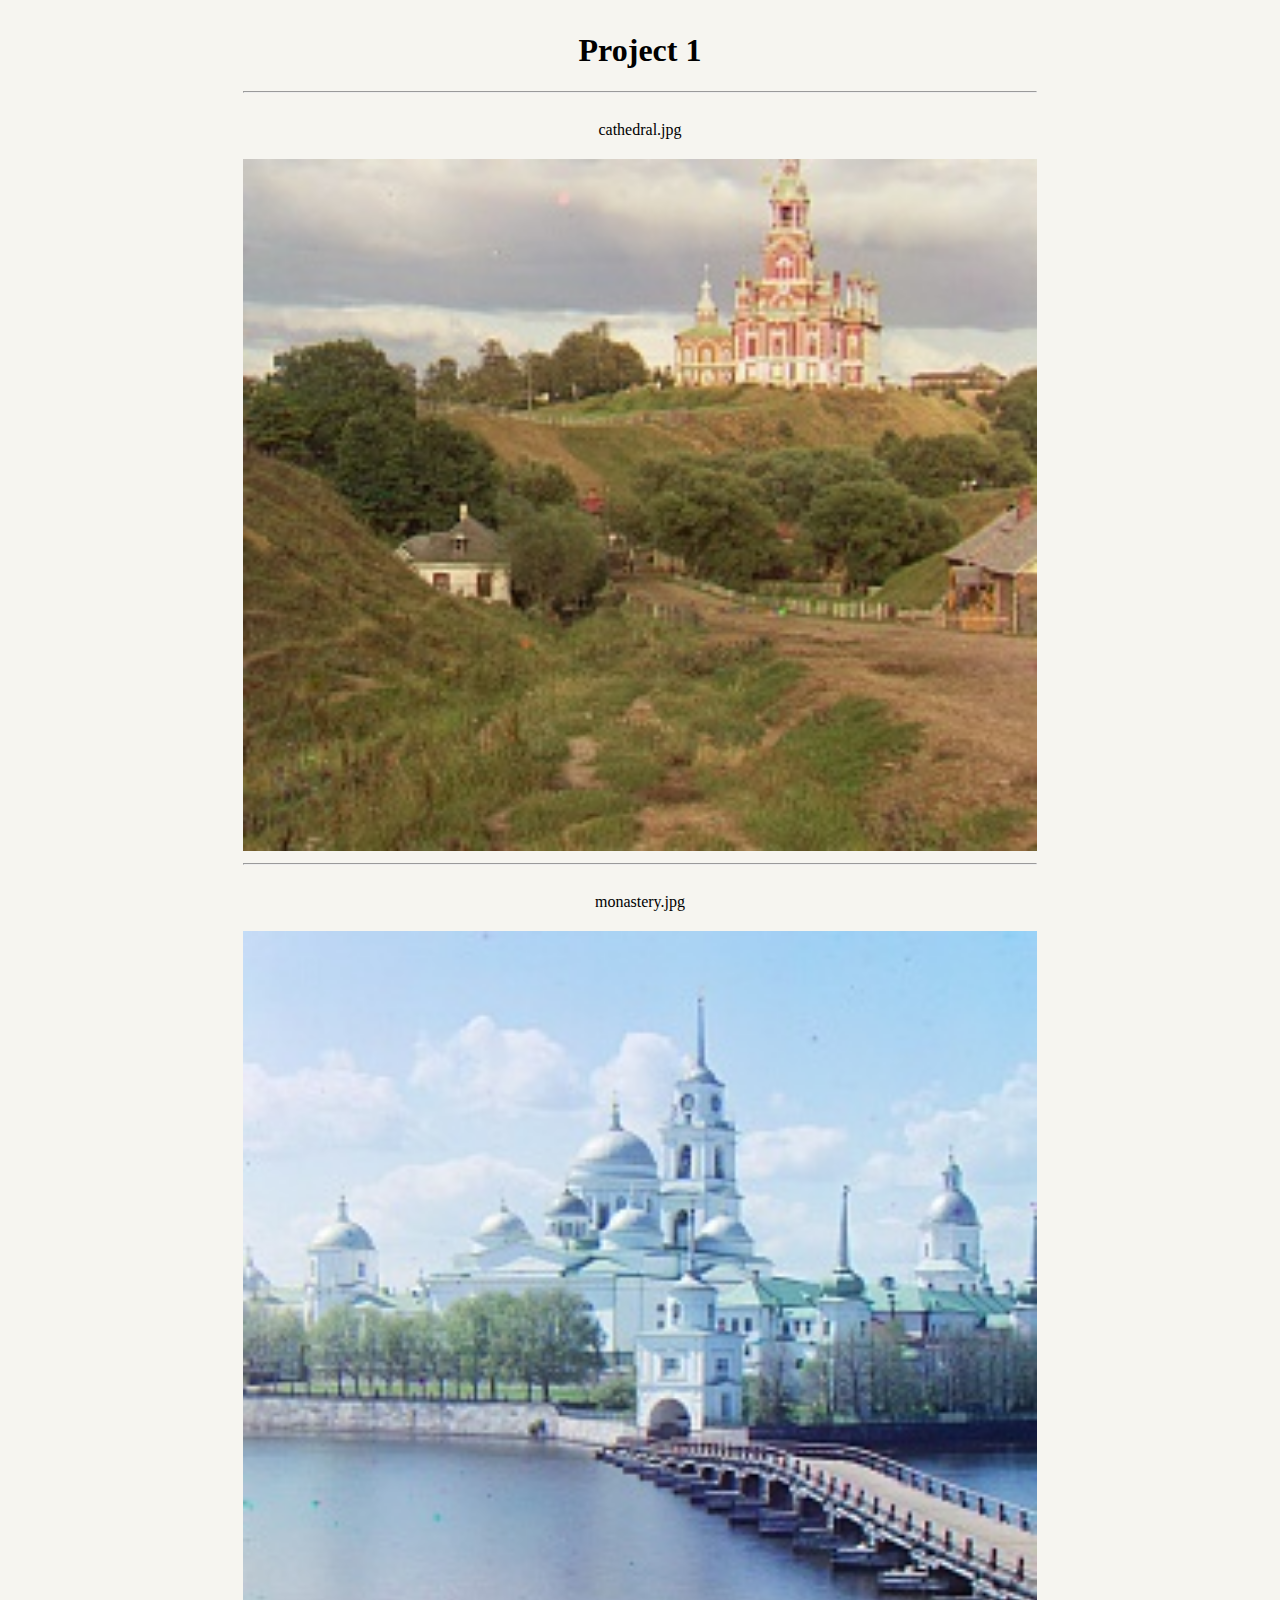
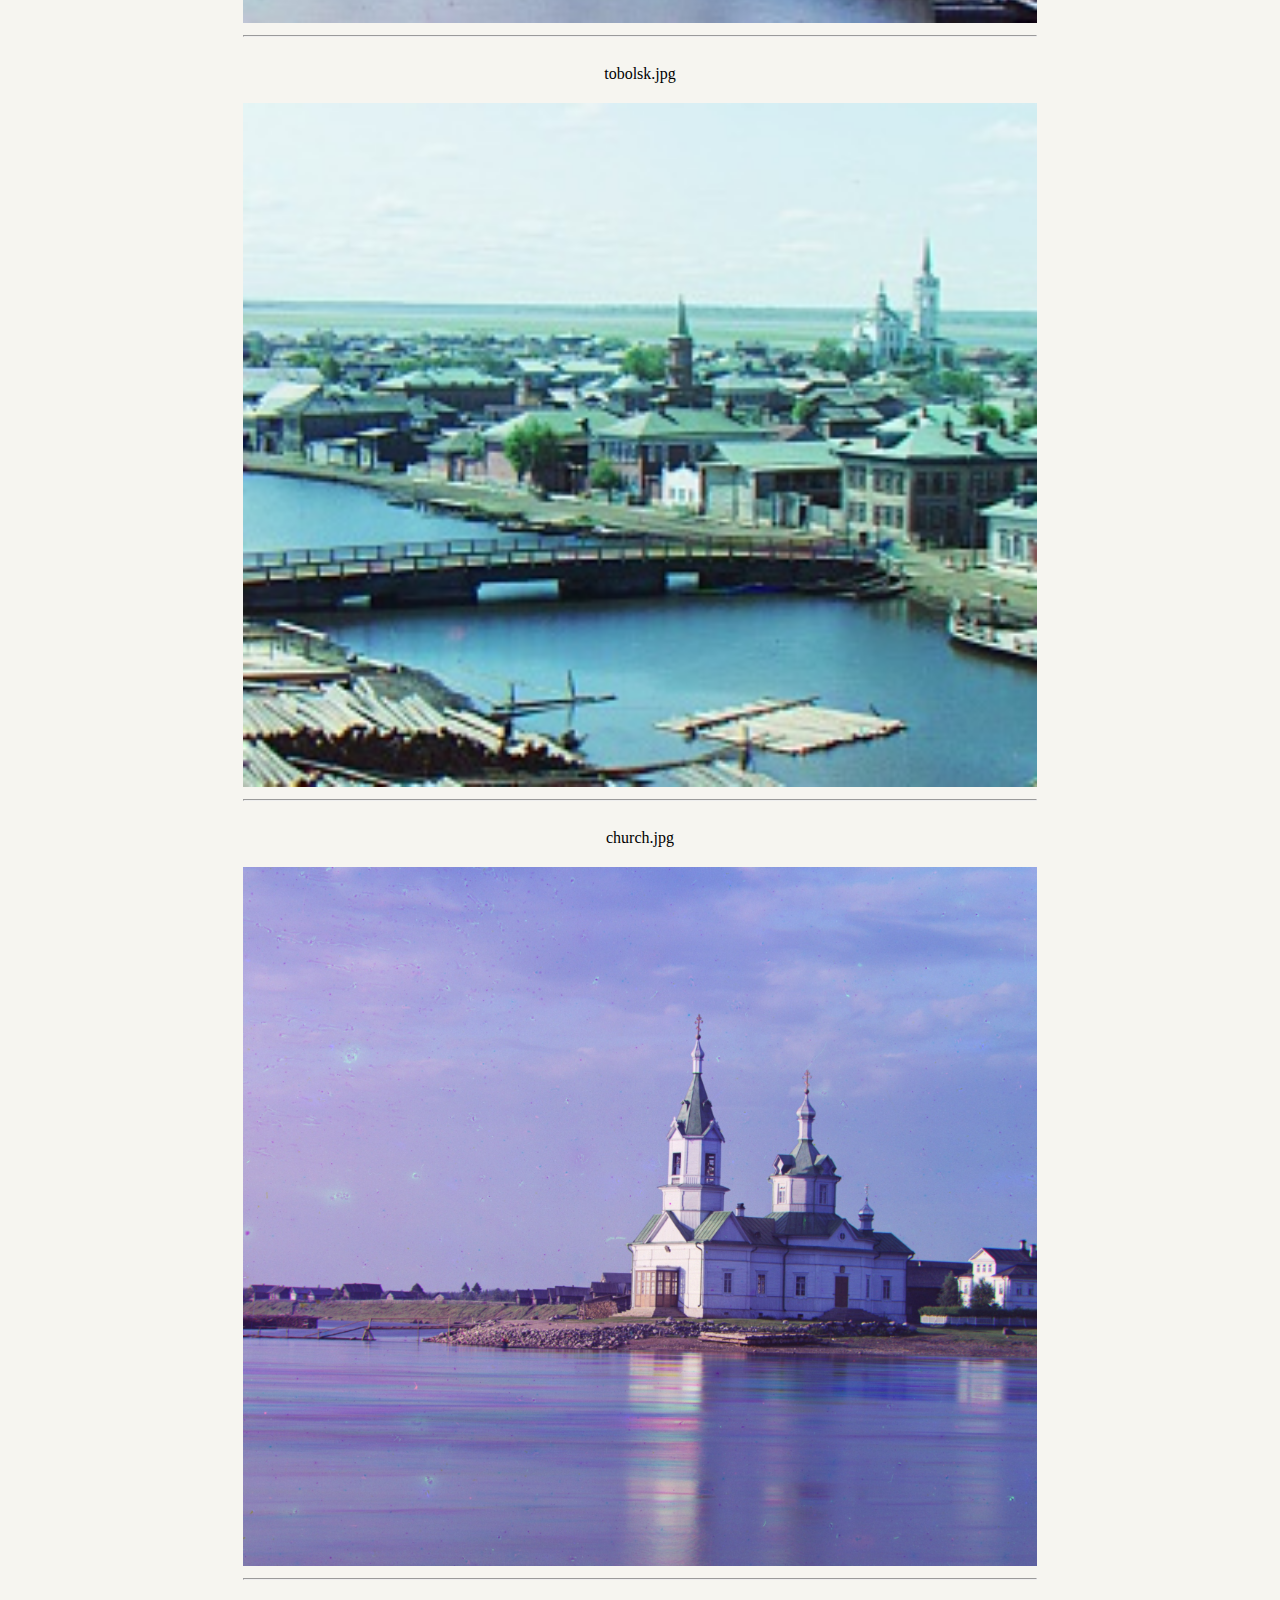
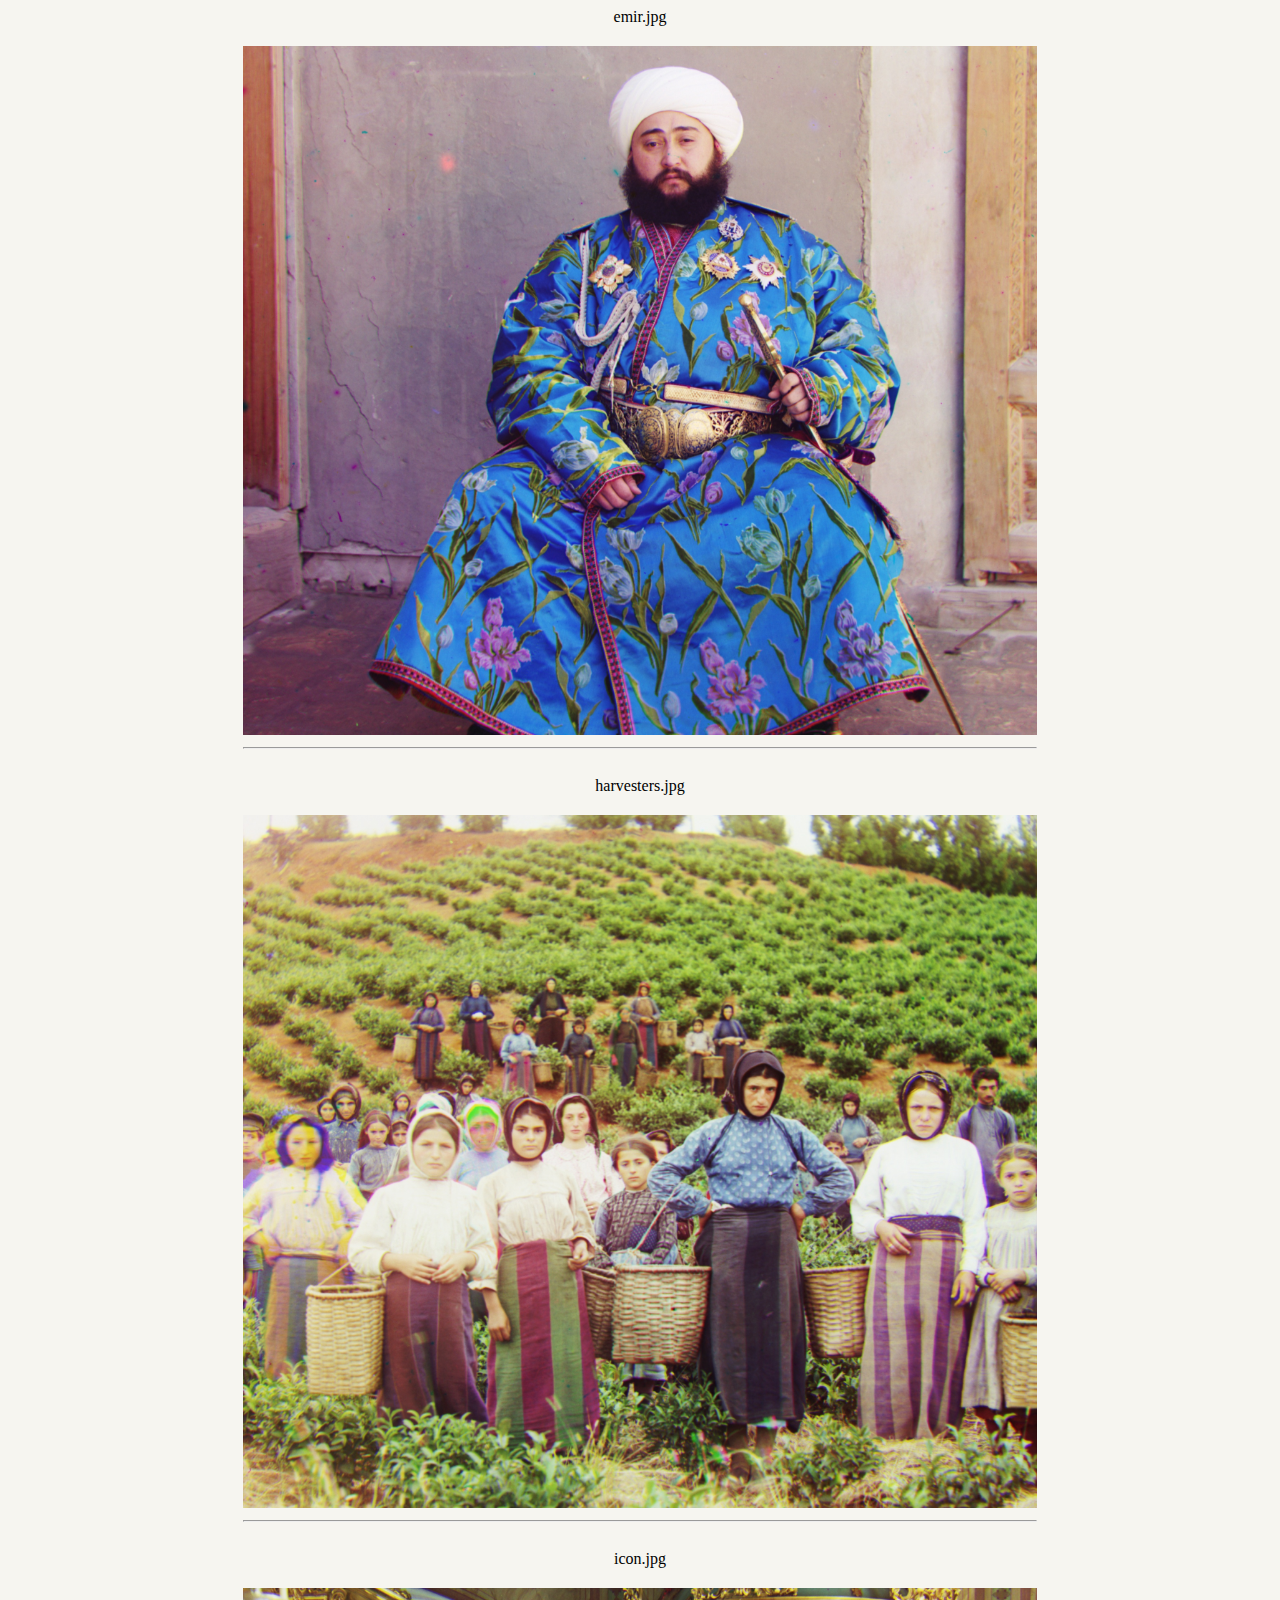
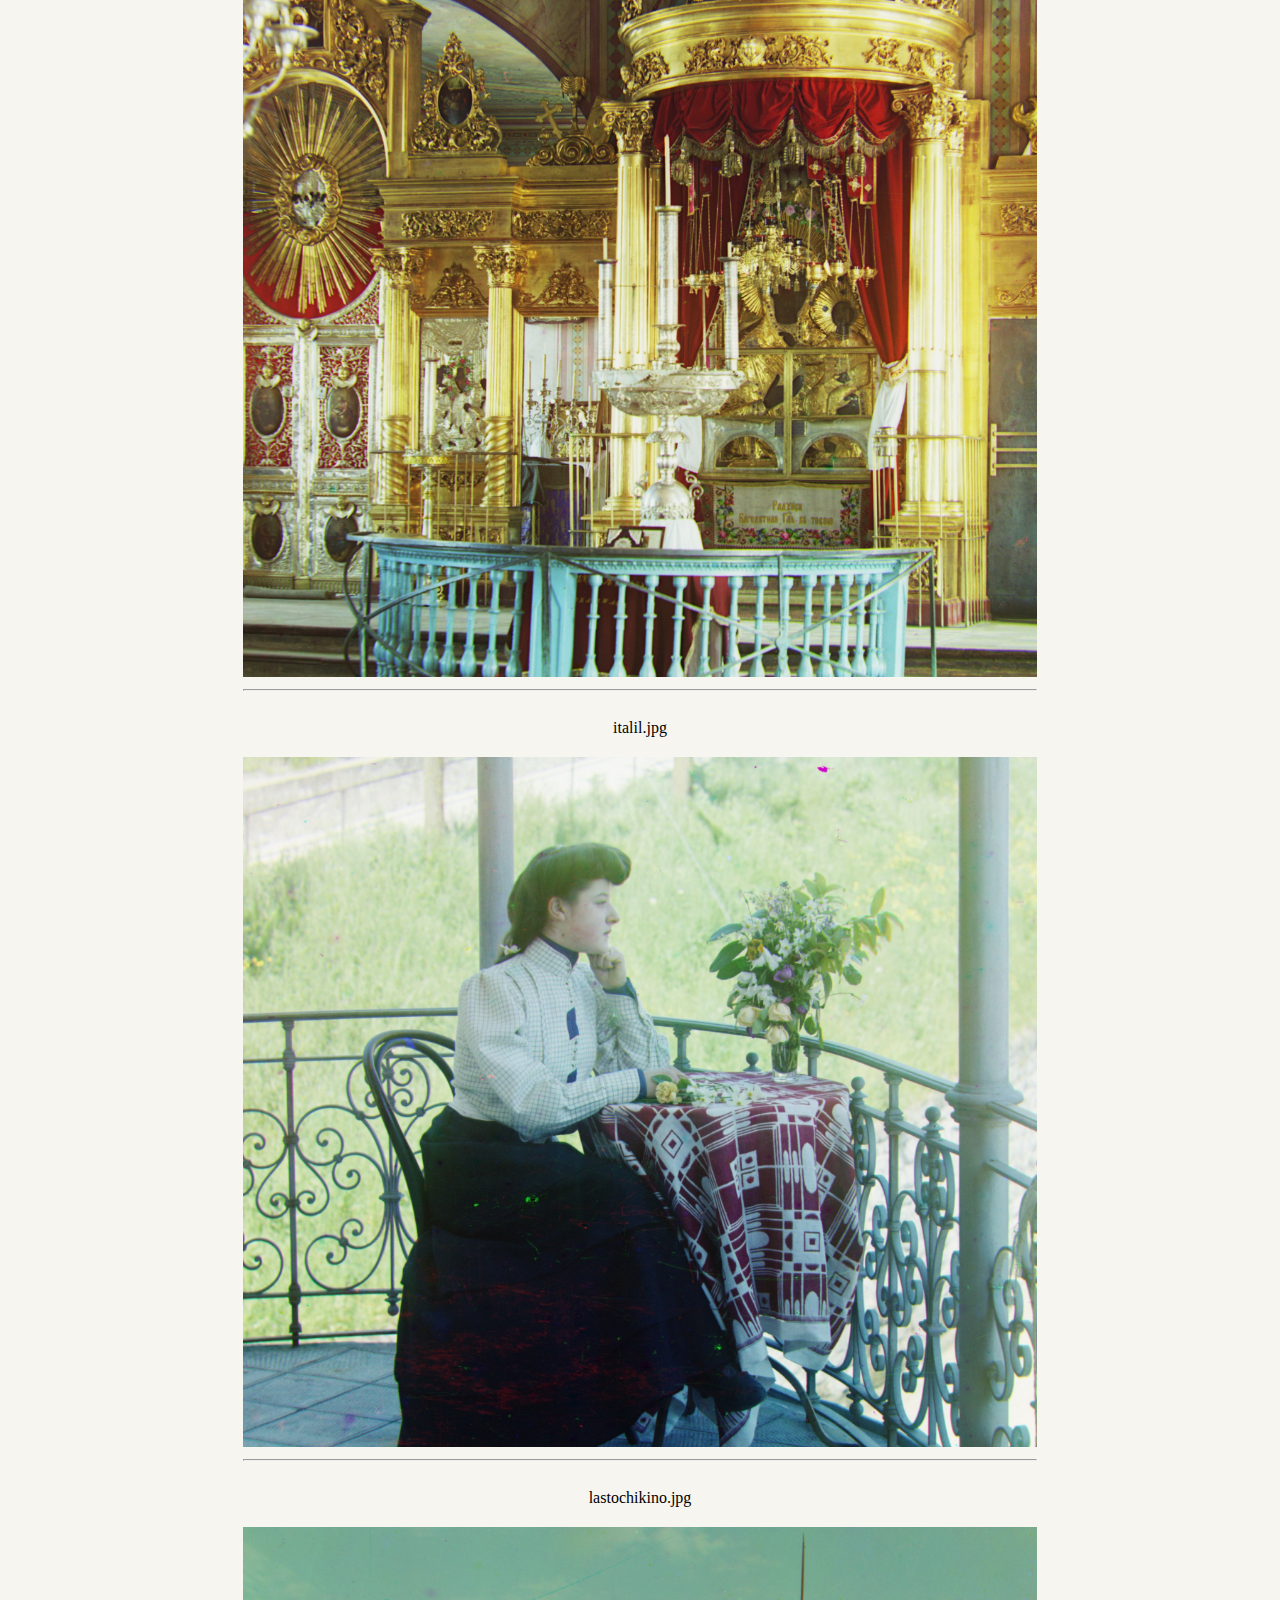
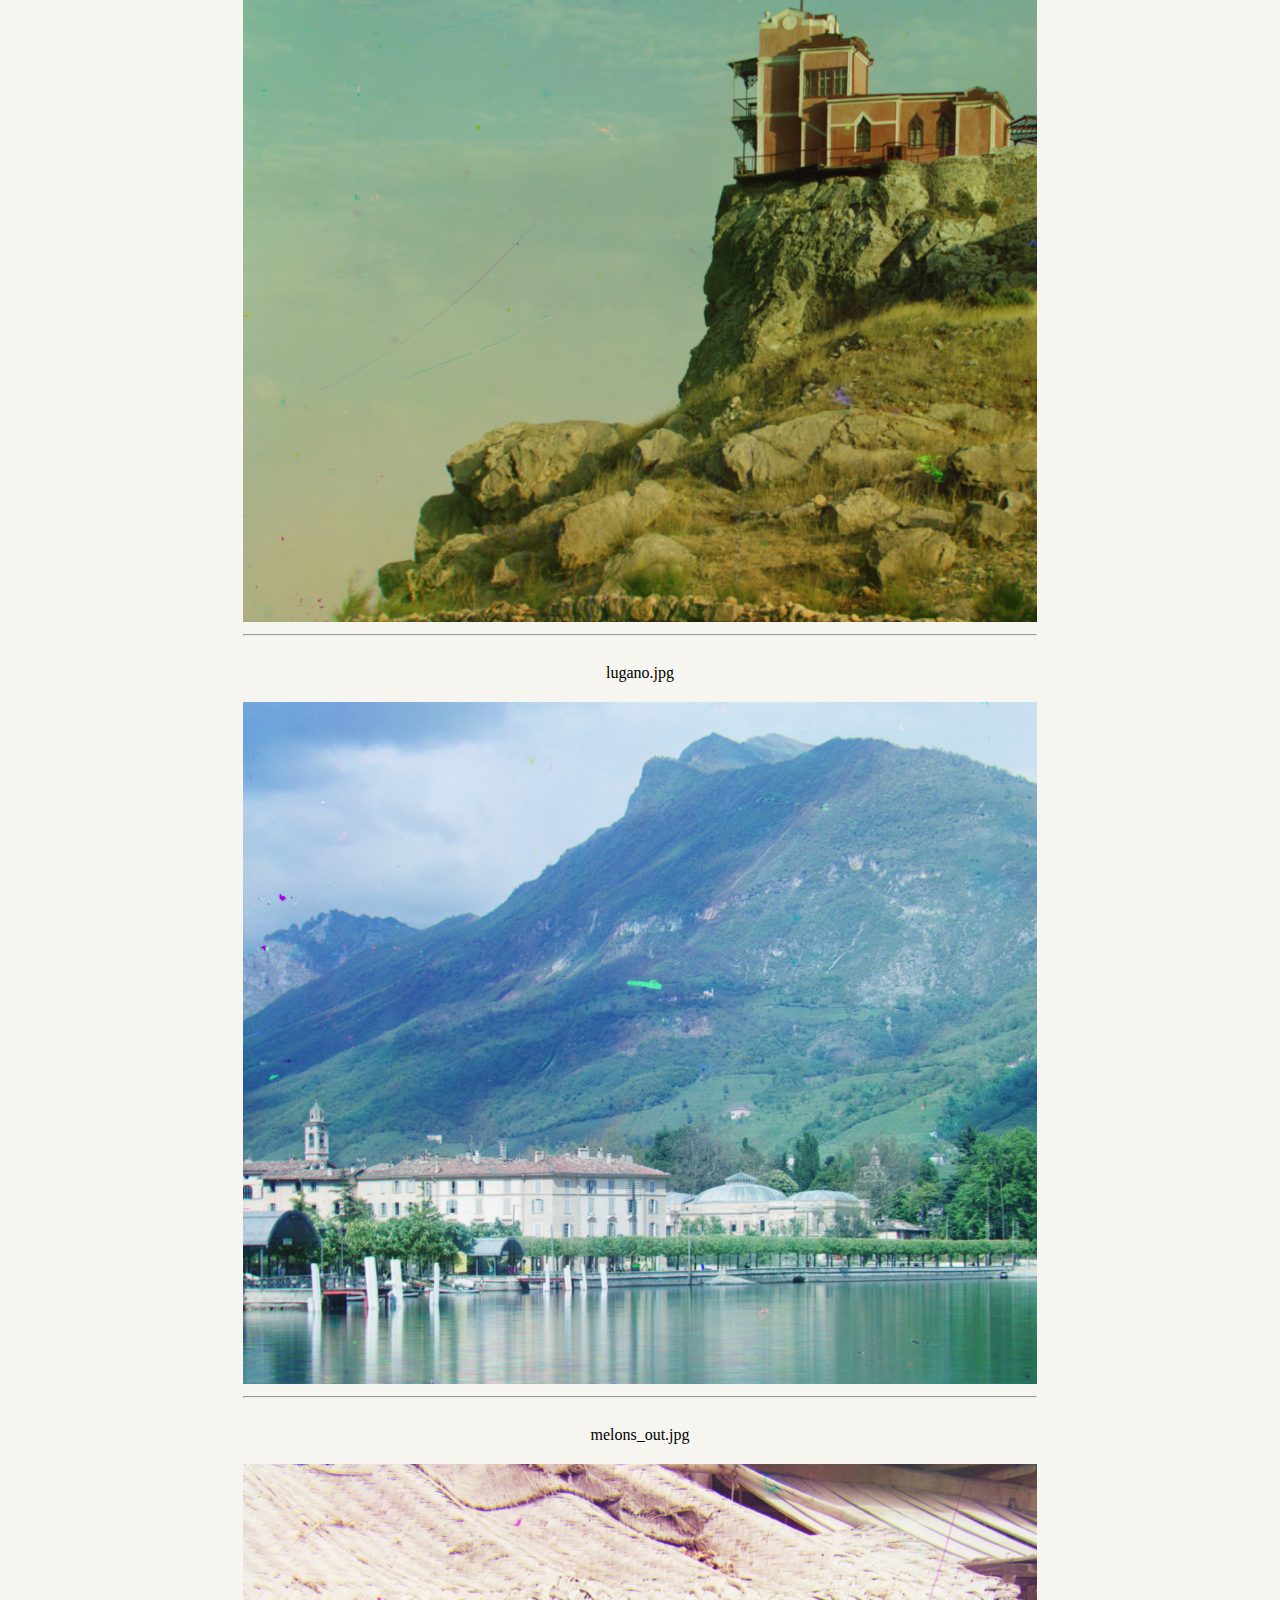
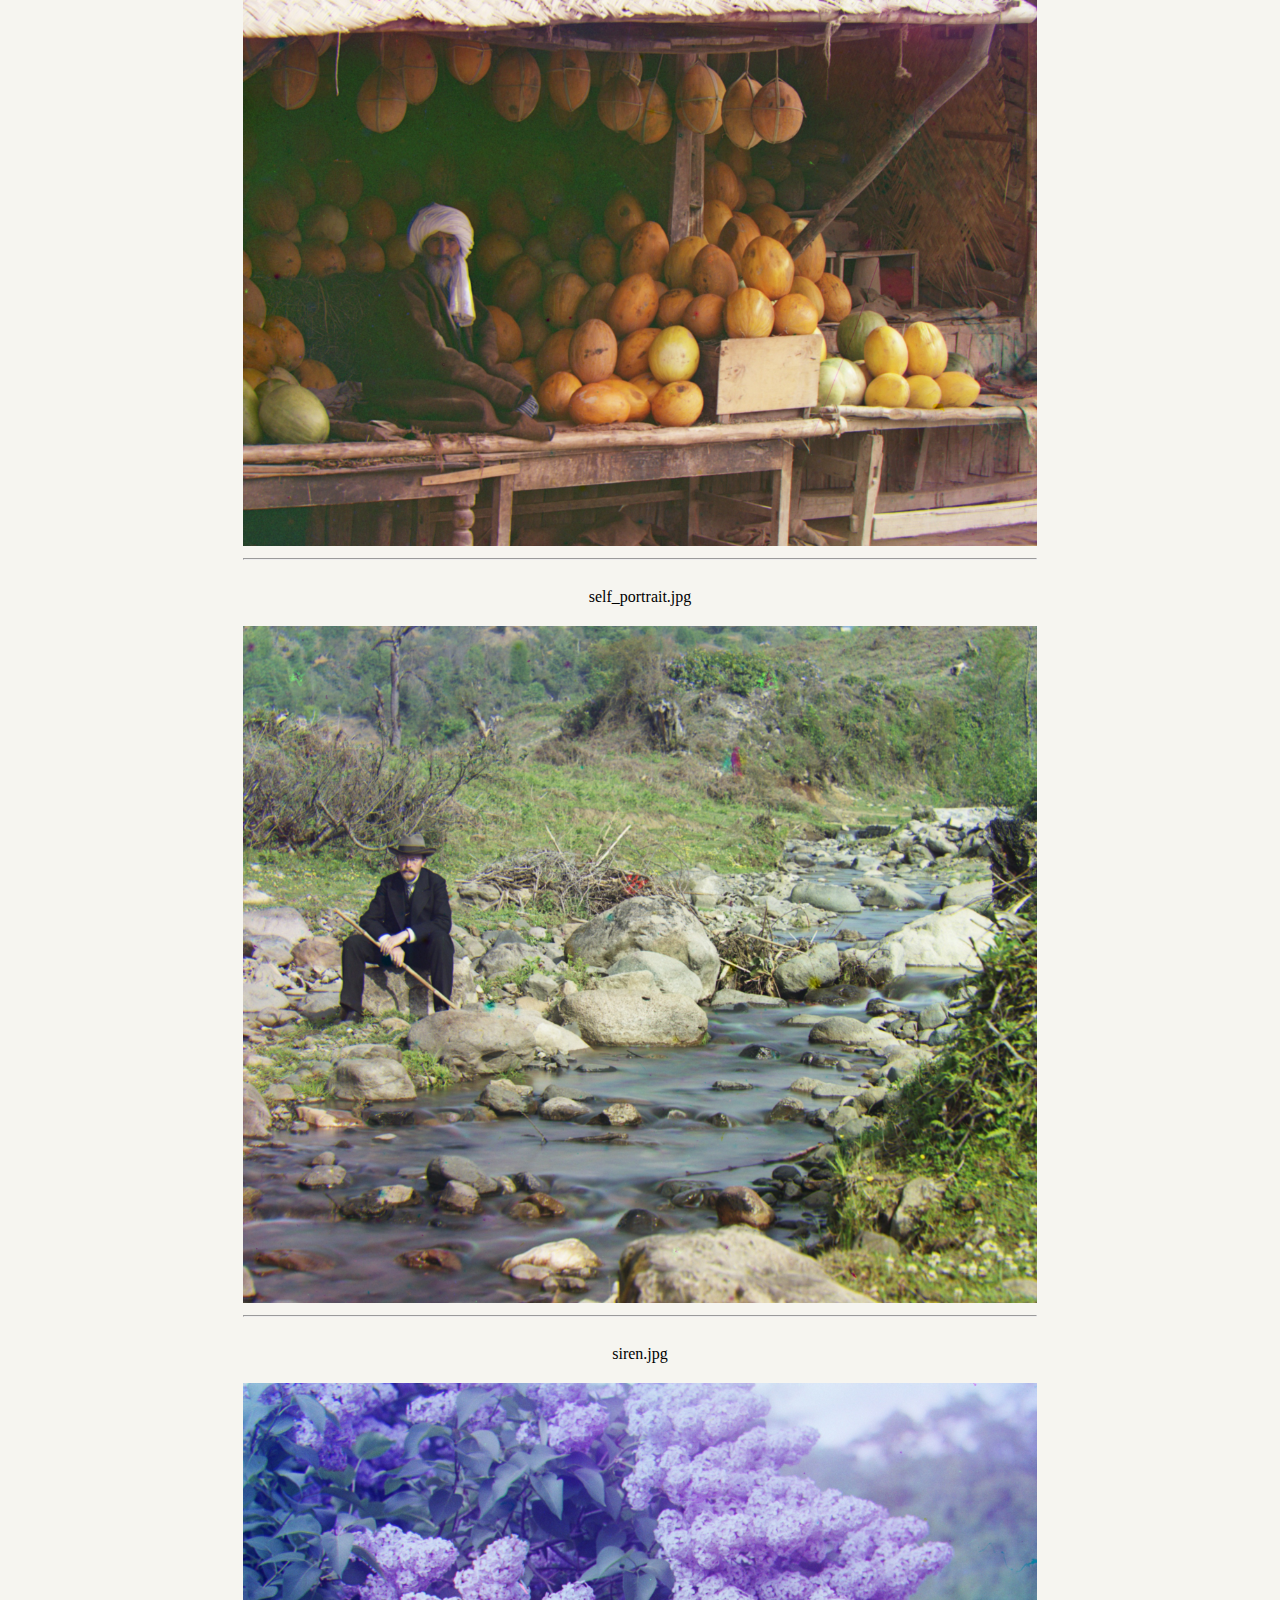
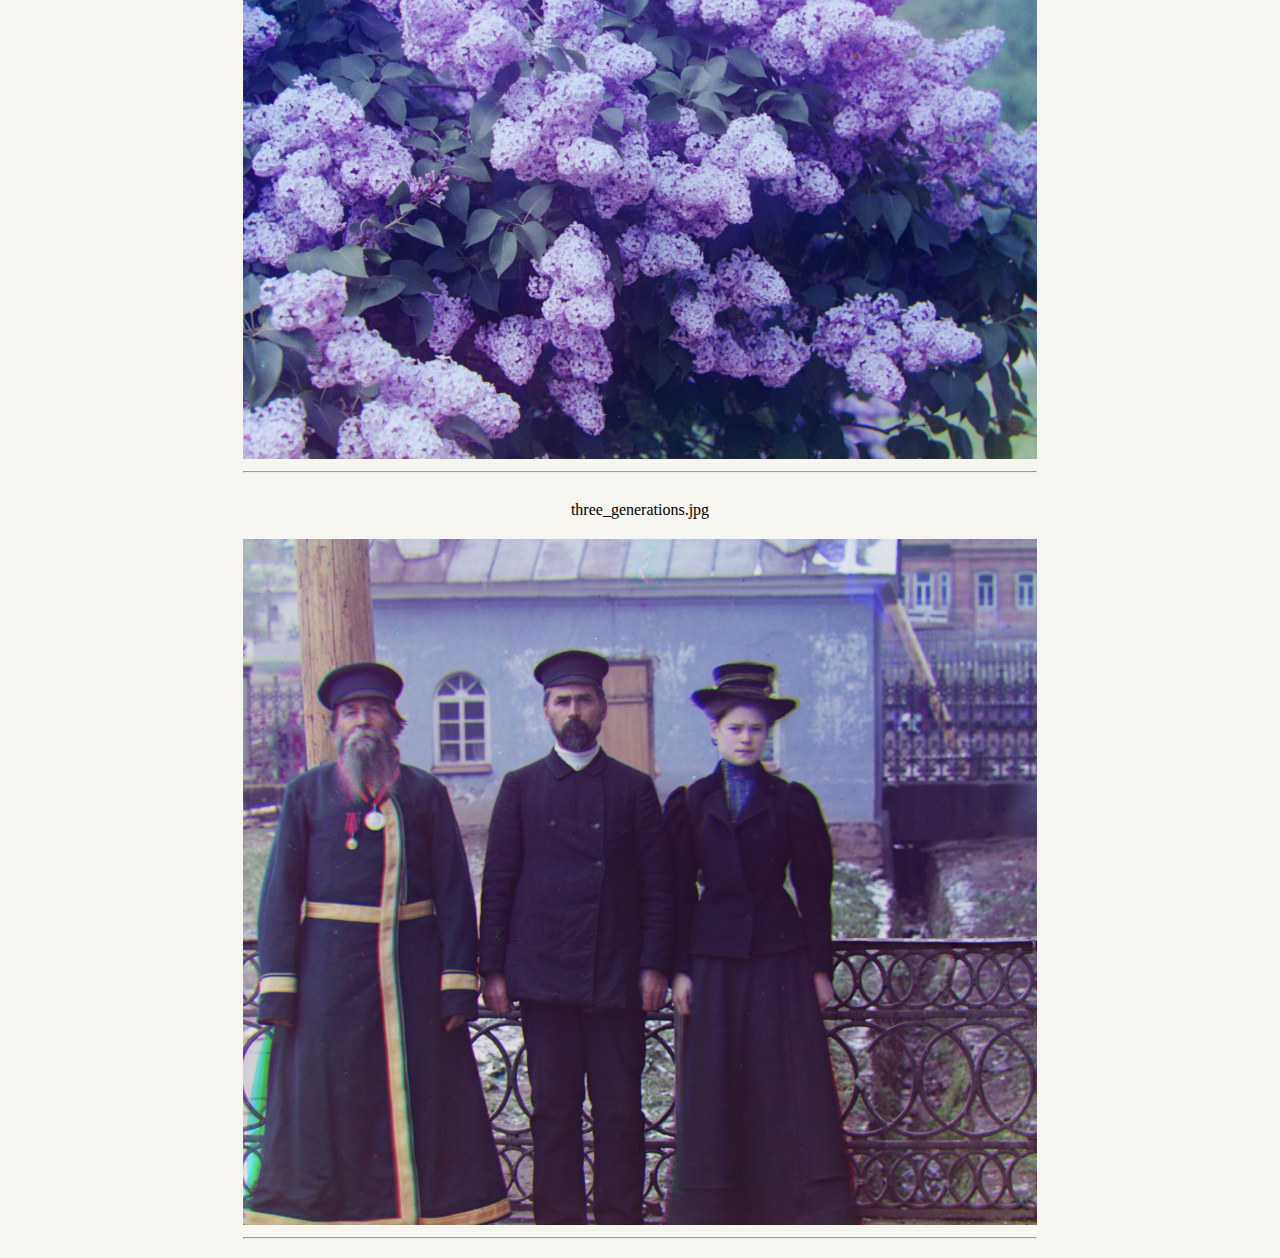
<file: 1/image_gallery.html>
<!DOCTYPE html>
<html>

<head>
    <meta charset="UTF-8">
    <title>Project 1</title>
    <style>
        body {
            background-color: #f6f5f0;
        }
    </style>
</head>

<body>
    <table align="center" width="800px" border="0px">
        <tr>
            <td align="center">
                <h1>Project 1</h1>
                <hr>
            </td>
        </tr>

        <!--      image 1     -->
        <tr>
            <td align="center">
                <p>cathedral.jpg</p>
            </td>
        </tr>
        <tr>
            <td>
                <img src="single/cathedral_out.jpg" width="100%" />
                <hr>
            </td>
        </tr>
        <!--      image 2     -->
        <tr>
            <td align="center">
                <p>monastery.jpg</p>
            </td>
        </tr>
        <tr>
            <td>
                <img src="single/monastery_out.jpg" width="100%" />
                <hr>
            </td>
        </tr>
        <!--      image 3     -->
        <tr>
            <td align="center">
                <p>tobolsk.jpg</p>
            </td>
        </tr>
        <tr>
            <td>
                <img src="single/tobolsk_out.jpg" width="100%" />
                <hr>
            </td>
        </tr>
        <!--      image 1     -->
        <tr>
            <td align="center">
                <p>church.jpg</p>
            </td>
        </tr>
        <tr>
            <td>
                <img src="multi/church_out.jpg" width="100%" />
                <hr>
            </td>
        </tr>
        <!--      image 2     -->
        <tr>
            <td align="center">
                <p>emir.jpg</p>
            </td>
        </tr>
        <tr>
            <td>
                <img src="multi/emir_out.jpg" width="100%" />
                <hr>
            </td>
        </tr>
        <!--      image 3     -->
        <tr>
            <td align="center">
                <p>harvesters.jpg</p>
            </td>
        </tr>
        <tr>
            <td>
                <img src="multi/harvesters_out.jpg" width="100%" />
                <hr>
            </td>
        </tr>
        <!--      image 4     -->
        <tr>
            <td align="center">
                <p>icon.jpg</p>
            </td>
        </tr>
        <tr>
            <td>
                <img src="multi/icon_out.jpg" width="100%" />
                <hr>
            </td>
        </tr>
        <!--      image 5     -->
        <tr>
            <td align="center">
                <p>italil.jpg</p>
            </td>
        </tr>
        <tr>
            <td>
                <img src="multi/italil_out.jpg" width="100%" />
                <hr>
            </td>
        </tr>
        <!--      image 6     -->
        <tr>
            <td align="center">
                <p>lastochikino.jpg</p>
            </td>
        </tr>
        <tr>
            <td>
                <img src="multi/lastochikino_out.jpg" width="100%" />
                <hr>
            </td>
        </tr>

        <!--      image 7     -->
        <tr>
            <td align="center">
                <p>lugano.jpg</p>
            </td>
        </tr>
        <tr>
            <td>
                <img src="multi/lugano_out.jpg" width="100%" />
                <hr>
            </td>
        </tr>


        <!--      image 8     -->
        <tr>
            <td align="center">
                <p>melons_out.jpg</p>
            </td>
        </tr>
        <tr>
            <td>
                <img src="multi/melons_out.jpg" width="100%" />
                <hr>
            </td>
        </tr>


        <!--      image 9     -->
        <tr>
            <td align="center">
                <p>self_portrait.jpg</p>
            </td>
        </tr>
        <tr>
            <td>
                <img src="multi/self_portrait_out.jpg" width="100%" />
                <hr>
            </td>
        </tr>


        <!--      image 10     -->
        <tr>
            <td align="center">
                <p>siren.jpg</p>
            </td>
        </tr>
        <tr>
            <td>
                <img src="multi/siren_out.jpg" width="100%" />
                <hr>
            </td>
        </tr>

        <!--      image 11     -->
        <tr>
            <td align="center">
                <p>three_generations.jpg</p>
            </td>
        </tr>
        <tr>
            <td>
                <img src="multi/three_generations_out.jpg" width="100%" />
                <hr>
            </td>
        </tr>
    </table>

</body>

</html>
</file>
<file: 2/2.css>
* {
    margin: 0;
    padding: 0;
    font-family: Verdana, sans-serif;
}

body {
    padding: 10px;
    background-color: #FFF;

    /* 居中，宽度1000px */
    max-width: 1200px;
    margin: auto;

    line-height: 1.6;
}

p {
    margin: 10px;
}

pre {
    font-family: 'JetBrains Mono', monospace;
}

.equation {
    font-weight: bold;
    text-align: center;
}

.paper {
    background-color: white;
    border: 1px solid #ddd;
    box-shadow: 0px 0px 10px rgba(0, 0, 0, 0.2);
    padding: 40px;
}

.header {
    /* border: 1px solid #f30707; */
    text-align: center;
}

.header h1 {
    /* border: 1px solid #0F0; */
    margin-bottom: 10px;
    color: black;
}

.header p {
    color: #44A;
    /* border: 1px solid #00F; */
    margin-bottom: 10px;
    
}

.sep-line {
    margin: 20px 0px;
    color: #44A;
}

section>h1 {
    font-size: 26px;
    background-color: #DEF;
    border-left: 5px solid #44A;
    padding: 10px;
    margin-bottom: 10px;
}

section>h2 {
    color: #46a;
    font-size: 20px;
    padding: 10px;
    margin-bottom: 10px;
}

section>h5 {
    font-size: 18px;
    margin: 2px 10px;

}



/* 图片行 */
.image-container {
    /* border: 1px dotted #00F; */
    display: flex;
    flex-flow: row wrap;
    justify-content: center;
    column-gap: 20px;
    margin-top: 10px;
    margin-bottom: 10px;
}

/* 图片框 = 图片 + 下方标题 */
.image-item {
    display: flex;
    flex-direction: column;
    flex-wrap: nowrap;
    justify-content: flex-start;
    align-items: center;

    /* border-radius: 20px; */
    /* background-color: white; */
    /* border: 1px solid #0F0; */
}

/* 图片框 图片 */
img {
    /* border: 2px solid #0FF; */
    width: 300px;
    /* height: 300px; */
    object-fit: contain;
}

/* 图片框  标题 */
.image-container p {
    text-align: center;
    margin: 2px;
    border: 1px dotted #0FF;
    font-weight: bold;
}
</file>
